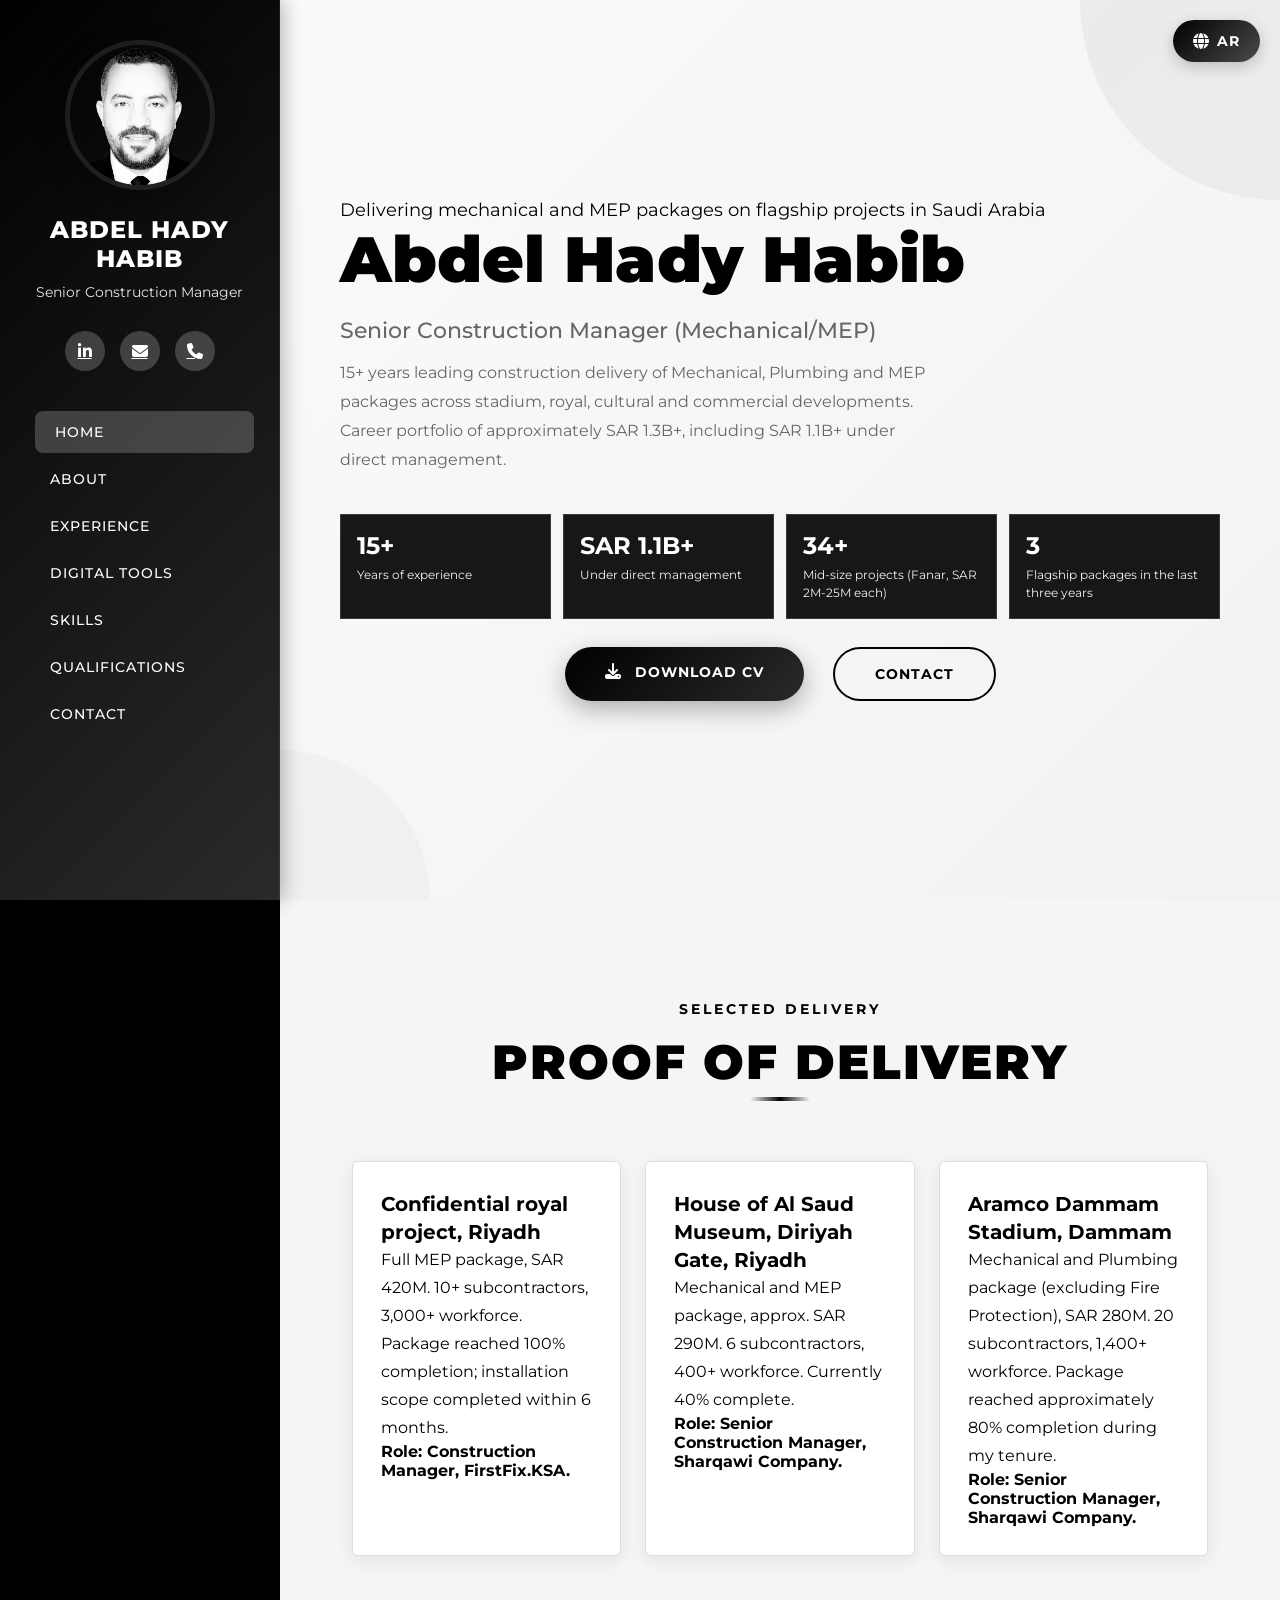
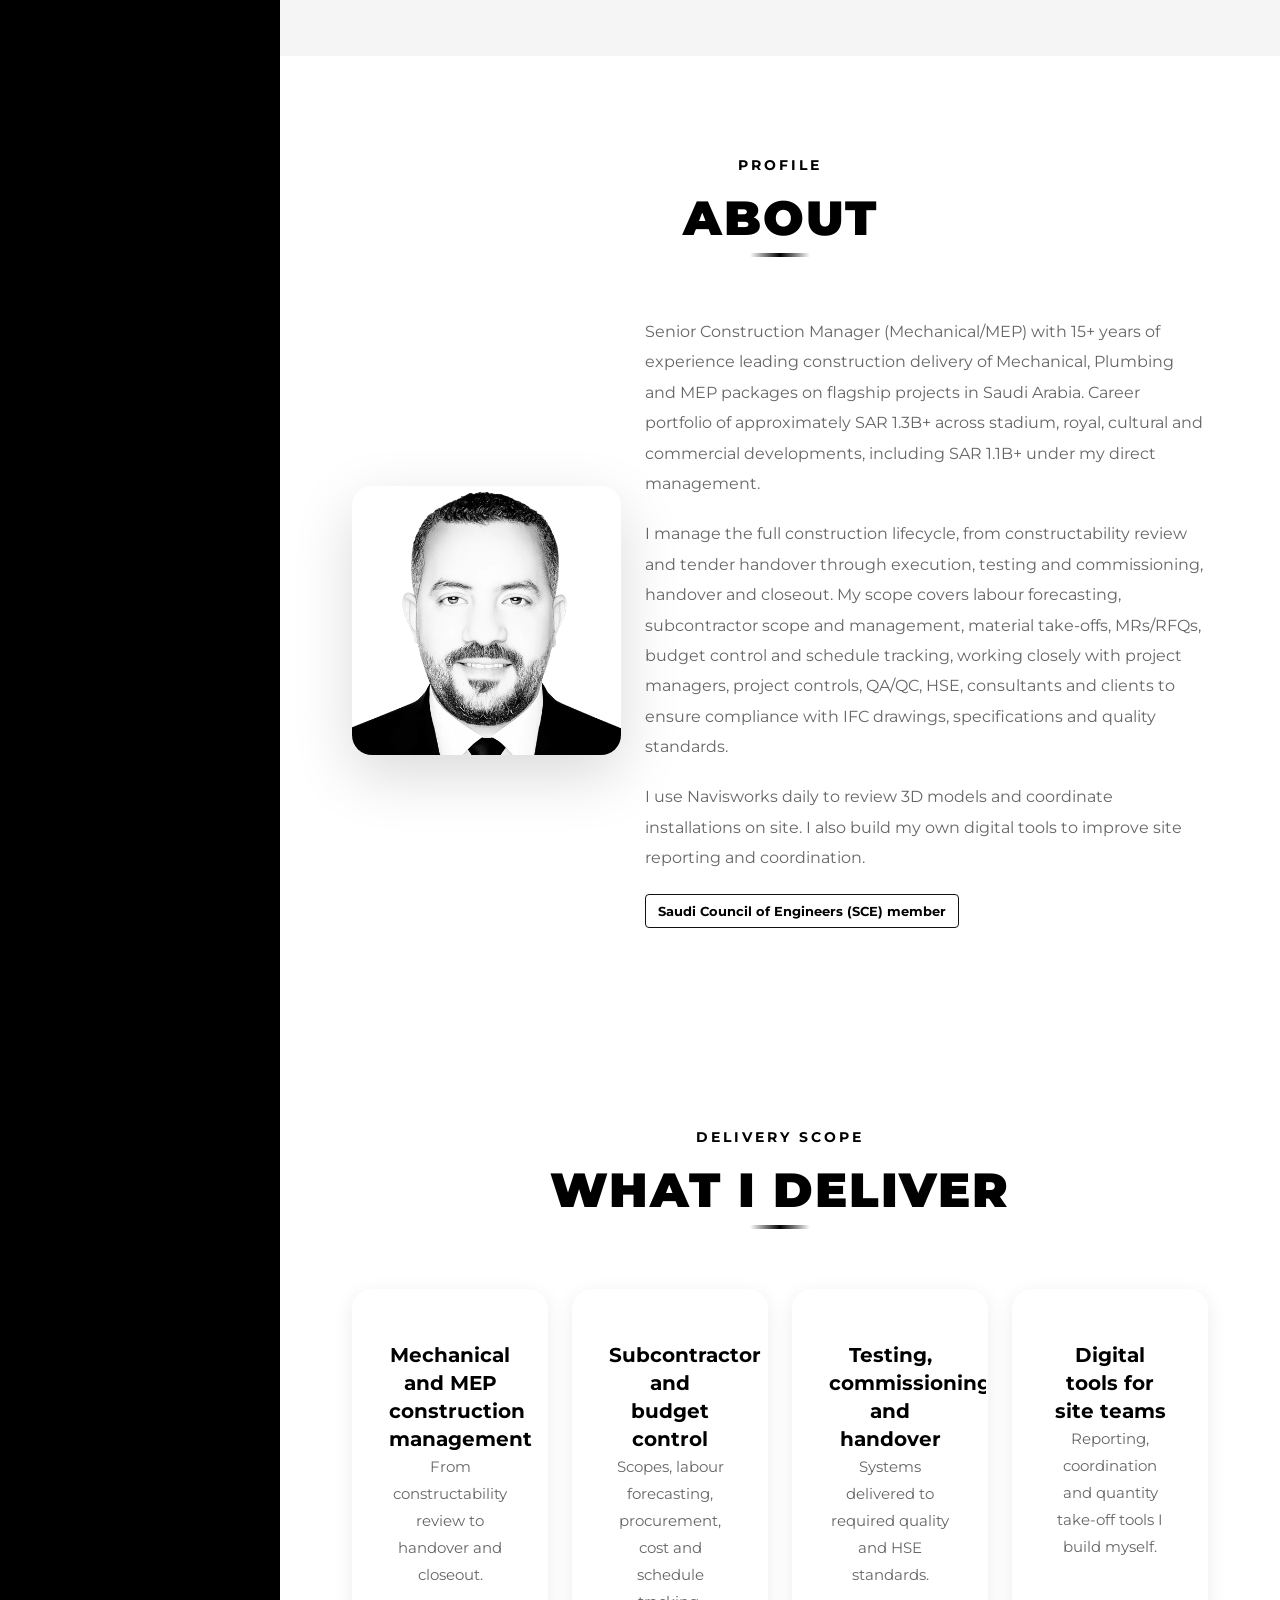
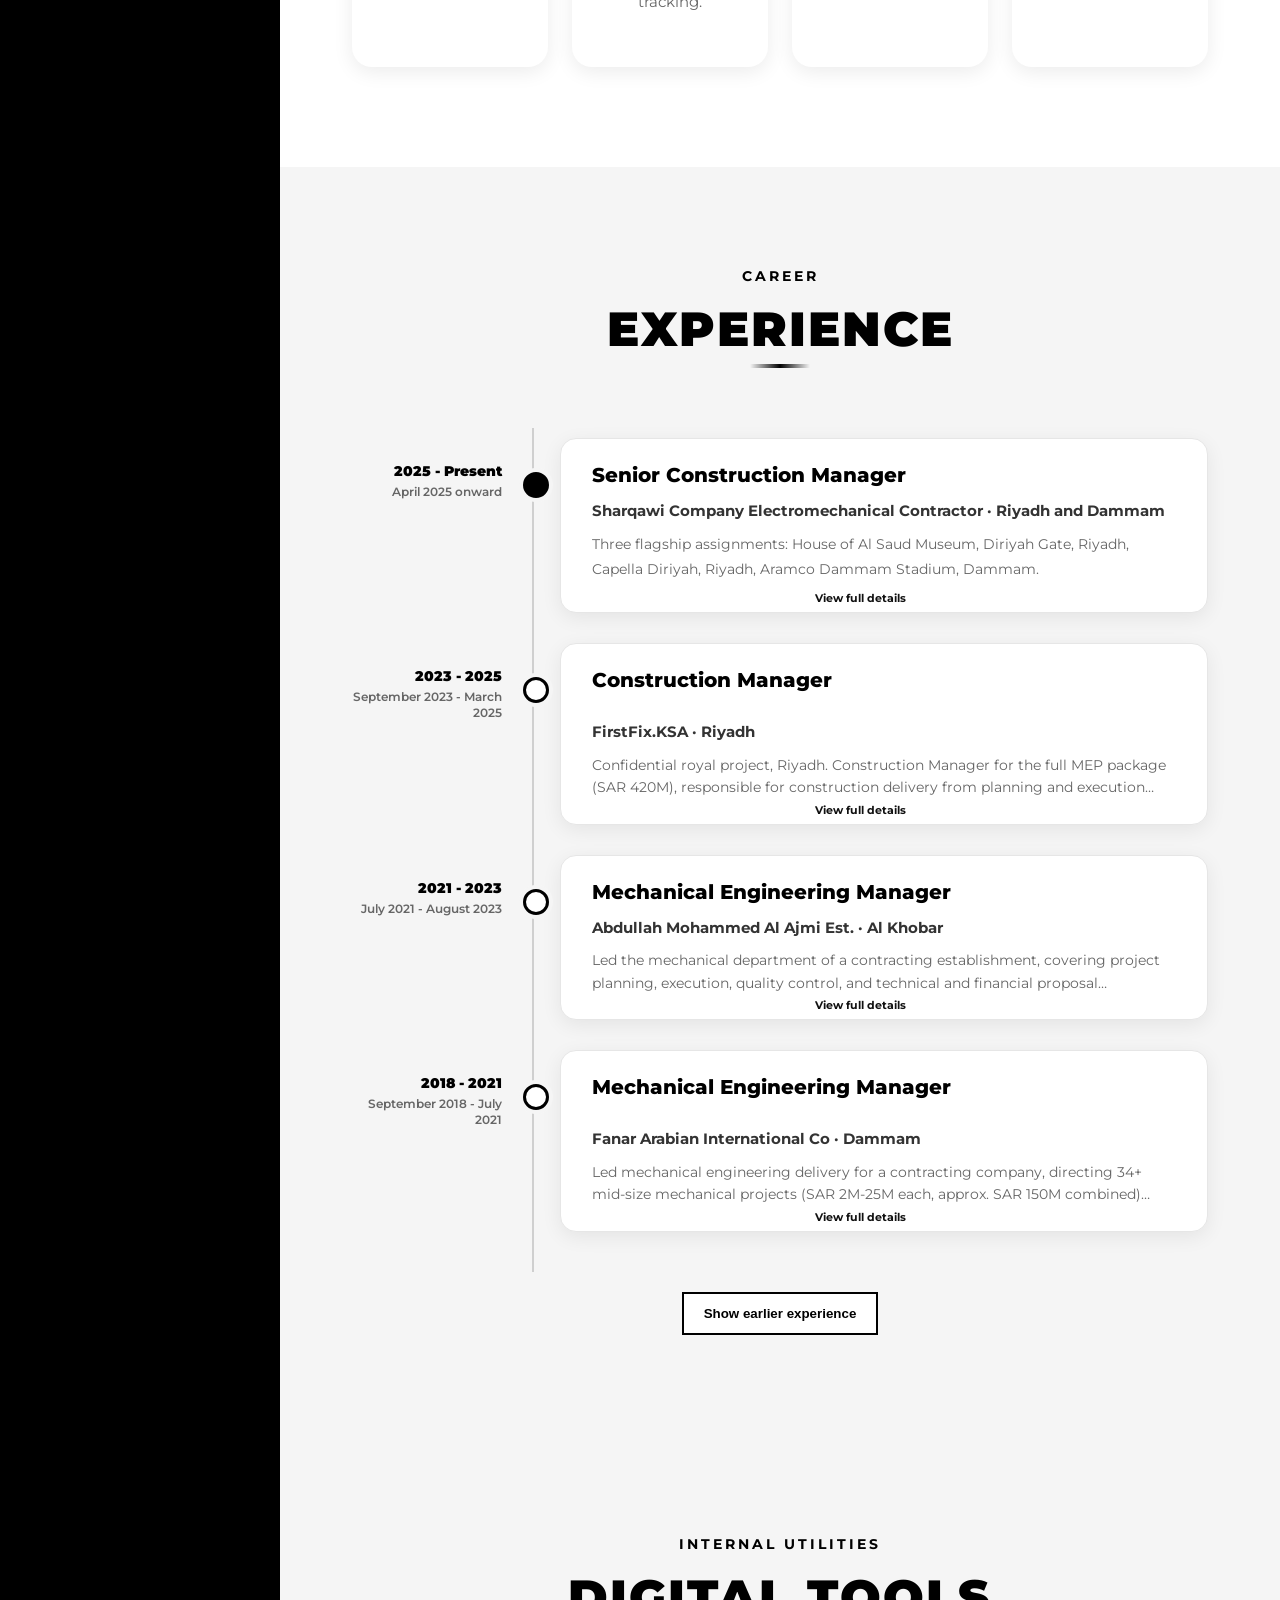
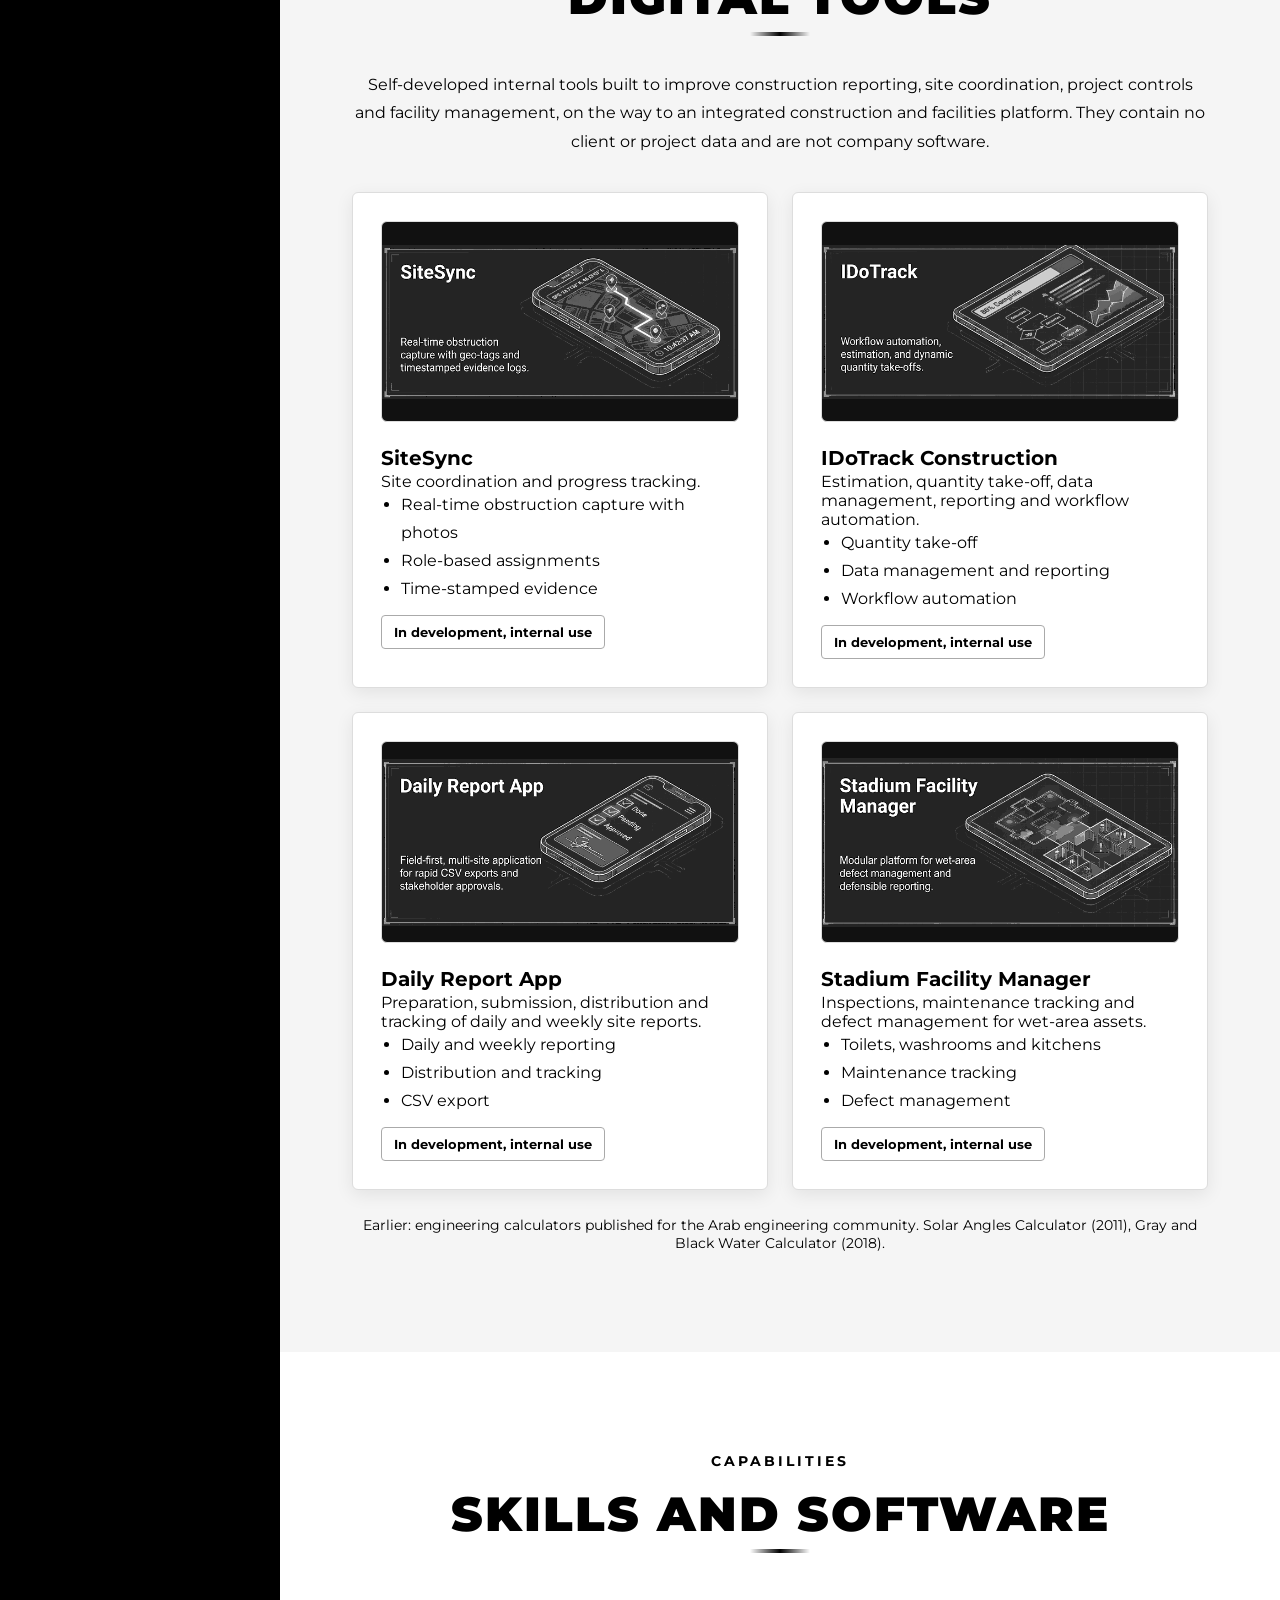
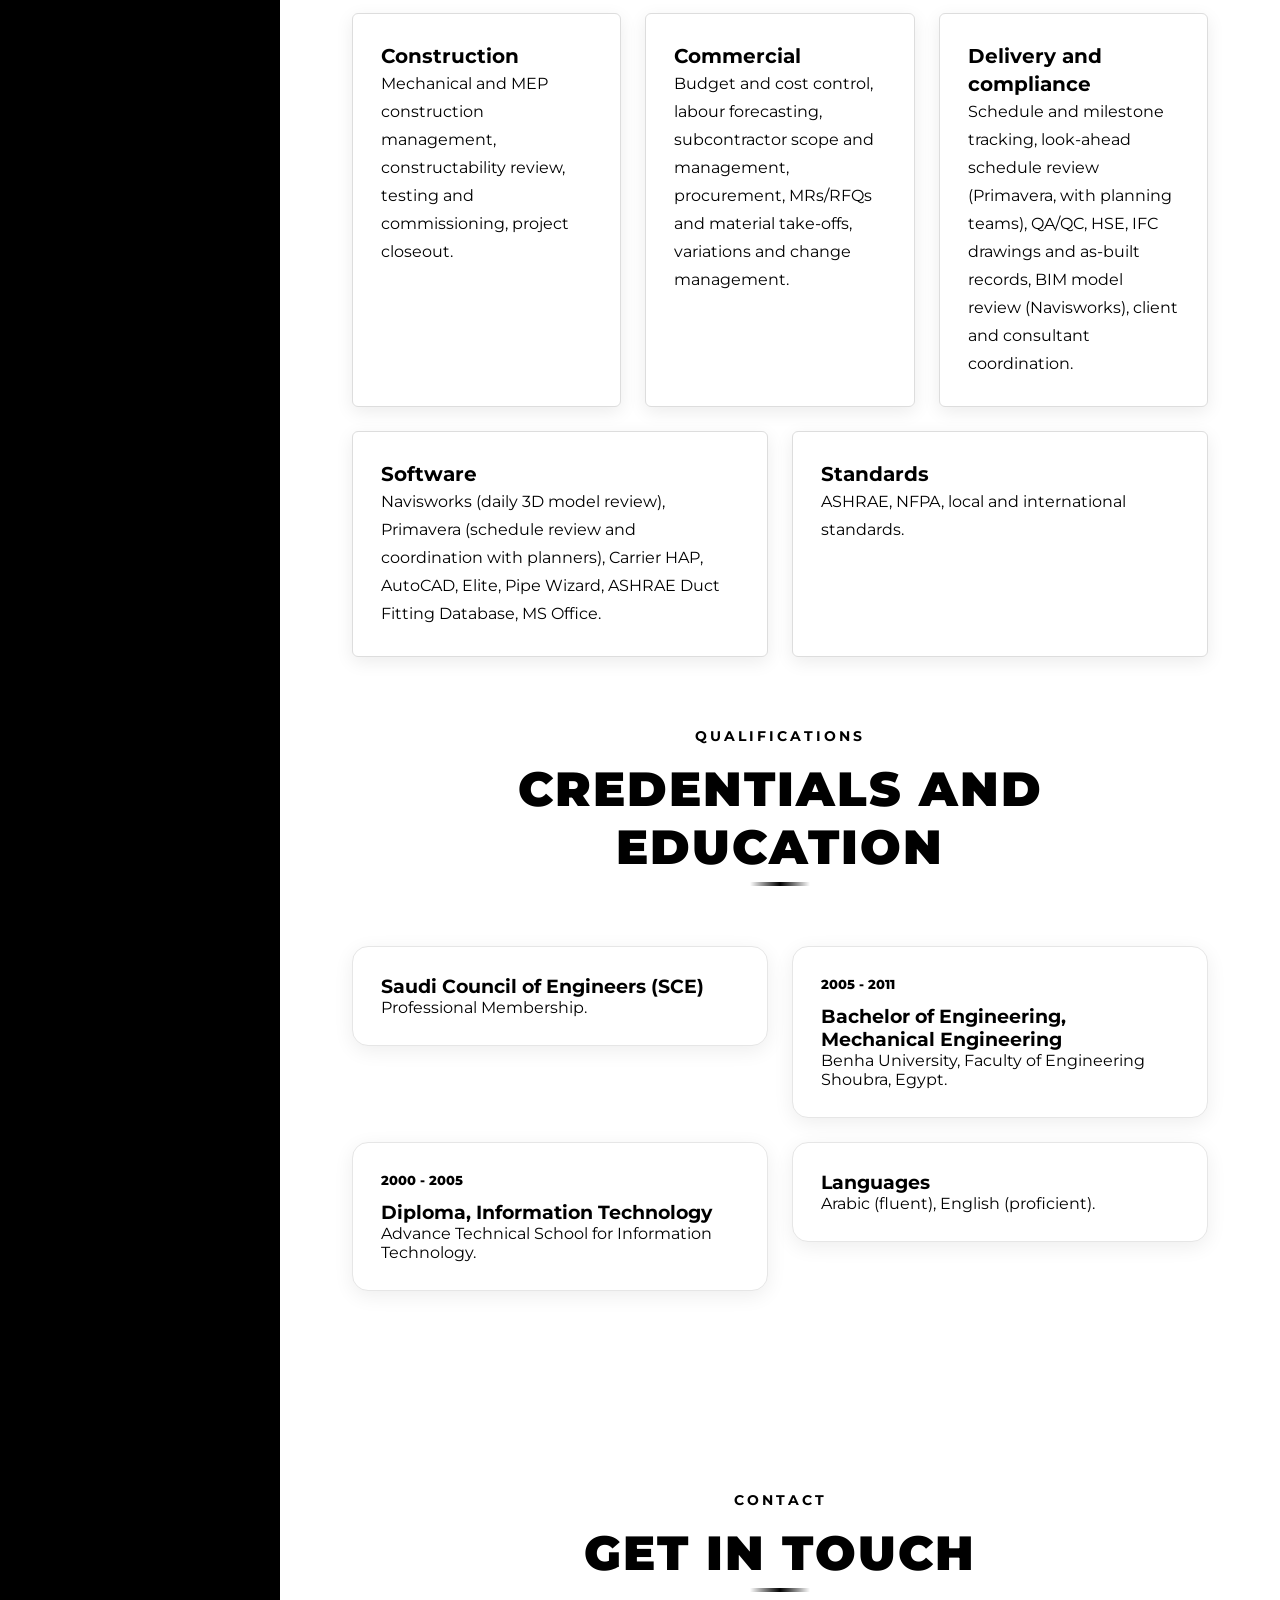
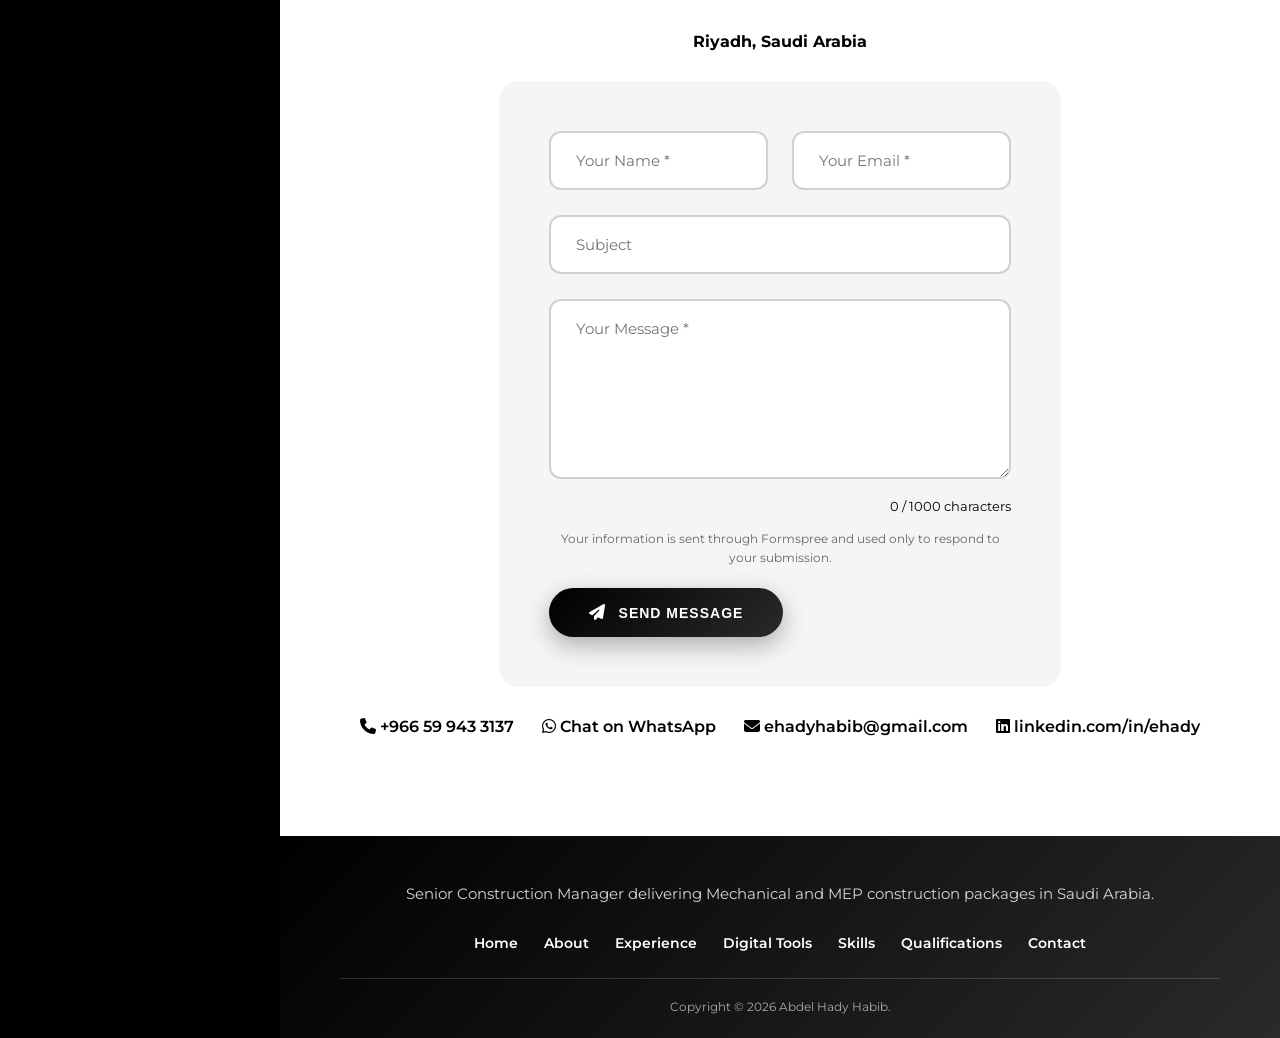
<file: index.html>
<!DOCTYPE html>
<html lang="en">

<head>
    <meta charset="UTF-8">
    <meta name="viewport" content="width=device-width, initial-scale=1.0">
    <title>Abdel Hady Habib | Senior Construction Manager - Mechanical &amp; MEP</title>
    <meta name="description"
        content="Senior Construction Manager in Riyadh, Saudi Arabia, with 15+ years delivering Mechanical and MEP packages and SAR 1.1B+ under direct management.">
    <meta name="author" content="Abdel Hady Habib">
    <meta name="google-site-verification" content="8cYqqci9CVz_u6QqDLPNBThMYgjhyH_rwl_AHP4Nfyo" />
    <meta name="robots" content="index, follow">

    <!-- DNS Prefetch for Faster CDN Loading -->
    <link rel="dns-prefetch" href="https://fonts.googleapis.com">
    <link rel="dns-prefetch" href="https://formspree.io">
    <link rel="dns-prefetch" href="https://formspree.io">

    <!-- Preload Critical Resources -->
    <link rel="preload" href="facephoto.png" as="image">
    <link rel="preconnect" href="https://fonts.googleapis.com">
    <link rel="preconnect" href="https://fonts.gstatic.com" crossorigin>

    <!-- Canonical and language URLs -->
    <link rel="canonical" href="https://ehady.co/">
    <link rel="alternate" hreflang="en" href="https://ehady.co/">
    <link rel="alternate" hreflang="ar" href="https://ehady.co/ar/">
    <link rel="alternate" hreflang="x-default" href="https://ehady.co/">

    <!-- Open Graph Meta Tags -->
    <meta property="og:title" content="Abdel Hady Habib | Senior Construction Manager - Mechanical &amp; MEP">
    <meta property="og:description"
        content="Senior Construction Manager in Riyadh, Saudi Arabia, with 15+ years delivering Mechanical and MEP packages and SAR 1.1B+ under direct management.">
    <meta property="og:type" content="website">
    <meta property="og:url" content="https://ehady.co/">
    <meta property="og:image" content="https://ehady.co/images/og-cover.png">
    <meta property="og:image:width" content="1200">
    <meta property="og:image:height" content="630">
    <meta property="og:image:alt" content="Abdel Hady Habib, Senior Construction Manager for Mechanical and MEP projects in Saudi Arabia">
    <meta property="og:site_name" content="Abdel Hady Habib Portfolio">
    <meta property="og:locale" content="en_US">
    <meta property="og:locale:alternate" content="ar_SA">

    <!-- Twitter Card Meta Tags -->
    <meta name="twitter:card" content="summary_large_image">
    <meta name="twitter:title" content="Abdel Hady Habib | Senior Construction Manager - Mechanical &amp; MEP">
    <meta name="twitter:description" content="15+ years delivering Mechanical and MEP packages in Saudi Arabia, with SAR 1.1B+ under direct management.">
    <meta name="twitter:image" content="https://ehady.co/images/og-cover.png">
    <meta name="twitter:image:alt" content="Abdel Hady Habib, Senior Construction Manager for Mechanical and MEP projects">

    <!-- Favicons -->
    <link rel="icon" type="image/svg+xml" href="images/icons/favicon.svg">
    <link rel="icon" type="image/png" sizes="32x32" href="images/icons/favicon-32.png">
    <link rel="apple-touch-icon" sizes="180x180" href="images/icons/apple-touch-icon.png">
    <meta name="theme-color" content="#000000">

    <link rel="preload" href="assets/fonts/fa-solid-900.woff2" as="font" type="font/woff2" crossorigin>
    <link rel="preload" href="assets/fonts/fa-brands-400.woff2" as="font" type="font/woff2" crossorigin>
    <link href="assets/fontawesome.css" rel="stylesheet">
    <!-- English font only; Arabic font is loaded by /ar/. -->
    <link href="https://fonts.googleapis.com/css2?family=Montserrat:wght@400;700;900&display=swap"
        rel="stylesheet">

    <!-- Schema.org Structured Data -->
    <script type="application/ld+json">
    {
        "@context": "https://schema.org",
        "@graph": [
            {
                "@type": "Person",
                "@id": "https://ehady.co/#person",
                "name": "Abdel Hady Habib",
                "jobTitle": "Senior Construction Manager (Mechanical/MEP)",
                "description": "Senior Construction Manager in Riyadh, Saudi Arabia, with 15+ years delivering Mechanical, Plumbing and MEP construction packages.",
                "url": "https://ehady.co/",
                "image": "https://ehady.co/facephoto.png",
                "email": "ehadyhabib@gmail.com",
                "telephone": "+966599433137",
                "address": {
                    "@type": "PostalAddress",
                    "addressLocality": "Riyadh",
                    "addressCountry": "SA"
                },
                "sameAs": [
                    "https://www.linkedin.com/in/ehady/"
                ],
                "alumniOf": {
                    "@type": "EducationalOrganization",
                    "name": "Benha University, Faculty of Engineering Shoubra"
                },
                "knowsAbout": [
                    "Mechanical construction management",
                    "MEP construction management",
                    "Constructability review",
                    "Testing and commissioning",
                    "Subcontractor management",
                    "Budget and cost control",
                    "QA/QC",
                    "HSE",
                    "Navisworks",
                    "ASHRAE",
                    "NFPA"
                ],
                "hasOccupation": {
                    "@type": "Occupation",
                    "name": "Senior Construction Manager",
                    "occupationalCategory": "Engineering and Architecture"
                }
            },
            {
                "@type": "WebSite",
                "@id": "https://ehady.co/#website",
                "url": "https://ehady.co/",
                "name": "Abdel Hady Habib Portfolio",
                "inLanguage": ["en", "ar"],
                "about": { "@id": "https://ehady.co/#person" },
                "publisher": { "@id": "https://ehady.co/#person" }
            }
        ]
    }
    </script>

    <!-- Google Analytics 4 loads after interaction or an idle fallback. -->
    <script>
        window.dataLayer = window.dataLayer || [];
        function gtag(){dataLayer.push(arguments);}
        function loadAnalytics() {
            if (document.getElementById('ga4-script')) return;
            const script = document.createElement('script');
            script.id = 'ga4-script';
            script.async = true;
            script.src = 'https://www.googletagmanager.com/gtag/js?id=G-8WTLEH9H13';
            document.head.appendChild(script);
            gtag('js', new Date());
            gtag('config', 'G-8WTLEH9H13', {
                'send_page_view': true,
                'cookie_flags': 'SameSite=None;Secure'
            });
        }
        ['pointerdown', 'keydown', 'touchstart'].forEach(eventName => {
            window.addEventListener(eventName, loadAnalytics, { once: true, passive: true });
        });
        window.setTimeout(loadAnalytics, 10000);
    </script>

    <!-- Manual Translation System (No external dependencies) -->

    <style>
        :root {
            --primary-color: #000000;
            --secondary-color: #1a1a1a;
            --accent-color: #4a4a4a;
            --text-dark: #000000;
            --text-light: #666666;
            --bg-light: #f5f5f5;
        }

        * {
            margin: 0;
            padding: 0;
            box-sizing: border-box;
        }

        /* Lightweight Grid & Layout Helpers (replaces Bootstrap CSS) */
        .container, .container-fluid { width: 100%; margin-inline: auto; padding-inline: 12px; }
        .container { max-width: 1140px; }
        .row { --gx: 1.5rem; --gy: 0; display: flex; flex-wrap: wrap; margin-top: calc(-1 * var(--gy)); margin-inline: calc(-.5 * var(--gx)); }
        .row > * { flex: 0 0 auto; width: 100%; max-width: 100%; padding-inline: calc(.5 * var(--gx)); margin-top: var(--gy); }
        .g-4 { --gx: 1.5rem; --gy: 1.5rem; }
        .align-items-center { align-items: center; }
        .justify-content-center { justify-content: center; }
        .text-center { text-align: center; }
        .mb-4 { margin-bottom: 1.5rem; }
        .visually-hidden { position: absolute !important; width: 1px !important; height: 1px !important; padding: 0 !important; margin: -1px !important; overflow: hidden !important; clip: rect(0, 0, 0, 0) !important; white-space: nowrap !important; border: 0 !important; }
        .me-2 { margin-inline-end: .5rem; }
        @media (min-width: 768px) { .col-md-6 { width: 50%; } }
        @media (min-width: 992px) { .col-lg-3 { width: 25%; } .col-lg-4 { width: 33.3333%; } .col-lg-6 { width: 50%; } .col-lg-8 { width: 66.6667%; } .mb-lg-0 { margin-bottom: 0; } }
        .services-section { background: #fff; }
        .projects-section { background: var(--bg-light); }

        html {
            scroll-behavior: smooth;
            height: 100%;
        }

        /* Reduced Motion Support for Accessibility */
        @media (prefers-reduced-motion: reduce) {
            *,
            *::before,
            *::after {
                animation-duration: 0.01ms !important;
                animation-iteration-count: 1 !important;
                transition-duration: 0.01ms !important;
            }
            
            html {
                scroll-behavior: auto;
            }
        }

        body {
            font-family: 'Montserrat', sans-serif;
            color: var(--text-dark);
            overflow-x: hidden;
            background: #000000;
            margin: 0;
            padding: 0;
            min-height: 100vh;
            height: 100%;
            transition: direction 0.3s ease;
            width: 100%;
            max-width: 100vw;
        }

        /* Arabic Font */
        html[lang="ar"] body {
            font-family: 'Noto Sans Arabic', 'Montserrat', sans-serif;
        }

        html[lang="ar"] body *:not(i):not(.fa):not(.fas):not(.fab):not(.far):not(.fal) {
            font-family: 'Noto Sans Arabic', 'Montserrat', sans-serif;
        }

        html[lang="ar"] .hero-content h1 {
            font-weight: 700;
            letter-spacing: 0;
        }

        html[lang="ar"] .profile-name,
        html[lang="ar"] .nav-menu a {
            letter-spacing: 0;
        }

        /* Keep Font Awesome icons working in both languages */
        i.fa,
        i.fas,
        i.fab,
        i.far,
        i.fal,
        .fa,
        .fas,
        .fab,
        .far,
        .fal {
            font-family: 'Font Awesome 6 Free', 'Font Awesome 6 Brands' !important;
            font-weight: 900 !important;
        }
        
        i.fab {
            font-family: 'Font Awesome 6 Brands' !important;
            font-weight: 400 !important;
        }

        /* RTL Support for Arabic */
        body.rtl {
            direction: rtl;
            text-align: right;
            overflow-x: hidden;
            max-width: 100vw;
        }

        body.rtl .sidebar {
            left: auto;
            right: 0;
            border-right: none;
            border-left: 1px solid rgba(255, 255, 255, 0.1);
            box-shadow: -2px 0 20px rgba(0, 0, 0, 0.3);
        }

        body.rtl .main-content {
            margin-left: 0;
            margin-right: 280px;
            max-width: calc(100vw - 280px);
        }

        body.rtl .footer {
            margin-left: 0;
            margin-right: 280px;
        }

        body.rtl .menu-toggle {
            left: auto;
            right: 20px;
        }

        body.rtl .language-toggle {
            right: auto;
            left: 20px;
        }

        body.rtl .nav-menu a:hover,
        body.rtl .nav-menu a.active {
            transform: translateX(-5px);
        }

        body.rtl .section-title h2::after {
            left: auto;
            right: 0;
        }

        body.rtl .hero-content {
            text-align: right;
        }

        body.rtl .btn-primary-custom,
        body.rtl .btn-outline-custom {
            margin-right: 0;
            margin-left: 15px;
        }

        body.rtl .btn-primary-custom i,
        body.rtl .btn-outline-custom i {
            margin-right: 0;
            margin-left: 8px;
        }

        body.rtl .timeline-item {
            text-align: right;
        }

        body.rtl .service-card {
            text-align: right;
        }

        /* RTL Support for Services Section - Center alignment */
        body.rtl .services-section .service-card {
            text-align: center !important;
        }

        body.rtl .services-section .service-card i {
            margin: 0 auto !important;
        }

        body.rtl .services-section .service-card h4,
        body.rtl .services-section .service-card p {
            text-align: center !important;
        }

        /* Visually Hidden Class for Screen Readers */
        .visually-hidden {
            position: absolute !important;
            width: 1px !important;
            height: 1px !important;
            padding: 0 !important;
            margin: -1px !important;
            overflow: hidden !important;
            clip: rect(0, 0, 0, 0) !important;
            white-space: nowrap !important;
            border: 0 !important;
        }

        /* Sidebar Profile */
        .sidebar {
            position: fixed;
            left: 0;
            top: 0;
            width: 280px;
            height: 100vh;
            background: linear-gradient(135deg, #000000 0%, #2a2a2a 100%);
            padding: 40px 30px;
            color: #fff;
            z-index: 1000;
            overflow-y: auto;
            transition: transform 0.3s ease;
            border-right: 1px solid rgba(255, 255, 255, 0.1);
            box-shadow: 2px 0 20px rgba(0, 0, 0, 0.3);
            /* Hide scrollbar */
            scrollbar-width: none; /* Firefox */
            -ms-overflow-style: none; /* IE and Edge */
        }

        /* Hide scrollbar for Chrome, Safari and Opera */
        .sidebar::-webkit-scrollbar {
            display: none;
        }

        .profile-img {
            width: 150px;
            height: 150px;
            border-radius: 50%;
            border: 5px solid rgba(83, 83, 83, 0.3);
            margin: 0 auto 25px;
            display: block;
            object-fit: cover;
            box-shadow: 0 10px 30px rgba(0, 0, 0, 0.3);
        }

        .profile-name {
            font-size: 24px;
            font-weight: 800;
            text-align: center;
            margin-bottom: 10px;
            text-transform: uppercase;
            letter-spacing: 1px;
        }

        .profile-title {
            font-size: 14px;
            text-align: center;
            opacity: 0.9;
            margin-bottom: 30px;
            font-weight: 400;
        }

        .social-links {
            display: flex;
            justify-content: center;
            gap: 15px;
            margin-bottom: 40px;
        }

        .social-links a {
            width: 40px;
            height: 40px;
            background: rgba(255, 255, 255, 0.2);
            border-radius: 50%;
            display: flex;
            align-items: center;
            justify-content: center;
            color: #fff;
            font-size: 16px;
            transition: all 0.3s ease;
        }

        .social-links a:hover {
            background: #ffffff;
            color: #000000;
            transform: translateY(-3px);
        }

        .nav-menu {
            list-style: none;
        }

        .nav-menu li {
            margin-bottom: 5px;
        }

        .nav-menu a {
            color: #fff;
            text-decoration: none;
            padding: 12px 20px;
            display: block;
            border-radius: 8px;
            transition: all 0.3s ease;
            font-weight: 500;
            font-size: 14px;
            text-transform: uppercase;
            letter-spacing: 1px;
        }

        .nav-menu a:hover,
        .nav-menu a.active {
            background: rgba(255, 255, 255, 0.2);
            transform: translateX(5px);
        }

        .nav-menu a:focus,
        .social-links a:focus,
        button:focus,
        input:focus,
        textarea:focus {
            outline: 2px solid #ffffff;
            outline-offset: 2px;
        }

        /* Main Content */
        .main-content {
            margin-left: 280px;
            padding: 0;
            background: #ffffff;
            overflow-x: hidden;
            max-width: calc(100vw - 280px);
        }

        /* Hero Section */
        .hero-section {
            min-height: 100vh;
            background: linear-gradient(135deg, rgba(0, 0, 0, 0.02) 0%, rgba(0, 0, 0, 0.05) 100%);
            display: flex;
            align-items: center;
            padding: 80px 60px;
            position: relative;
            overflow: hidden;
        }

        .hero-section::before {
            content: '';
            position: absolute;
            width: 400px;
            height: 400px;
            background: linear-gradient(135deg, #000000 0%, #4a4a4a 100%);
            border-radius: 50%;
            top: -200px;
            right: -200px;
            opacity: 0.05;
            animation: float 8s ease-in-out infinite;
        }

        .hero-section::after {
            content: '';
            position: absolute;
            width: 300px;
            height: 300px;
            background: linear-gradient(135deg, #1a1a1a 0%, #3a3a3a 100%);
            border-radius: 50%;
            bottom: -150px;
            left: -150px;
            opacity: 0.03;
            animation: float 10s ease-in-out infinite reverse;
        }

        @keyframes float {

            0%,
            100% {
                transform: translate(0, 0) rotate(0deg);
            }

            50% {
                transform: translate(-30px, 30px) rotate(180deg);
            }
        }

        .hero-content {
            position: relative;
            z-index: 1;
        }

        .hero-content h4 {
            color: var(--primary-color);
            font-size: 16px;
            font-weight: 700;
            text-transform: uppercase;
            letter-spacing: 3px;
            margin-bottom: 20px;
            opacity: 0;
            animation: fadeInUp 0.8s ease 0.2s forwards;
        }

        @keyframes fadeInUp {
            from {
                opacity: 0;
                transform: translateY(30px);
            }

            to {
                opacity: 1;
                transform: translateY(0);
            }
        }

        .hero-content h1 {
            font-size: 64px;
            font-weight: 900;
            color: var(--text-dark);
            line-height: 1.2;
            margin-bottom: 20px;
            opacity: 0;
            animation: fadeInUp 0.8s ease 0.4s forwards;
        }

        .hero-content h1 span {
            background: linear-gradient(135deg, #000000 0%, #4a4a4a 100%);
            -webkit-background-clip: text;
            -webkit-text-fill-color: transparent;
            background-clip: text;
            display: inline-block;
            position: relative;
        }

        .hero-content h1 span::after {
            content: '|';
            position: absolute;
            right: -10px;
            color: #000000;
            animation: blink 0.7s step-end infinite;
        }

        @keyframes blink {
            50% {
                opacity: 0;
            }
        }

        .hero-subtitle {
            font-size: 22px;
            color: var(--text-light);
            margin-bottom: 15px;
            font-weight: 500;
            opacity: 0;
            animation: fadeInUp 0.8s ease 0.6s forwards;
        }

        .hero-desc {
            font-size: 16px;
            color: var(--text-light);
            line-height: 1.8;
            margin-bottom: 40px;
            max-width: 600px;
            opacity: 0;
            animation: fadeInUp 0.8s ease 0.8s forwards;
        }

        .hero-content>div {
            opacity: 0;
            animation: fadeInUp 0.8s ease 1s forwards;
        }

        .btn-primary-custom {
            background: linear-gradient(135deg, #000000 0%, #2a2a2a 100%);
            color: #fff;
            padding: 16px 40px;
            border: none;
            border-radius: 50px;
            font-weight: 700;
            text-transform: uppercase;
            letter-spacing: 1px;
            font-size: 14px;
            display: inline-block;
            text-decoration: none;
            transition: all 0.3s ease;
            box-shadow: 0 8px 25px rgba(0, 0, 0, 0.3);
            margin-right: 15px;
        }

        .btn-primary-custom:hover {
            transform: translateY(-3px);
            box-shadow: 0 12px 35px rgba(0, 0, 0, 0.4);
            background: linear-gradient(135deg, #1a1a1a 0%, #3a3a3a 100%);
            color: #fff;
        }

        .btn-outline-custom {
            background: transparent;
            color: #000000;
            padding: 16px 40px;
            border: 2px solid #000000;
            border-radius: 50px;
            font-weight: 700;
            text-transform: uppercase;
            letter-spacing: 1px;
            font-size: 14px;
            display: inline-block;
            text-decoration: none;
            transition: all 0.3s ease;
        }

        .btn-outline-custom:hover {
            background: #000000;
            color: #fff;
            transform: translateY(-3px);
        }

        /* Button Icon Spacing */
        .btn-primary-custom i,
        .btn-outline-custom i {
            margin-right: 8px;
            font-size: 16px;
        }

        /* Section Styles */
        .section {
            padding: 100px 60px;
        }

        .section-title {
            text-align: center;
            margin-bottom: 70px;
        }

        .section-title span {
            color: var(--primary-color);
            font-size: 14px;
            font-weight: 700;
            text-transform: uppercase;
            letter-spacing: 3px;
            display: block;
            margin-bottom: 15px;
        }

        .section-title h2 {
            font-size: 48px;
            font-weight: 900;
            color: var(--text-dark);
            text-transform: uppercase;
            letter-spacing: 2px;
            position: relative;
            display: inline-block;
        }

        .section-title h2::after {
            content: '';
            position: absolute;
            bottom: -10px;
            left: 50%;
            transform: translateX(-50%);
            width: 60px;
            height: 4px;
            background: linear-gradient(90deg, transparent, #000000, transparent);
        }

        /* About Section */
        .about-section {
            background: #fff;
        }

        .about-img-wrapper {
            position: relative;
            animation: fadeInLeft 1s ease;
        }

        @keyframes fadeInLeft {
            from {
                opacity: 0;
                transform: translateX(-50px);
            }

            to {
                opacity: 1;
                transform: translateX(0);
            }
        }

        .about-img-wrapper img {
            width: 100%;
            border-radius: 20px;
            box-shadow: 0 20px 60px rgba(0, 0, 0, 0.15);
            transition: transform 0.5s ease;
        }

        .about-img-wrapper:hover img {
            transform: scale(1.05) rotate(2deg);
        }

        .about-img-wrapper::before {
            content: '';
            position: absolute;
            width: 100%;
            height: 100%;
            background: linear-gradient(135deg, #000000 0%, #4a4a4a 100%);
            border-radius: 20px;
            top: 20px;
            left: 20px;
            z-index: -1;
            opacity: 0.15;
            transition: all 0.5s ease;
        }

        .about-img-wrapper:hover::before {
            top: 25px;
            left: 25px;
            opacity: 0.25;
        }

        .about-content {
            animation: fadeInRight 1s ease 0.3s backwards;
        }

        @keyframes fadeInRight {
            from {
                opacity: 0;
                transform: translateX(50px);
            }

            to {
                opacity: 1;
                transform: translateX(0);
            }
        }

        .about-content h3 {
            font-size: 36px;
            font-weight: 800;
            color: var(--text-dark);
            margin-bottom: 25px;
            position: relative;
            display: inline-block;
        }

        .about-content h3::after {
            content: '';
            position: absolute;
            bottom: -10px;
            left: 0;
            width: 60px;
            height: 4px;
            background: linear-gradient(135deg, #000000 0%, #4a4a4a 100%);
            border-radius: 2px;
        }

        .about-content p {
            font-size: 16px;
            color: var(--text-light);
            line-height: 1.9;
            margin-bottom: 20px;
        }

        .info-box {
            background: var(--bg-light);
            padding: 30px;
            border-radius: 15px;
            margin: 30px 0;
            transition: all 0.3s ease;
            border: 2px solid transparent;
        }

        .info-box:hover {
            border-color: #e0e0e0;
            box-shadow: 0 5px 20px rgba(0, 0, 0, 0.05);
        }

        .info-box .row>div {
            margin-bottom: 15px;
        }

        .info-box strong {
            color: var(--text-dark);
            font-weight: 700;
            margin-right: 10px;
        }

        /* Stats */
        .stats-row {
            margin-top: 40px;
        }

        .stat-item {
            text-align: center;
            padding: 30px;
            background: linear-gradient(135deg, rgba(0, 0, 0, 0.05) 0%, rgba(0, 0, 0, 0.08) 100%);
            border-radius: 15px;
            transition: all 0.3s ease;
            position: relative;
            overflow: hidden;
        }

        .stat-item::before {
            content: '';
            position: absolute;
            top: 0;
            left: -100%;
            width: 100%;
            height: 100%;
            background: linear-gradient(90deg, transparent, rgba(255, 255, 255, 0.3), transparent);
            transition: left 0.5s ease;
        }

        .stat-item:hover::before {
            left: 100%;
        }

        .stat-item:hover {
            transform: translateY(-5px) scale(1.05);
            box-shadow: 0 10px 30px rgba(0, 0, 0, 0.1);
        }

        .stat-item h3 {
            font-size: 48px;
            font-weight: 900;
            color: #000000;
            margin-bottom: 10px;
            animation: countUp 2s ease;
        }

        @keyframes countUp {
            from {
                opacity: 0;
                transform: translateY(20px);
            }

            to {
                opacity: 1;
                transform: translateY(0);
            }
        }

        .stat-item p {
            font-size: 14px;
            color: var(--text-light);
            font-weight: 600;
            text-transform: uppercase;
            letter-spacing: 1px;
            margin: 0;
        }

        /* Education & Experience - Preview Option D */
        .timeline-section {
            background: var(--bg-light);
        }

        .experience-list {
            --date-width: 150px;
            --timeline-gap: 58px;
            position: relative;
            padding: 10px 0;
        }

        .experience-list::before {
            content: '';
            position: absolute;
            inset-inline-start: calc(var(--date-width) + 30px);
            top: 0;
            bottom: 0;
            width: 2px;
            background: #cfcfcf;
        }

        .experience-list .timeline-item {
            display: grid;
            grid-template-columns: var(--date-width) minmax(0, 1fr);
            column-gap: var(--timeline-gap);
            row-gap: 0;
            position: relative;
            align-items: start;
            margin-bottom: 30px;
            padding: 0;
            background: transparent;
            border: 0;
            border-radius: 0;
            box-shadow: none;
            opacity: 1;
            animation: none;
        }

        .experience-list .timeline-item::before {
            content: '';
            position: absolute;
            inset-inline-start: calc(var(--date-width) + 21px);
            top: 34px;
            width: 20px;
            height: 20px;
            border: 3px solid #000;
            border-radius: 50%;
            background: #fff;
            box-shadow: 0 0 0 4px var(--bg-light);
            z-index: 3;
        }

        .experience-list .timeline-item::after {
            content: '';
            position: absolute;
            inset-inline-start: calc(var(--date-width) + var(--timeline-gap));
            inset-inline-end: 0;
            top: 0;
            bottom: 0;
            background: #fff;
            border: 1px solid #e6e6e6;
            border-radius: 16px;
            box-shadow: 0 5px 20px rgba(0, 0, 0, .07);
            z-index: 0;
            transition: transform .25s ease, box-shadow .25s ease, border-color .25s ease;
        }

        .experience-list > .timeline-item:first-child::before,
        .experience-list .timeline-item.is-current::before {
            background: #000;
        }

        .experience-list .timeline-item:hover::after {
            transform: translateY(-3px);
            box-shadow: 0 14px 32px rgba(0, 0, 0, .12);
            border-color: #d0d0d0;
        }

        .experience-list .timeline-item > * {
            grid-column: 2;
            position: relative;
            z-index: 2;
        }

        .experience-list .timeline-item > .badge-custom {
            grid-column: 1;
            grid-row: 1;
            align-self: start;
            padding: 24px 0 0;
            margin: 0;
            background: transparent;
            color: #000;
            border-radius: 0;
            font-size: 13px;
            font-weight: 900;
            line-height: 1.35;
            text-align: end;
            text-transform: none;
            letter-spacing: 0;
            box-shadow: none;
        }

        .experience-list .timeline-item > .badge-custom strong {
            display: block;
            font-size: 14px;
            font-weight: 900;
        }

        .experience-list .timeline-item > .badge-custom span {
            display: block;
            margin-top: 3px;
            color: var(--text-light);
            font-size: 12px;
            font-weight: 600;
        }

        .experience-list .timeline-item > h3 {
            margin: 24px 32px 4px;
            font-size: 20px;
            line-height: 1.35;
            font-weight: 800;
        }

        .experience-list .timeline-item > h4 {
            margin: 0 32px 10px;
            color: #333;
            font-size: 15px;
            font-weight: 700;
            line-height: 1.5;
        }

        .experience-list .timeline-item > p {
            margin: 0 32px 12px;
            color: var(--text-light);
            font-size: 14px;
            line-height: 1.6;
        }

        .experience-list .timeline-item > .sub-role {
            margin-inline: 32px;
            padding-block: 0 18px;
        }

        .experience-list .timeline-item > .sub-role:last-of-type {
            padding-bottom: 28px;
        }

        .experience-list .timeline-item.is-compact > p {
            display: -webkit-box;
            -webkit-box-orient: vertical;
            -webkit-line-clamp: 2;
            overflow: hidden;
        }

        .experience-list .timeline-item.has-role-details.is-compact > .sub-role {
            display: none;
        }

        .experience-list .timeline-item .role-summary {
            margin: 0 32px 18px;
            color: var(--text-light);
            font-size: 14px;
            line-height: 1.75;
        }

        .role-details-toggle {
            position: absolute;
            inset-inline-end: 24px;
            bottom: 8px;
            z-index: 4;
            margin: 0;
            padding: 0;
            border: 0;
            background: transparent;
            color: #111;
            font: inherit;
            font-size: 11px;
            font-weight: 700;
            cursor: pointer;
        }

        .experience-list .timeline-item:not(.is-compact) .role-details-toggle {
            position: relative;
            inset: auto;
            grid-column: 2;
            margin: 0 32px 24px;
            justify-self: start;
        }

        #earlier-experience .timeline-item:first-child { margin-top: 0; }

        .credentials-block .timeline-item {
            display: block;
            padding: 28px;
            background: #fff;
            border: 1px solid #e6e6e6;
            border-radius: 16px;
            box-shadow: 0 5px 20px rgba(0, 0, 0, .07);
        }

        .credentials-block .timeline-item > .badge-custom {
            display: block;
            width: fit-content;
            margin: 0 0 12px;
            padding: 0;
            background: transparent;
            color: #000;
            border-radius: 0;
            box-shadow: none;
            font-size: 13px;
            font-weight: 800;
            line-height: 1.4;
            text-align: start;
            text-transform: none;
            letter-spacing: 0;
        }

        .credentials-block .timeline-item::before,
        .credentials-block .timeline-item::after {
            content: none;
        }

        @media (max-width: 991px) {
            .experience-list { --date-width: 82px; --timeline-gap: 54px; }
            .experience-list::before { inset-inline-start: calc(var(--date-width) + 28px); }
            .experience-list .timeline-item::before { inset-inline-start: calc(var(--date-width) + 19px); }
            .experience-list .timeline-item > .badge-custom { font-size: 12px; }
            .experience-list .timeline-item > h3 { margin-inline: 24px; }
            .experience-list .timeline-item > h4,
            .experience-list .timeline-item > p,
            .experience-list .timeline-item > .sub-role { margin-inline: 24px; }
        }

        @media (max-width: 576px) {
            .experience-list { padding-inline-start: 34px; }
            .experience-list::before { inset-inline-start: 10px; }
            .experience-list .timeline-item { display: block; padding: 0 0 22px; }
            .experience-list .timeline-item::before { inset-inline-start: -33px; top: 28px; }
            .experience-list .timeline-item::after { inset-inline: 0; top: 48px; }
            .experience-list .timeline-item > .badge-custom { display: block; padding: 0 0 12px; text-align: start; }
            .experience-list .timeline-item > h3 { margin-top: 0; padding-top: 24px; }
            .experience-list .timeline-item > h4,
            .experience-list .timeline-item > p,
            .experience-list .timeline-item > .sub-role { margin-inline: 22px; }
            .experience-list .timeline-item > h3 { margin-inline: 22px; }
        }

        /* Services */
        .services-section {
            background: #fff;
        }

        .service-card {
            background: #fff;
            padding: 50px 35px;
            border-radius: 20px;
            text-align: center;
            transition: all 0.4s ease;
            border: 2px solid transparent;
            height: 100%;
            box-shadow: 0 5px 20px rgba(0, 0, 0, 0.08);
            position: relative;
            overflow: hidden;
        }

        .service-card::before {
            content: '';
            position: absolute;
            top: 0;
            left: 0;
            width: 100%;
            height: 100%;
            background: linear-gradient(135deg, rgba(0, 0, 0, 0.03) 0%, rgba(0, 0, 0, 0.05) 100%);
            opacity: 0;
            transition: opacity 0.4s ease;
        }

        .service-card:hover::before {
            opacity: 1;
        }

        .service-card:hover {
            transform: translateY(-10px) scale(1.02);
            border-color: #000000;
            box-shadow: 0 20px 50px rgba(0, 0, 0, 0.15);
        }

        .service-card i {
            font-size: 64px;
            background: linear-gradient(135deg, #000000 0%, #4a4a4a 100%);
            -webkit-background-clip: text;
            -webkit-text-fill-color: transparent;
            background-clip: text;
            margin-bottom: 25px;
            transition: transform 0.4s ease;
            position: relative;
            z-index: 1;
        }

        .service-card:hover i {
            transform: scale(1.2) rotate(10deg);
        }

        .service-card h4 {
            font-size: 22px;
            font-weight: 800;
            color: var(--text-dark);
            margin-bottom: 15px;
            text-transform: uppercase;
            letter-spacing: 1px;
        }

        .service-card p {
            font-size: 15px;
            color: var(--text-light);
            line-height: 1.8;
            margin: 0;
        }

        /* Contact */
        .contact-section {
            background: #fff;
        }

        .form-privacy-note {
            color: #666666;
            font-size: 12px;
            line-height: 1.6;
            margin: 0 0 20px;
            text-align: center;
        }

        .contact-form {
            background: var(--bg-light);
            padding: 50px;
            border-radius: 20px;
        }

        .contact-form input,
        .contact-form textarea {
            width: 100%;
            padding: 18px 25px;
            margin-bottom: 25px;
            border: 2px solid #d0d0d0;
            border-radius: 12px;
            font-family: 'Montserrat', sans-serif;
            font-size: 15px;
            transition: all 0.3s ease;
        }

        .contact-form input:focus,
        .contact-form textarea:focus {
            outline: none;
            border-color: #000000;
            box-shadow: 0 0 0 4px rgba(0, 0, 0, 0.1);
        }

        .contact-form textarea {
            min-height: 180px;
            resize: vertical;
        }

        .hero-kicker { font-size: 18px; text-transform: none; }
        .hero-stats { display: grid; grid-template-columns: repeat(4, minmax(0, 1fr)); gap: 12px; margin: 28px auto; max-width: 1080px; }
        .hero-stats div { padding: 16px; border: 1px solid #3a3a3a; background: #171717; }
        .hero-stats strong, .hero-stats span { display: block; }
        .hero-stats strong { font-size: 24px; color: #fff; }
        .hero-stats span { margin-top: 6px; font-size: 12px; line-height: 1.5; color: #f2f2f2; }
        .hero-actions { display: flex; justify-content: center; flex-wrap: wrap; gap: 14px; }
        .proof-section { background: #f5f5f5; }
        .proof-card, .tool-card, .skill-card { height: 100%; padding: 28px; background: #fff; border: 1px solid #ddd; border-radius: 6px; box-shadow: 0 5px 18px rgba(0,0,0,.08); }
        .proof-card h3, .tool-card h3, .skill-card h3, .service-card h3 { font-size: 20px; line-height: 1.4; }
        .proof-card p, .tool-card li, .skill-card p { line-height: 1.75; }
        .credential-badge, .status-badge { display: inline-block; padding: 8px 12px; border: 1px solid #111; border-radius: 4px; font-weight: 700; font-size: 13px; }
        .section-intro { max-width: 900px; margin: -25px auto 35px; text-align: center; line-height: 1.8; }
        .sub-role { margin-top: 24px; padding-top: 20px; border-top: 1px solid #ddd; }
        .sub-role h4 small { display: block; margin-top: 6px; color: #666; font-size: 14px; }
        .experience-toggle { display: block; margin: 20px auto 0; padding: 12px 20px; border: 2px solid #000; background: #fff; color: #000; font-weight: 700; }
        .experience-toggle:hover, .experience-toggle:focus-visible { background: #000; color: #fff; }
        .tool-shot { aspect-ratio: 16 / 9; display: flex; align-items: center; justify-content: center; margin-bottom: 22px; background: #111; color: #fff; border: 1px solid #ddd; border-radius: 6px; overflow: hidden; }
        .tool-shot img { width: 100%; height: 100%; object-fit: contain; display: block; filter: grayscale(100%) contrast(1.05); }
        .tool-card ul { padding-inline-start: 20px; }
        .status-badge { margin-top: 12px; border-color: #aaa; }
        .earlier-tools { margin-top: 26px; text-align: center; font-size: 14px; }
        .credentials-block { margin-top: 70px; }
        .contact-location { margin: -20px 0 30px; text-align: center; font-weight: 700; }
        .contact-methods { display: flex; flex-wrap: wrap; justify-content: center; gap: 18px 28px; margin-top: 30px; }
        .contact-methods a { color: #000; font-weight: 600; text-decoration: none; }
        .character-count { margin-top: -12px; margin-bottom: 14px; text-align: end; }
        .honeypot { position: absolute !important; inset-inline-start: 0 !important; width: 1px !important; height: 1px !important; opacity: 0 !important; pointer-events: none !important; }
        .field-error { display: none; min-height: 18px; color: #b00020; font-size: 12px; }
        #form-msg { display: none; margin-top: 22px; padding: 16px; border: 1px solid currentColor; font-weight: 700; }
        #form-msg.success { display: block; color: #126b2c; }
        #form-msg.error { display: block; color: #9c1c1c; }
        .footer { margin-left: 280px; padding: 44px 48px 24px; background: linear-gradient(135deg, #000 0%, #2a2a2a 100%); color: #d6d6d6; text-align: center; }
        .footer > .container-fluid { max-width: 1100px; }
        .footer > .container-fluid > p { max-width: 760px; margin: 0 auto; font-size: 15px; line-height: 1.8; }
        .footer-links { display: flex; flex-wrap: wrap; justify-content: center; gap: 12px 26px; padding: 0; margin: 26px 0; list-style: none; }
        .footer-links a { color: #fff; font-size: 14px; font-weight: 600; text-decoration: none; border-bottom: 1px solid transparent; transition: border-color .2s ease, color .2s ease; }
        .footer-links a:hover { color: #fff; border-bottom-color: #fff; }
        .footer-bottom { padding-top: 20px; border-top: 1px solid rgba(255,255,255,.16); }
        .footer-bottom p { margin: 0; color: #aaa; font-size: 12px; }
        a:focus-visible, button:focus-visible, input:focus-visible, textarea:focus-visible, [tabindex]:focus-visible { outline: 3px solid #e0a800 !important; outline-offset: 3px; }
        html[dir="rtl"] body { direction: rtl; }
        html[dir="rtl"] .sidebar { left: auto; right: 0; }
        html[dir="rtl"] .main-content { margin-left: 0; margin-right: 280px; }
        html[dir="rtl"] .footer { margin-left: 0; margin-right: 280px; }
        html[dir="rtl"] .section-title, html[dir="rtl"] .about-content, html[dir="rtl"] .timeline-item, html[dir="rtl"] .service-card, html[dir="rtl"] .tool-card, html[dir="rtl"] .skill-card, html[dir="rtl"] .proof-card { text-align: right; }
        @media (max-width: 991px) { html[dir="rtl"] .main-content, html[dir="rtl"] .footer { margin-right: 0; } .hero-stats { grid-template-columns: repeat(2, minmax(0,1fr)); } }
        @media (max-width: 576px) { .footer { padding: 36px 20px 22px; } .footer-links { gap: 12px 18px; } .hero-stats { grid-template-columns: 1fr; } .hero-actions { flex-direction: column; } .hero-actions a { width: 100%; } .contact-methods { flex-direction: column; align-items: center; } }

        .menu-toggle {
            position: fixed;
            top: 20px;
            left: 20px;
            z-index: 1100;
            display: none;
            width: 50px;
            height: 50px;
            padding: 0;
            border: 1px solid rgba(255, 255, 255, .2);
            border-radius: 6px;
            background: #111;
            color: #fff;
            font-size: 20px;
            cursor: pointer;
            box-shadow: 0 5px 15px rgba(0, 0, 0, .25);
        }

        /* Language Toggle Button */
        .language-toggle {
            position: fixed;
            top: 20px;
            right: 20px;
            z-index: 1001;
            display: flex;
            align-items: center;
            gap: 8px;
            padding: 12px 20px;
            background: linear-gradient(135deg, #000000 0%, #4a4a4a 100%);
            border: none;
            border-radius: 25px;
            color: #fff;
            font-size: 14px;
            font-weight: 700;
            cursor: pointer;
            box-shadow: 0 5px 15px rgba(0, 0, 0, 0.2);
            transition: all 0.3s ease;
        }

        .language-toggle:hover {
            transform: translateY(-2px);
            box-shadow: 0 8px 20px rgba(0, 0, 0, 0.3);
            background: linear-gradient(135deg, #1a1a1a 0%, #5a5a5a 100%);
        }

        .language-toggle i {
            font-size: 16px;
        }

        .language-toggle span {
            font-family: 'Montserrat', sans-serif;
            letter-spacing: 1px;
        }

        /* Manual Translation System - No external dependencies */

        /* Print Styles */
        @media print {

            .sidebar,
            .menu-toggle,
            .language-toggle,
            .scroll-to-top {
                display: none !important;
            }

            .main-content,
            .footer {
                margin-left: 0 !important;
            }

            .section,
            .hero-section {
                page-break-inside: avoid;
                padding: 30px 20px !important;
            }

            body {
                background: #fff !important;
            }
        }

        /* Responsive */
        @media (max-width: 991px) {
            .sidebar {
                transform: translateX(-100%);
            }

            .sidebar.active {
                transform: translateX(0);
            }

            .main-content {
                margin-left: 0;
                max-width: 100vw;
            }

            .footer {
                margin-left: 0;
            }

            .menu-toggle {
                display: block;
            }

            .hero-section {
                padding: 110px 30px 60px;
            }

            .section {
                padding: 60px 30px;
            }

            .hero-content h1 {
                font-size: 42px;
            }

            .section-title h2 {
                font-size: 36px;
            }
            
            /* RTL Mobile Fixes */
            body.rtl .sidebar {
                transform: translateX(100%);
                left: auto;
                right: 0;
            }
            
            body.rtl .sidebar.active {
                transform: translateX(0);
            }
            
            body.rtl .main-content {
                margin-right: 0;
                max-width: 100vw;
            }
            
            body.rtl .footer {
                margin-right: 0;
            }
            
            body.rtl .menu-toggle {
                left: auto;
                right: 20px;
            }
            
            body.rtl .language-toggle {
                right: auto;
                left: 20px;
            }
            
            /* Mobile Text Alignment for RTL */
            body.rtl .hero-content,
            body.rtl .about-content,
            body.rtl .timeline-item,
            body.rtl .service-card {
                text-align: right;
            }
            
            body.rtl .btn-primary-custom,
            body.rtl .btn-outline-custom {
                margin-left: 15px;
                margin-right: 0;
            }
            
            /* Ensure grid columns stack properly on mobile */
            .row > [class*='col-'] {
                margin-bottom: 20px;
            }
            
}
        
        /* Tablet Devices */
        @media (min-width: 577px) and (max-width: 991px) {
            .hero-content h1 {
                font-size: 38px;
            }
            
            .section-title h2 {
                font-size: 32px;
            }
            
            .btn-primary-custom,
            .btn-outline-custom {
                padding: 14px 30px;
            }
            
            body.rtl .hero-content h1 {
                font-size: 36px;
            }
            
            body.rtl .section-title h2 {
                font-size: 30px;
            }
        }
        
        /* Extra Small Mobile Devices */
        @media (max-width: 576px) {
            .hero-content h1 {
                font-size: 32px;
            }
            
            .section-title h2 {
                font-size: 28px;
            }
            
            .hero-section {
                padding: 100px 20px 40px;
            }

            .section {
                padding: 40px 20px;
            }
            
            .stat-item h3 {
                font-size: 36px;
            }
            
            .profile-img {
                width: 120px;
                height: 120px;
            }
            
            .language-toggle {
                padding: 10px 16px;
                font-size: 12px;
            }
            
            .menu-toggle {
                width: 45px;
                height: 45px;
                font-size: 20px;
            }
            
            /* RTL Mobile Small Screen Fixes */
            body.rtl .language-toggle {
                left: 15px;
                right: auto;
            }
            
            body.rtl .menu-toggle {
                right: 15px;
                left: auto;
            }
            
            /* Additional Mobile Optimizations */
            .btn-primary-custom,
            .btn-outline-custom {
                padding: 12px 25px;
                font-size: 14px;
                width: 100%;
                text-align: center;
                margin: 10px 0;
            }
            
            .timeline-item {
                padding: 20px;
            }
            
            .service-card {
                padding: 25px 20px;
            }
            
.contact-form input,
            .contact-form textarea {
                font-size: 16px; /* Prevents zoom on iOS */
            }
            
            /* Ensure images don't overflow */
            img {
                max-width: 100%;
                height: auto;
            }
            
            /* Fix table overflow in About section */
            .about-info table {
                font-size: 14px;
            }
            
            .about-info table td {
                padding: 8px 5px;
                word-break: break-word;
            }
            
            /* RTL Button fixes for small screens */
            body.rtl .btn-primary-custom,
            body.rtl .btn-outline-custom {
                margin: 10px 0;
                width: 100%;
            }
            
            body.rtl .hero-content h1 {
                font-size: 28px;
            }
            
            body.rtl .section-title h2 {
                font-size: 24px;
            }
        }

        /* Scroll to Top */
        .scroll-top {
            position: fixed;
            bottom: 30px;
            right: 30px;
            width: 50px;
            height: 50px;
            background: linear-gradient(135deg, #000000 0%, #3a3a3a 100%);
            color: #fff;
            border-radius: 50%;
            display: none;
            align-items: center;
            justify-content: center;
            font-size: 20px;
            cursor: pointer;
            border: none;
            z-index: 999;
            box-shadow: 0 5px 20px rgba(0, 0, 0, 0.4);
            transition: all 0.3s ease;
        }

        .scroll-top:hover {
            transform: translateY(-5px);
            box-shadow: 0 10px 30px rgba(0, 0, 0, 0.5);
            background: linear-gradient(135deg, #1a1a1a 0%, #4a4a4a 100%);
        }

        /* Scroll Progress Bar */
        .scroll-progress {
            position: fixed;
            top: 0;
            left: 0;
            width: 0%;
            height: 4px;
            background: linear-gradient(90deg, #000000 0%, #4a4a4a 100%);
            z-index: 10000;
            transition: width 0.1s ease;
        }

        /* Additional Animations */
        @keyframes bounce {

            0%,
            20%,
            50%,
            80%,
            100% {
                transform: translateY(0);
            }

            40% {
                transform: translateY(-10px);
            }

            60% {
                transform: translateY(-5px);
            }
        }

        .scroll-indicator {
            animation: bounce 2s infinite;
        }

        /* Skip to Content Link (Accessibility) */
        .skip-to-content {
            position: absolute;
            top: -40px;
            left: 0;
            background: #000;
            color: #fff;
            padding: 10px 20px;
            text-decoration: none;
            z-index: 10000;
            transition: top 0.3s;
        }

        .skip-to-content:focus {
            top: 0;
            outline: 2px solid #fff;
        }

        /* Tooltips */
        [data-tooltip] {
            position: relative;
            cursor: pointer;
        }

        [data-tooltip]::after {
            content: attr(data-tooltip);
            position: absolute;
            bottom: 100%;
            left: 50%;
            transform: translateX(-50%) translateY(-10px);
            background: #000000;
            color: #ffffff;
            padding: 8px 12px;
            border-radius: 6px;
            font-size: 12px;
            white-space: nowrap;
            opacity: 0;
            pointer-events: none;
            transition: all 0.3s ease;
            z-index: 1000;
        }

        [data-tooltip]::before {
            content: '';
            position: absolute;
            bottom: 100%;
            left: 50%;
            transform: translateX(-50%) translateY(5px);
            border: 6px solid transparent;
            border-top-color: #000000;
            opacity: 0;
            pointer-events: none;
            transition: all 0.3s ease;
            z-index: 1000;
        }

        [data-tooltip]:hover::after,
        [data-tooltip]:hover::before {
            opacity: 1;
            transform: translateX(-50%) translateY(0);
        }

        /* Selection Styling */
        ::selection {
            background: #000000;
            color: #ffffff;
        }

        ::-moz-selection {
            background: #000000;
            color: #ffffff;
        }
    </style>
</head>

<body>
    <!-- Skip to Content Link for Accessibility -->
    <a href="#main-content" class="skip-to-content">Skip to main content</a>

    <!-- Scroll Progress Bar -->
    <div class="scroll-progress" id="scrollProgress"></div>

    <!-- Mobile Menu Toggle -->
    <button class="menu-toggle" onclick="toggleSidebar()" aria-label="Open navigation menu" aria-controls="sidebar" aria-expanded="false">
        <i class="fas fa-bars" aria-hidden="true"></i>
    </button>

    <!-- Language Toggle -->
    <button class="language-toggle" onclick="toggleLanguage()" aria-label="Switch Language">
        <i class="fas fa-globe"></i>
        <span id="currentLang">EN</span>
    </button>

    <!-- Sidebar -->
    <aside class="sidebar" id="sidebar">
        <picture>
            <source srcset="facephoto.webp" type="image/webp">
            <img src="facephoto.png" alt="Abdel Hady Habib" class="profile-img" width="150" height="150" loading="eager" decoding="async"
                onerror="this.onerror=null; this.src='data:image/svg+xml,%3Csvg xmlns=%22http://www.w3.org/2000/svg%22 width=%22150%22 height=%22150%22 viewBox=%220 0 150 150%22%3E%3Ccircle fill=%22%23000000%22 cx=%2275%22 cy=%2275%22 r=%2275%22/%3E%3Ctext fill=%22%23ffffff%22 font-family=%22Arial,sans-serif%22 font-size=%2250%22 font-weight=%22bold%22 text-anchor=%22middle%22 x=%2275%22 y=%2290%22%3EAH%3C/text%3E%3C/svg%3E';">
        </picture>

        <p class="profile-name">Abdel Hady Habib</p>
        <p class="profile-title">Senior Construction Manager</p>

        <div class="social-links">
            <a href="https://www.linkedin.com/in/ehady/" target="_blank" rel="noopener noreferrer" aria-label="LinkedIn Profile" data-tooltip="LinkedIn Profile"><i
                    class="fab fa-linkedin-in" aria-hidden="true"></i></a>
            <a href="mailto:ehadyhabib@gmail.com" aria-label="Send Email" data-tooltip="Send Email"><i class="fas fa-envelope" aria-hidden="true"></i></a>
            <a href="tel:+966599433137" aria-label="Call Me" data-tooltip="Call Me"><i class="fas fa-phone" aria-hidden="true"></i></a>
        </div>

        <nav aria-label="Primary navigation">
            <ul class="nav-menu">
                <li><a href="#home" class="active" data-i18n="nav.home">Home</a></li>
                <li><a href="#about" data-i18n="nav.about">About</a></li>
                <li><a href="#experience" data-i18n="nav.experience">Experience</a></li>
                <li><a href="#tools" data-i18n="nav.tools">Digital Tools</a></li>
                <li><a href="#skills" data-i18n="nav.skills">Skills</a></li>
                <li><a href="#credentials" data-i18n="nav.qualifications">Qualifications</a></li>
                <li><a href="#contact" data-i18n="nav.contact">Contact</a></li>
            </ul>
        </nav>
    </aside>

    <!-- Main Content -->
    <main class="main-content" id="main-content">
        <!-- Hero Section -->
        <section class="hero-section" id="home">
            <div class="hero-content">
                <p class="hero-kicker" data-i18n="hero.tagline">Delivering mechanical and MEP packages on flagship projects in Saudi Arabia</p>
                <h1 data-i18n="hero.name">Abdel Hady Habib</h1>
                <h2 class="hero-subtitle" data-i18n="hero.title">Senior Construction Manager (Mechanical/MEP)</h2>
                <p class="hero-desc" data-i18n="hero.summary">15+ years leading construction delivery of Mechanical, Plumbing and MEP packages across stadium, royal, cultural and commercial developments. Career portfolio of approximately SAR 1.3B+, including SAR 1.1B+ under direct management.</p>
                <div class="hero-stats" aria-label="Career statistics">
                    <div><strong>15+</strong><span data-i18n="hero.statYears">Years of experience</span></div>
                    <div><strong>SAR 1.1B+</strong><span data-i18n="hero.statManagement">Under direct management</span></div>
                    <div><strong>34+</strong><span data-i18n="hero.statProjects">Mid-size projects (Fanar, SAR 2M-25M each)</span></div>
                    <div><strong>3</strong><span data-i18n="hero.statFlagship">Flagship packages in the last three years</span></div>
                </div>
                <div class="hero-actions">
                    <a href="Abdel-Hady-Habib-CV.pdf" download class="btn-primary-custom"><i class="fas fa-download" aria-hidden="true"></i> <span data-i18n="cta.download">Download CV</span></a>
                    <a href="#contact" class="btn-outline-custom"><span data-i18n="cta.contact">Contact</span></a>
                </div>
                <!-- Expected CV path: /Abdel-Hady-Habib-CV.pdf. Upload the file to the repository root. -->
            </div>
        </section>

        <section class="section proof-section" aria-labelledby="proof-title">
            <div class="container-fluid">
                <div class="section-title">
                    <span data-i18n="proof.label">Selected Delivery</span>
                    <h2 id="proof-title" data-i18n="proof.title">Proof of Delivery</h2>
                </div>
                <div class="row g-4">
                    <article class="col-lg-4"><div class="proof-card"><h3>Confidential royal project, Riyadh</h3><p data-i18n="proof.royal">Full MEP package, SAR 420M. 10+ subcontractors, 3,000+ workforce. Package reached 100% completion; installation scope completed within 6 months.</p><strong>Role: Construction Manager, FirstFix.KSA.</strong></div></article>
                    <article class="col-lg-4"><div class="proof-card"><h3>House of Al Saud Museum, Diriyah Gate, Riyadh</h3><p data-i18n="proof.museum">Mechanical and MEP package, approx. SAR 290M. 6 subcontractors, 400+ workforce. Currently 40% complete.</p><strong>Role: Senior Construction Manager, Sharqawi Company.</strong></div></article>
                    <article class="col-lg-4"><div class="proof-card"><h3>Aramco Dammam Stadium, Dammam</h3><p data-i18n="proof.stadium">Mechanical and Plumbing package (excluding Fire Protection), SAR 280M. 20 subcontractors, 1,400+ workforce. Package reached approximately 80% completion during my tenure.</p><strong>Role: Senior Construction Manager, Sharqawi Company.</strong></div></article>
                </div>
            </div>
        </section>

        <!-- About Section -->
        <section class="section about-section" id="about">
            <div class="container-fluid">
                <div class="section-title">
                    <span data-i18n="about.label">Profile</span>
                    <h2 data-i18n="about.title">About</h2>
                </div>
                <div class="row align-items-center">
                    <div class="col-lg-4 mb-4 mb-lg-0">
                        <div class="about-img-wrapper">
                            <picture>
                                <source srcset="facephoto.webp" type="image/webp">
                                <img src="facephoto.png" alt="Portrait of Abdel Hady Habib, Senior Construction Manager" loading="lazy" decoding="async">
                            </picture>
                        </div>
                    </div>
                    <div class="col-lg-8">
                        <div class="about-content">
                            <p data-i18n="about.p1">Senior Construction Manager (Mechanical/MEP) with 15+ years of experience leading construction delivery of Mechanical, Plumbing and MEP packages on flagship projects in Saudi Arabia. Career portfolio of approximately SAR 1.3B+ across stadium, royal, cultural and commercial developments, including SAR 1.1B+ under my direct management.</p>
                            <p data-i18n="about.p2">I manage the full construction lifecycle, from constructability review and tender handover through execution, testing and commissioning, handover and closeout. My scope covers labour forecasting, subcontractor scope and management, material take-offs, MRs/RFQs, budget control and schedule tracking, working closely with project managers, project controls, QA/QC, HSE, consultants and clients to ensure compliance with IFC drawings, specifications and quality standards.</p>
                            <p data-i18n="about.p3">I use Navisworks daily to review 3D models and coordinate installations on site. I also build my own digital tools to improve site reporting and coordination.</p>
                            <span class="credential-badge" data-i18n="about.badge">Saudi Council of Engineers (SCE) member</span>
                        </div>
                    </div>
                </div>
            </div>
        </section>

        <section class="section services-section" id="deliver">
            <div class="container-fluid">
                <div class="section-title"><span data-i18n="deliver.label">Delivery Scope</span><h2 data-i18n="deliver.title">What I Deliver</h2></div>
                <div class="row g-4">
                    <div class="col-lg-3 col-md-6"><article class="service-card"><h3 data-i18n="deliver.c1t">Mechanical and MEP construction management</h3><p data-i18n="deliver.c1">From constructability review to handover and closeout.</p></article></div>
                    <div class="col-lg-3 col-md-6"><article class="service-card"><h3 data-i18n="deliver.c2t">Subcontractor and budget control</h3><p data-i18n="deliver.c2">Scopes, labour forecasting, procurement, cost and schedule tracking.</p></article></div>
                    <div class="col-lg-3 col-md-6"><article class="service-card"><h3 data-i18n="deliver.c3t">Testing, commissioning and handover</h3><p data-i18n="deliver.c3">Systems delivered to required quality and HSE standards.</p></article></div>
                    <div class="col-lg-3 col-md-6"><article class="service-card"><h3 data-i18n="deliver.c4t">Digital tools for site teams</h3><p data-i18n="deliver.c4">Reporting, coordination and quantity take-off tools I build myself.</p></article></div>
                </div>
            </div>
        </section>

        <!-- Experience Section -->
        <section class="section timeline-section" id="experience">
            <div class="container-fluid">
                <div class="section-title"><span data-i18n="experience.label">Career</span><h2 data-i18n="experience.title">Experience</h2></div>
                <div class="experience-list">
                    <article class="timeline-item">
                        <span class="badge-custom">April 2025 - Present</span><h3>Senior Construction Manager</h3><h4>Sharqawi Company Electromechanical Contractor · Riyadh and Dammam</h4>
                        <div class="sub-role"><h4>House of Al Saud Museum, Diriyah Gate, Riyadh <small>(Jan 2026 - Present)</small></h4><p data-i18n="experience.museum">Overall construction management with primary responsibility for the Mechanical and MEP package (approx. SAR 290M); currently 40% complete. Manage 6 subcontractors directly and a workforce of 400+ across planning, execution, testing and commissioning, and handover. Coordinate multidisciplinary teams and project stakeholders to deliver in line with specifications and project objectives. Review technical submissions, monitor progress against schedule, and support budget control and procurement. Oversee quality and HSE compliance on site.</p></div>
                        <div class="sub-role"><h4>Capella Diriyah, Riyadh <small>(Dec 2025 - Jan 2026)</small></h4><p data-i18n="experience.capella">Short-term construction management assignment (development value approx. SAR 260M) supporting project transition and mobilization. Provided technical coordination, construction reviews and execution planning. Aligned 4 key stakeholders and supported project readiness during the transition phase.</p></div>
                        <div class="sub-role"><h4>Aramco Dammam Stadium, Dammam <small>(Apr 2025 - Dec 2025)</small></h4><p data-i18n="experience.stadium">Senior Construction Manager for the Mechanical and Plumbing package (SAR 280M, excluding Fire Protection); package reached approximately 80% completion during my tenure. Managed 20 subcontractors and a workforce of 1,400+ through construction planning, execution, testing and commissioning oversight, and procurement support. Controlled budget, monitored progress, and ensured quality and HSE compliance. Coordinated with SAPMT, SAPID, SAHSE and Lean Fit-Out; ran toolbox talks and site walkthroughs.</p></div>
                    </article>
                    <article class="timeline-item"><span class="badge-custom">September 2023 - March 2025</span><h3>Construction Manager</h3><h4>FirstFix.KSA · Riyadh</h4><p data-i18n="experience.royal">Confidential royal project, Riyadh. Construction Manager for the full MEP package (SAR 420M), responsible for construction delivery from planning and execution through testing, commissioning and handover. Package reached 100% completion. Managed 10+ subcontractors and a workforce of 3,000+ across all MEP disciplines. Completed the installation scope within 6 months. Controlled budget and supported procurement planning and resource allocation to keep the package on schedule. Coordinated multidisciplinary teams, the client, consultants and project stakeholders; monitored progress against the schedule and reported risks early. Ensured compliance with approved drawings, specifications, and quality and HSE requirements.</p></article>
                    <article class="timeline-item"><span class="badge-custom">July 2021 - August 2023</span><h3>Mechanical Engineering Manager</h3><h4>Abdullah Mohammed Al Ajmi Est. · Al Khobar</h4><p data-i18n="experience.ajmi">Led the mechanical department of a contracting establishment, covering project planning, execution, quality control, and technical and financial proposal development. Directed mechanical works on small-scale projects (combined value approx. SAR 1.5M), ensuring compliance with engineering standards and safety requirements. Prepared technical and financial proposals to support the department's project acquisition. Introduced improved mechanical solutions and workflows to raise department efficiency.</p></article>
                    <article class="timeline-item"><span class="badge-custom">September 2018 - July 2021</span><h3>Mechanical Engineering Manager</h3><h4>Fanar Arabian International Co · Dammam</h4><p data-i18n="experience.fanarManager">Led mechanical engineering delivery for a contracting company, directing 34+ mid-size mechanical projects (SAR 2M-25M each, approx. SAR 150M combined) covering plumbing, HVAC and fire-fighting systems. Managed planning, execution, budget control and quality across all projects, focusing on technical accuracy and on-time completion. Reviewed and approved material POs, submittals, shop drawings, quotations, proposals and tender documents; made make-or-rent decisions. Worked with clients and senior management to align deliverables with project objectives, attending weekly and daily stakeholder meetings. Trained and mentored the mechanical team to raise productivity. Applied Carrier HAP, ASHRAE Duct Fitting Database, Elite, Pipe Wizard and AutoCAD.</p></article>
                    <div id="earlier-experience" hidden>
                        <article class="timeline-item"><span class="badge-custom">August 2016 - September 2018</span><h3>Senior Mechanical Project Engineer</h3><h4>Fanar Arabian International Co · Dammam</h4><p data-i18n="experience.fanarEngineer">Led mechanical construction works end to end, from study and design review through execution and inspection, within approved budgets and in line with shop drawings, contract documents, specifications and applicable national and international standards. Planned and assigned workforce, materials and equipment; led site teams to complete work on time and reduced material wastage. Coordinated with electrical and civil teams and resolved site technical issues in advance. Reviewed daily reports, inspection requests and drawings; approved weekly and monthly progress reports. Negotiated material prices, ordered materials, prepared pricing and quotation proposals, negotiated client approval of modifications, and supported procurement and project closeout. Enforced quality standards and safety rules on site.</p></article>
                        <article class="timeline-item"><span class="badge-custom">July 2014 - August 2016</span><h3>Mechanical Engineer</h3><h4>OCC · Dammam</h4><p data-i18n="experience.occ">Mechanical site engineer on projects with a combined value of approx. SAR 230M, responsible for implementing and monitoring mechanical works per approved shop drawings, contract documents, specifications and applicable standards. Planned and assigned manpower, materials, equipment and tools; led site teams to complete work on time. Coordinated with electrical and civil teams and resolved site technical issues in advance. Prepared daily, weekly and monthly progress reports, inspection requests and drawings, tracked progress against schedule, negotiated approvals for modifications, updated as-built drawings, enforced quality and safety, and supported procurement and closeout.</p></article>
                        <article class="timeline-item"><span class="badge-custom">June 2013 - June 2014</span><h3>O&amp;M Engineer</h3><h4>Lashin for Plastic Manufacturing Company · Cairo, Egypt</h4><p data-i18n="experience.lashin">Designed, implemented and maintained HVAC and fire-fighting systems for production machinery and facilities; supervised machinery operation, maintenance and control systems. Ensured safe storage of products and materials and prepared troubleshooting reports that reduced maintenance time.</p></article>
                        <article class="timeline-item"><span class="badge-custom">October 2011 - April 2012</span><h3>Technical Support Engineer (Data Centers)</h3><h4>Raya Information Technology · Cairo, Egypt</h4><p data-i18n="experience.raya">Supported installation, commissioning, control and O&amp;M of data center systems, including HVAC, fire-fighting, rodent-repellent and access control. Supervised on-site work per Raya procedures and contract requirements; acted as project coordinator across all teams and prepared project time plans and schedules. Data center projects: Alex Bank and Sharm El-Sheikh International Hospital.</p></article>
                        <article class="timeline-item"><span class="badge-custom">July 2008 - September 2011</span><h3>O&amp;M Engineer</h3><h4>World Company · Cairo, Egypt</h4><p data-i18n="experience.world">Designed, implemented and maintained HVAC and fire-fighting systems for production machinery and facilities; supervised machinery operation, maintenance and control systems. Ensured safe storage of products and materials and prepared troubleshooting reports that reduced maintenance time.</p></article>
                    </div>
                </div>
                <button type="button" class="experience-toggle" id="experience-toggle" aria-expanded="false" aria-controls="earlier-experience" data-i18n="experience.show">Show earlier experience</button>
            </div>
        </section>

        <!-- Digital Tools Section -->
        <section class="section projects-section" id="tools">
            <div class="container-fluid">
                <div class="section-title"><span data-i18n="tools.label">Internal Utilities</span><h2 data-i18n="tools.title">Digital Tools</h2></div>
                <p class="section-intro" data-i18n="tools.intro">Self-developed internal tools built to improve construction reporting, site coordination, project controls and facility management, on the way to an integrated construction and facilities platform. They contain no client or project data and are not company software.</p>
                <div class="row g-4">
                    <article class="col-lg-6"><div class="tool-card"><div class="tool-shot"><img src="images/tools/sitesync.png" alt="SiteSync screenshot placeholder with dummy data" width="960" height="540" loading="lazy" decoding="async"></div><h3>SiteSync</h3><p data-i18n="tools.sitesync">Site coordination and progress tracking.</p><ul><li>Real-time obstruction capture with photos</li><li>Role-based assignments</li><li>Time-stamped evidence</li></ul><span class="status-badge">In development, internal use</span><!-- Screenshot path: images/tools/sitesync.png --></div></article>
                    <article class="col-lg-6"><div class="tool-card"><div class="tool-shot"><img src="images/tools/idotrack.png" alt="IDoTrack Construction screenshot placeholder with dummy data" width="960" height="540" loading="lazy" decoding="async"></div><h3>IDoTrack Construction</h3><p data-i18n="tools.idotrack">Estimation, quantity take-off, data management, reporting and workflow automation.</p><ul><li>Quantity take-off</li><li>Data management and reporting</li><li>Workflow automation</li></ul><span class="status-badge">In development, internal use</span><!-- Screenshot path: images/tools/idotrack.png --></div></article>
                    <article class="col-lg-6"><div class="tool-card"><div class="tool-shot"><img src="images/tools/daily-report.png" alt="Daily Report App screenshot placeholder with dummy data" width="960" height="540" loading="lazy" decoding="async"></div><h3>Daily Report App</h3><p data-i18n="tools.daily">Preparation, submission, distribution and tracking of daily and weekly site reports.</p><ul><li>Daily and weekly reporting</li><li>Distribution and tracking</li><li>CSV export</li></ul><span class="status-badge">In development, internal use</span><!-- Screenshot path: images/tools/daily-report.png --></div></article>
                    <article class="col-lg-6"><div class="tool-card"><div class="tool-shot"><img src="images/tools/facility-manager.png" alt="Stadium Facility Manager screenshot placeholder with dummy data" width="960" height="540" loading="lazy" decoding="async"></div><h3>Stadium Facility Manager</h3><p data-i18n="tools.facility">Inspections, maintenance tracking and defect management for wet-area assets.</p><ul><li>Toilets, washrooms and kitchens</li><li>Maintenance tracking</li><li>Defect management</li></ul><span class="status-badge">In development, internal use</span><!-- Screenshot path: images/tools/facility-manager.png --></div></article>
                </div>
                <p class="earlier-tools" data-i18n="tools.earlier">Earlier: engineering calculators published for the Arab engineering community. Solar Angles Calculator (2011), Gray and Black Water Calculator (2018).</p>
            </div>
        </section>

        <!-- Skills Section -->
        <section class="section skills-section" id="skills">
            <div class="container-fluid">
                <div class="section-title"><span data-i18n="skills.label">Capabilities</span><h2 data-i18n="skills.title">Skills and Software</h2></div>
                <div class="row g-4">
                    <div class="col-lg-4"><article class="skill-card"><h3 data-i18n="skills.construction">Construction</h3><p>Mechanical and MEP construction management, constructability review, testing and commissioning, project closeout.</p></article></div>
                    <div class="col-lg-4"><article class="skill-card"><h3 data-i18n="skills.commercial">Commercial</h3><p>Budget and cost control, labour forecasting, subcontractor scope and management, procurement, MRs/RFQs and material take-offs, variations and change management.</p></article></div>
                    <div class="col-lg-4"><article class="skill-card"><h3 data-i18n="skills.delivery">Delivery and compliance</h3><p>Schedule and milestone tracking, look-ahead schedule review (Primavera, with planning teams), QA/QC, HSE, IFC drawings and as-built records, BIM model review (Navisworks), client and consultant coordination.</p></article></div>
                    <div class="col-lg-6"><article class="skill-card"><h3 data-i18n="skills.software">Software</h3><p>Navisworks (daily 3D model review), Primavera (schedule review and coordination with planners), Carrier HAP, AutoCAD, Elite, Pipe Wizard, ASHRAE Duct Fitting Database, MS Office.</p></article></div>
                    <div class="col-lg-6"><article class="skill-card"><h3 data-i18n="skills.standards">Standards</h3><p>ASHRAE, NFPA, local and international standards.</p></article></div>
                </div>
                <div class="credentials-block" id="credentials">
                    <div class="section-title"><span data-i18n="credentials.label">Qualifications</span><h2 data-i18n="credentials.title">Credentials and Education</h2></div>
                    <div class="row g-4"><article class="col-lg-6"><div class="timeline-item"><h3>Saudi Council of Engineers (SCE)</h3><p data-i18n="credentials.sce">Professional Membership.</p></div></article><article class="col-lg-6"><div class="timeline-item"><span class="badge-custom">2005 - 2011</span><h3 data-i18n="credentials.degree">Bachelor of Engineering, Mechanical Engineering</h3><p>Benha University, Faculty of Engineering Shoubra, Egypt.</p></div></article><article class="col-lg-6"><div class="timeline-item"><span class="badge-custom">2000 - 2005</span><h3 data-i18n="credentials.diploma">Diploma, Information Technology</h3><p>Advance Technical School for Information Technology.</p></div></article><article class="col-lg-6"><div class="timeline-item"><h3 data-i18n="credentials.languages">Languages</h3><p data-i18n="credentials.languageValues">Arabic (fluent), English (proficient).</p></div></article></div>
                </div>
            </div>
        </section>

        <!-- What I Deliver, Digital Tools and Skills follow the approved page order. -->

        <!-- Contact Section -->
        <section class="section contact-section" id="contact">
            <div class="container">
                <div class="section-title text-center"><span data-i18n="contact.label">Contact</span><h2 data-i18n="contact.title">Get In Touch</h2></div>
                <p class="contact-location" data-i18n="contact.location">Riyadh, Saudi Arabia</p>
                <div class="row justify-content-center">
                    <div class="col-lg-8">
                        <div class="contact-form">
                            <form id="contact-form" action="https://formspree.io/f/myzbqaqp" method="POST">
                                <div class="row"><div class="col-md-6"><label for="name" class="visually-hidden">Your Name</label><input type="text" id="name" name="name" placeholder="Your Name *" required minlength="2" maxlength="100"><span class="field-error" id="name-error"></span></div><div class="col-md-6"><label for="email" class="visually-hidden">Your Email</label><input type="email" id="email" name="_replyto" placeholder="Your Email *" required><span class="field-error" id="email-error"></span></div></div>
                                <label for="subject" class="visually-hidden">Subject</label><input type="text" id="subject" name="subject" placeholder="Subject" maxlength="200">
                                <label for="message" class="visually-hidden">Your Message</label><textarea id="message" name="message" placeholder="Your Message *" required minlength="10" maxlength="1000"></textarea>
                                <div class="character-count"><small id="char-counter">0 / 1000 characters</small></div>
                                <input type="text" name="_gotcha" class="honeypot" tabindex="-1" autocomplete="off" aria-hidden="true">
                                <input type="hidden" name="_subject" value="New Contact Form Submission from ehady.co">
                                <p class="form-privacy-note" data-i18n="contact.privacy">Your information is sent through Formspree and used only to respond to your submission.</p>
                                <button type="submit" class="btn-primary-custom" id="submit-btn"><i class="fas fa-paper-plane" aria-hidden="true"></i> <span data-i18n="contact.send">Send Message</span></button>
                                <div id="form-msg" role="status" aria-live="polite" aria-atomic="true" tabindex="-1"></div>
                            </form>
                        </div>
                    </div>
                </div>
                <div class="contact-methods"><a href="tel:+966599433137"><i class="fas fa-phone" aria-hidden="true"></i> +966 59 943 3137</a><a href="https://wa.me/966599433137" target="_blank" rel="noopener noreferrer"><i class="fab fa-whatsapp" aria-hidden="true"></i> <span data-i18n="contact.whatsapp">Chat on WhatsApp</span></a><a href="mailto:ehadyhabib@gmail.com"><i class="fas fa-envelope" aria-hidden="true"></i> ehadyhabib@gmail.com</a><a href="https://www.linkedin.com/in/ehady/" target="_blank" rel="noopener noreferrer"><i class="fab fa-linkedin" aria-hidden="true"></i> linkedin.com/in/ehady</a></div>
            </div>
        </section>
    </main>

    <footer class="footer">
        <div class="container-fluid">
            <p data-i18n="footer.blurb">Senior Construction Manager delivering Mechanical and MEP construction packages in Saudi Arabia.</p>
            <nav aria-label="Footer navigation"><ul class="footer-links"><li><a href="#home" data-i18n="nav.home">Home</a></li><li><a href="#about" data-i18n="nav.about">About</a></li><li><a href="#experience" data-i18n="nav.experience">Experience</a></li><li><a href="#tools" data-i18n="nav.tools">Digital Tools</a></li><li><a href="#skills" data-i18n="nav.skills">Skills</a></li><li><a href="#credentials" data-i18n="nav.qualifications">Qualifications</a></li><li><a href="#contact" data-i18n="nav.contact">Contact</a></li></ul></nav>
            <div class="footer-bottom"><p>Copyright © 2026 Abdel Hady Habib.</p></div>
        </div>
    </footer>

    <button type="button" class="scroll-top" id="scrollTop" onclick="scrollToTop()" data-tooltip="Back to Top" aria-label="Back to top"><i class="fas fa-arrow-up" aria-hidden="true"></i></button>

    <script src="i18n.js"></script>

    <script>
        // Performance Monitoring (Web Vitals)
        window.addEventListener('load', function () {
            // Log page load performance
            if (window.performance && window.performance.timing) {
                const perfData = window.performance.timing;
                const pageLoadTime = perfData.loadEventEnd - perfData.navigationStart;
                const connectTime = perfData.responseEnd - perfData.requestStart;
                const renderTime = perfData.domComplete - perfData.domLoading;
                
                console.log('%c⚡ Performance Metrics', 'color: #4caf50; font-weight: bold; font-size: 14px;');
                console.log(`📊 Page Load Time: ${pageLoadTime}ms`);
                console.log(`🔌 Server Response: ${connectTime}ms`);
                console.log(`🎨 DOM Render Time: ${renderTime}ms`);
            }

        });

        function trackEvent(eventName, parameters = {}) {
            if (typeof gtag === 'function') gtag('event', eventName, parameters);
        }

        // Mobile Sidebar Toggle
        function toggleSidebar() {
            const sidebar = document.getElementById('sidebar');
            const menuToggle = document.querySelector('.menu-toggle');
            const isOpen = sidebar.classList.toggle('active');
            menuToggle.setAttribute('aria-expanded', String(isOpen));
            menuToggle.setAttribute('aria-label', isOpen ? 'Close navigation menu' : 'Open navigation menu');
            menuToggle.innerHTML = `<i class="fas ${isOpen ? 'fa-times' : 'fa-bars'}" aria-hidden="true"></i>`;
        }

        // Smooth Scroll
        document.querySelectorAll('a[href^="#"]').forEach(anchor => {
            anchor.addEventListener('click', function (e) {
                e.preventDefault();
                const target = document.querySelector(this.getAttribute('href'));
                if (target) {
                    target.scrollIntoView({ behavior: 'smooth', block: 'start' });
                    const sidebar = document.getElementById('sidebar');
                    const menuToggle = document.querySelector('.menu-toggle');
                    sidebar.classList.remove('active');
                    menuToggle.setAttribute('aria-expanded', 'false');
                    menuToggle.setAttribute('aria-label', 'Open navigation menu');
                    menuToggle.innerHTML = '<i class="fas fa-bars" aria-hidden="true"></i>';
                    // Update active menu
                    document.querySelectorAll('.nav-menu a').forEach(link => link.classList.remove('active'));
                    this.classList.add('active');
                }
            });
        });

        // Consolidated Scroll Handler (Optimized with passive flag)
        let scrollTicking = false;
        window.addEventListener('scroll', function () {
            if (!scrollTicking) {
                window.requestAnimationFrame(function () {
                    const scrolled = window.pageYOffset;
                    const scrollProgress = document.getElementById('scrollProgress');
                    const scrollTop = document.getElementById('scrollTop');
                    const heroContent = document.querySelector('.hero-content');
                    
                    // Scroll Progress Bar
                    const windowHeight = document.documentElement.scrollHeight - document.documentElement.clientHeight;
                    const scrolledPercent = (scrolled / windowHeight) * 100;
                    scrollProgress.style.width = scrolledPercent + '%';

                    // Scroll to Top Button
                    scrollTop.style.display = scrolled > 300 ? 'flex' : 'none';

                    // Parallax Effect on Hero Section
                    if (heroContent && scrolled < window.innerHeight) {
                        heroContent.style.transform = `translateY(${scrolled * 0.3}px)`;
                        heroContent.style.opacity = 1 - (scrolled / 600);
                    }

                    // Active Menu Highlighting
                    let currentSection = '';
                    const sections = document.querySelectorAll('section');

                    sections.forEach(section => {
                        const sectionTop = section.offsetTop;
                        if (scrolled >= (sectionTop - 200)) {
                            currentSection = section.getAttribute('id');
                        }
                    });

                    document.querySelectorAll('.nav-menu a').forEach(link => {
                        link.classList.remove('active');
                        if (link.getAttribute('href') === '#' + currentSection) {
                            link.classList.add('active');
                        }
                    });

                    scrollTicking = false;
                });
                scrollTicking = true;
            }
        }, { passive: true });

        function scrollToTop() {
            window.scrollTo({ top: 0, behavior: 'smooth' });
        }

        // Real-time Form Validation
        function validateField(field) {
            const errorSpan = document.getElementById(field.id + '-error');
            
            if (field.validity.valid) {
                field.style.borderColor = '#28a745';
                if (errorSpan) errorSpan.style.display = 'none';
            } else {
                field.style.borderColor = '#dc3545';
                if (errorSpan) {
                    errorSpan.textContent = field.validationMessage;
                    errorSpan.style.display = 'block';
                }
            }
        }

        // Character counter and validation setup
        document.addEventListener('DOMContentLoaded', function() {
            const messageField = document.getElementById('message');
            const charCounter = document.getElementById('char-counter');
            
            if (messageField && charCounter) {
                messageField.addEventListener('input', function() {
                    const length = this.value.length;
                    const isArabic = document.documentElement.lang === 'ar';
                    charCounter.textContent = isArabic ? `${length} / 1000 حرف` : `${length} / 1000 characters`;
                    charCounter.style.color = length > 900 ? '#dc3545' : '#666';
                });
            }

            const experienceToggle = document.getElementById('experience-toggle');
            const earlierExperience = document.getElementById('earlier-experience');
            experienceToggle?.addEventListener('click', () => {
                const expanded = experienceToggle.getAttribute('aria-expanded') === 'true';
                experienceToggle.setAttribute('aria-expanded', String(!expanded));
                earlierExperience.hidden = expanded;
                experienceToggle.textContent = window.portfolioLanguage === 'ar'
                    ? (expanded ? 'عرض الخبرات السابقة' : 'إخفاء الخبرات السابقة')
                    : (expanded ? 'Show earlier experience' : 'Hide earlier experience');
            });

            document.querySelectorAll('.experience-list .timeline-item').forEach((item) => {
                const subRoles = item.querySelectorAll(':scope > .sub-role');
                item.classList.add('is-compact');
                if (subRoles.length) {
                    item.classList.add('has-role-details');
                    const projectNames = [...subRoles].map(role => role.querySelector('h4')?.childNodes[0]?.textContent.trim()).filter(Boolean);
                    const summary = document.createElement('p');
                    summary.className = 'role-summary';
                    summary.textContent = `Three flagship assignments: ${projectNames.join(', ')}.`;
                    item.insertBefore(summary, subRoles[0]);
                }

                const toggle = document.createElement('button');
                toggle.type = 'button';
                toggle.className = 'role-details-toggle';
                toggle.setAttribute('aria-expanded', 'false');
                toggle.textContent = 'View full details';
                toggle.addEventListener('click', () => {
                    const expanded = !item.classList.contains('is-compact');
                    item.classList.toggle('is-compact', expanded);
                    toggle.setAttribute('aria-expanded', String(!expanded));
                    toggle.textContent = expanded ? 'View full details' : 'Hide full details';
                });
                item.appendChild(toggle);
            });

            // Add validation listeners to form fields
            document.querySelectorAll('#contact-form input[required], #contact-form textarea[required]').forEach(field => {
                field.addEventListener('blur', function() {
                    validateField(this);
                });
                
                field.addEventListener('input', function() {
                    if (this.style.borderColor === 'rgb(220, 53, 69)') {
                        validateField(this);
                    }
                });
            });
        });

        // Enhanced Form Submission with Error Handling and GA4 Tracking
        async function submitForm(e) {
            e.preventDefault();
            const form = e.target;
            const honeypot = new FormData(form).get('_gotcha');
            const formMsg = document.getElementById('form-msg');
            const submitBtn = form.querySelector('button[type="submit"]');

            // Honeypot spam check
            if (honeypot) return false;

            const isArabic = document.documentElement.lang === 'ar';
            formMsg.className = '';
            formMsg.removeAttribute('role');
            formMsg.removeAttribute('aria-live');
            formMsg.textContent = '';
            submitBtn.disabled = true;
            submitBtn.innerHTML = isArabic ? '<i class="fas fa-spinner fa-spin"></i> جارٍ الإرسال...' : '<i class="fas fa-spinner fa-spin"></i> Sending...';

            try {
                const response = await fetch(form.action, {
                    method: 'POST',
                    body: new FormData(form),
                    headers: {
                        'Accept': 'application/json'
                    }
                });

                if (response.ok) {
                    formMsg.className = 'success';
                    formMsg.setAttribute('role', 'status');
                    formMsg.setAttribute('aria-live', 'polite');
                    formMsg.textContent = isArabic ? 'شكرًا لرسالتك. سأعاود التواصل معك قريبًا.' : 'Thank you for your message! I will get back to you soon.';
                    form.reset();
                    const charCount = document.getElementById('char-counter');
                    if (charCount) charCount.textContent = isArabic ? '0 / 1000 حرف' : '0 / 1000 characters';

                    // Track conversion in Google Analytics
                    if (typeof gtag !== 'undefined') {
                        gtag('event', 'conversion', {
                            'event_category': 'Contact',
                            'event_label': 'Form Submission',
                            'value': 1
                        });
                    }
                } else {
                    throw new Error('Form submission failed');
                }
            } catch (error) {
                formMsg.className = 'error';
                formMsg.setAttribute('role', 'alert');
                formMsg.setAttribute('aria-live', 'assertive');
                formMsg.innerHTML = isArabic
                    ? 'تعذر إرسال الرسالة. حاول مرة أخرى أو راسلني على <a href="mailto:ehadyhabib@gmail.com">ehadyhabib@gmail.com</a>.'
                    : 'Something went wrong. Please try again or email <a href="mailto:ehadyhabib@gmail.com">ehadyhabib@gmail.com</a>.';

                // Track error in Google Analytics
                if (typeof gtag !== 'undefined') {
                    gtag('event', 'exception', {
                        'description': 'Contact form submission failed',
                        'fatal': false
                    });
                }
            } finally {
                submitBtn.disabled = false;
                submitBtn.innerHTML = isArabic ? '<i class="fas fa-paper-plane me-2"></i>إرسال الرسالة' : '<i class="fas fa-paper-plane me-2"></i>Send Message';
            }

            return false;
        }

        const contactForm = document.getElementById('contact-form');
        if (contactForm) {
            contactForm.addEventListener('submit', submitForm);
        }

        // Animated Counter for Stats
        function animateCounter(element, target, duration = 2000) {
            let start = 0;
            const increment = target / (duration / 16);
            const timer = setInterval(() => {
                start += increment;
                if (start >= target) {
                    element.textContent = target + '+';
                    clearInterval(timer);
                } else {
                    element.textContent = Math.floor(start) + '+';
                }
            }, 16);
        }

        // Intersection Observer for animations
        const observerOptions = {
            threshold: 0.1,
            rootMargin: '0px 0px -50px 0px'
        };

        const observer = new IntersectionObserver((entries) => {
            entries.forEach(entry => {
                if (entry.isIntersecting) {
                    entry.target.classList.add('animate-in');

                    // Animate stat numbers
                    if (entry.target.classList.contains('stat-number')) {
                        const target = parseInt(entry.target.dataset.target);
                        animateCounter(entry.target, target);
                        observer.unobserve(entry.target);
                    }
                }
            });
        }, observerOptions);

        // Observe elements
        document.addEventListener('DOMContentLoaded', () => {
            document.querySelectorAll('.stat-number').forEach(el => observer.observe(el));
            document.querySelectorAll('.service-card, .tool-card, .skill-card, .proof-card, .timeline-item').forEach(el => observer.observe(el));
        });

        // Page Visibility API - Pause animations when tab is not visible
        document.addEventListener('visibilitychange', function () {
            if (document.hidden) {
                console.log('Page hidden - conserving resources');
            } else {
                console.log('Page visible - resuming');
            }
        });

        // ==========================================
        // GA4 CONVERSION TRACKING EVENTS
        // ==========================================

        // Track CV Download Clicks (with source tracking)
        document.querySelectorAll('a[download*="CV"], a[href*="CV.pdf"]').forEach(button => {
            button.addEventListener('click', function(e) {
                const source = this.closest('section')?.id || 'unknown';
                const buttonText = this.textContent.trim();
                
                trackEvent('download_cv', {
                    event_category: 'engagement',
                    event_label: source,
                    button_text: buttonText,
                    value: 1
                });
                
                console.log('GA4 Event: CV Download from', source);
            });
        });

        // Track Contact Form View (IntersectionObserver)
        const contactFormObserver = new IntersectionObserver((entries) => {
            entries.forEach(entry => {
                if (entry.isIntersecting) {
                    trackEvent('view_contact_form', {
                        event_category: 'engagement',
                        event_label: 'contact_form_visible',
                        value: 1
                    });
                    
                    console.log('GA4 Event: Contact form viewed');
                    contactFormObserver.unobserve(entry.target); // Track only once
                }
            });
        }, { threshold: 0.5 });

        // Observe contact form
        document.addEventListener('DOMContentLoaded', () => {
            const contactForm = document.querySelector('#contact form');
            if (contactForm) {
                contactFormObserver.observe(contactForm);
            }
        });

        // Track Scroll Depth (25%, 50%, 75%, 100%)
        let scrollDepthTracked = { 25: false, 50: false, 75: false, 100: false };

        window.addEventListener('scroll', function() {
            const windowHeight = document.documentElement.scrollHeight - window.innerHeight;
            const scrolled = (window.pageYOffset / windowHeight) * 100;

            Object.keys(scrollDepthTracked).forEach(depth => {
                if (scrolled >= parseInt(depth) && !scrollDepthTracked[depth]) {
                    scrollDepthTracked[depth] = true;
                    
                    trackEvent('scroll_depth', {
                        event_category: 'engagement',
                        event_label: depth + '%',
                        value: parseInt(depth)
                    });
                    
                    console.log('GA4 Event: Scroll depth', depth + '%');
                }
            });
        });

        // Track Social Link Clicks
        document.querySelectorAll('a[href*="linkedin"], a[href*="wa.me"], a[href*="mailto"], a[href*="tel"]').forEach(link => {
            link.addEventListener('click', function(e) {
                let platform = 'unknown';
                const href = this.href.toLowerCase();
                
                if (href.includes('linkedin')) platform = 'linkedin';
                else if (href.includes('wa.me')) platform = 'whatsapp';
                else if (href.includes('mailto')) platform = 'email';
                else if (href.includes('tel')) platform = 'phone';
                
                trackEvent('social_click', {
                    event_category: 'social',
                    event_label: platform,
                    link_url: this.href,
                    value: 1
                });
                
                console.log('GA4 Event: Social click -', platform);
            });
        });

        // Track Sidebar Navigation Clicks
        document.querySelectorAll('#sidebar nav a').forEach(navLink => {
            navLink.addEventListener('click', function() {
                const sectionName = this.textContent.trim();
                const targetSection = this.getAttribute('href').replace('#', '');
                
                trackEvent('navigation_click', {
                    event_category: 'navigation',
                    event_label: sectionName,
                    target_section: targetSection,
                    value: 1
                });
                
                console.log('GA4 Event: Navigation to', sectionName);
            });
        });

        // Track CTA Button Clicks
        document.querySelectorAll('.btn-primary-custom, .btn-outline-custom').forEach(button => {
            button.addEventListener('click', function() {
                const buttonText = this.textContent.trim();
                const section = this.closest('section')?.id || 'unknown';
                const isExternal = this.hasAttribute('download') || this.getAttribute('href')?.startsWith('http');
                
                trackEvent('cta_click', {
                    event_category: 'conversion',
                    event_label: buttonText,
                    section: section,
                    is_external: isExternal,
                    value: 1
                });
                
                console.log('GA4 Event: CTA clicked -', buttonText, 'from', section);
            });
        });
    </script>
</body>

</html>
</file>
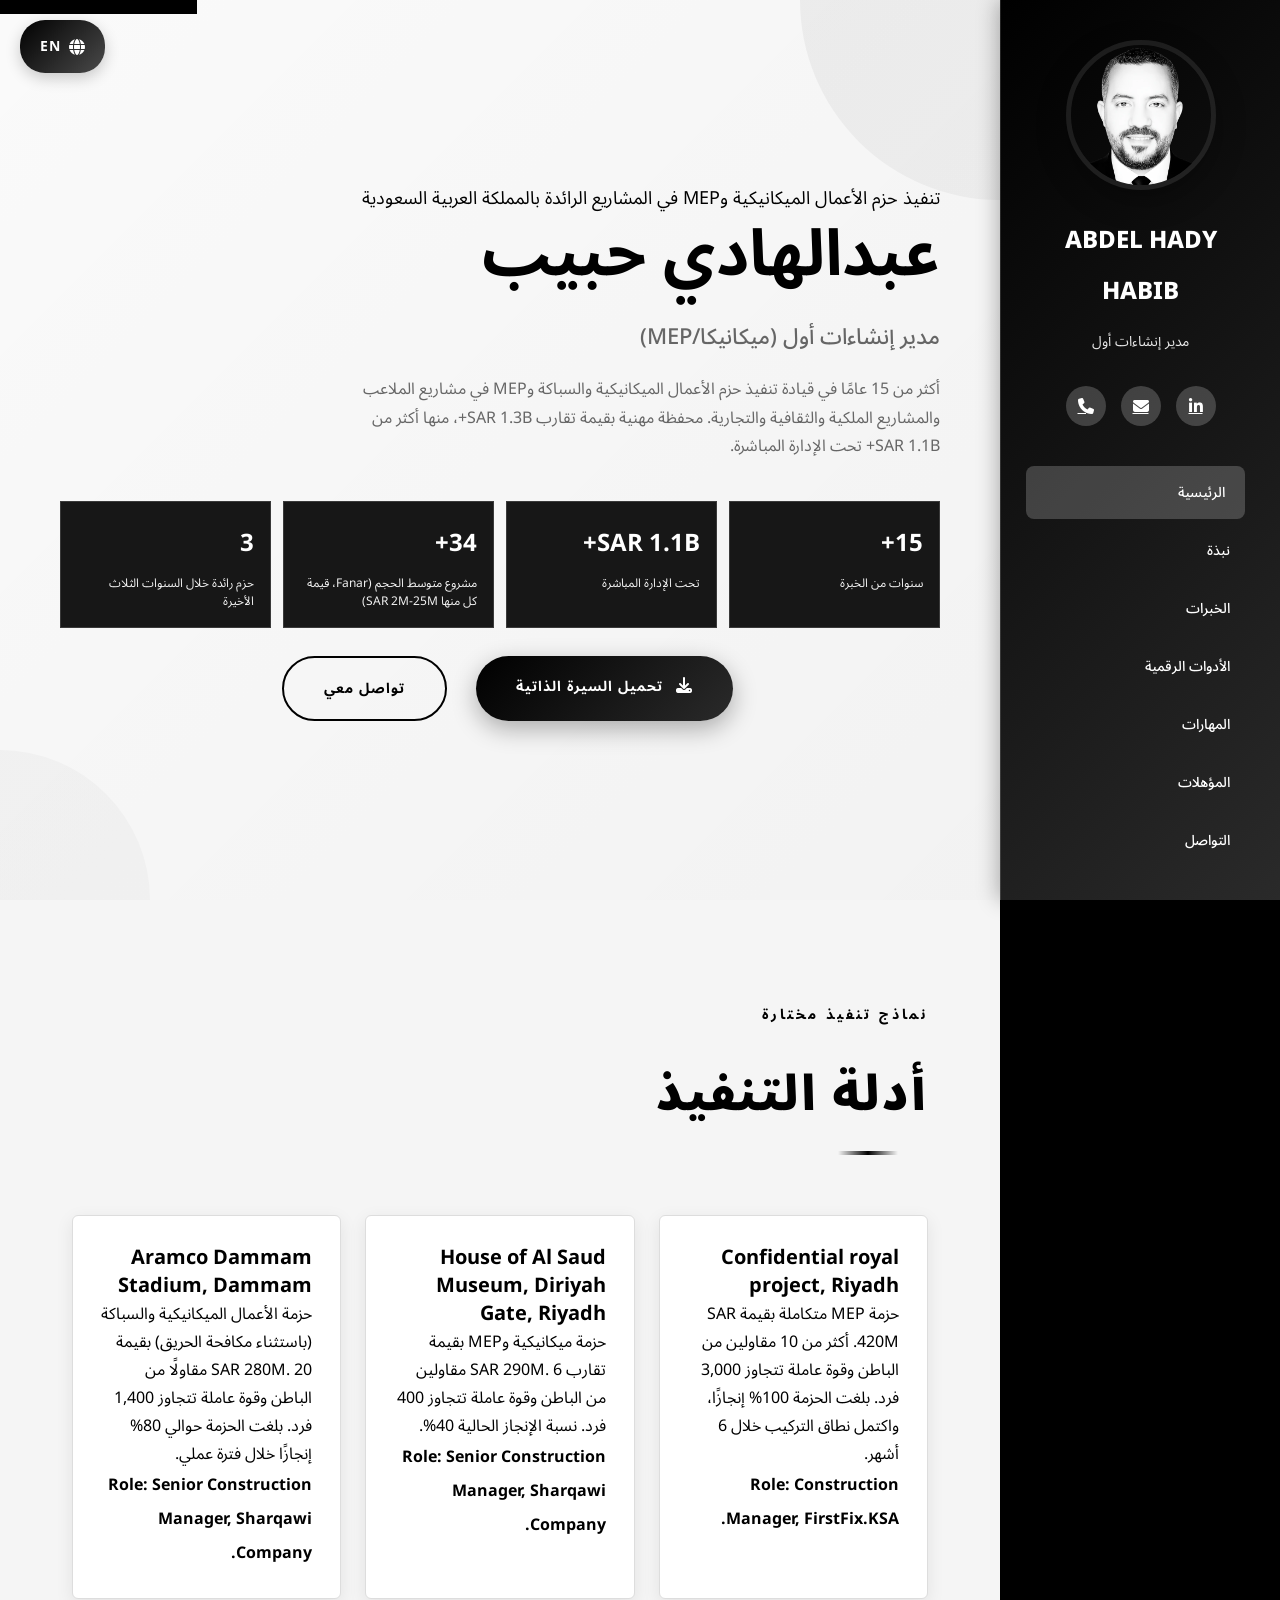
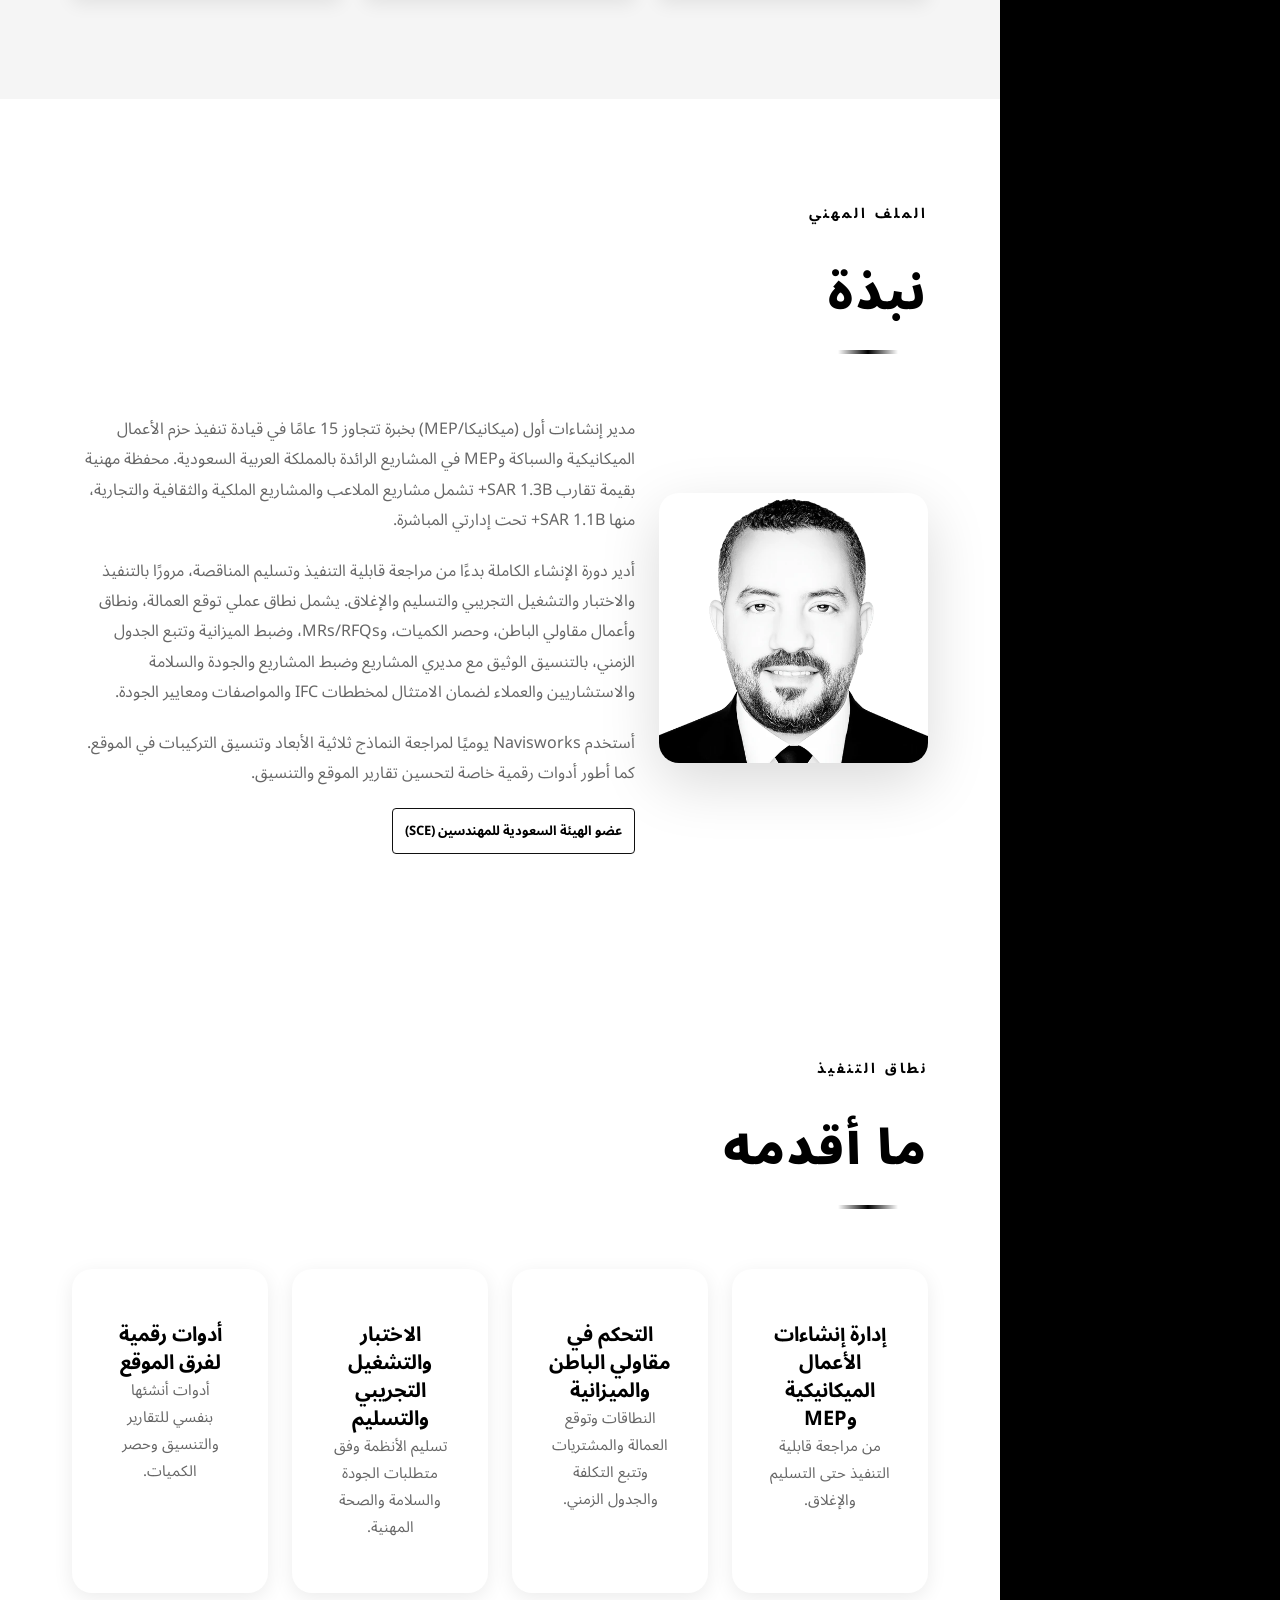
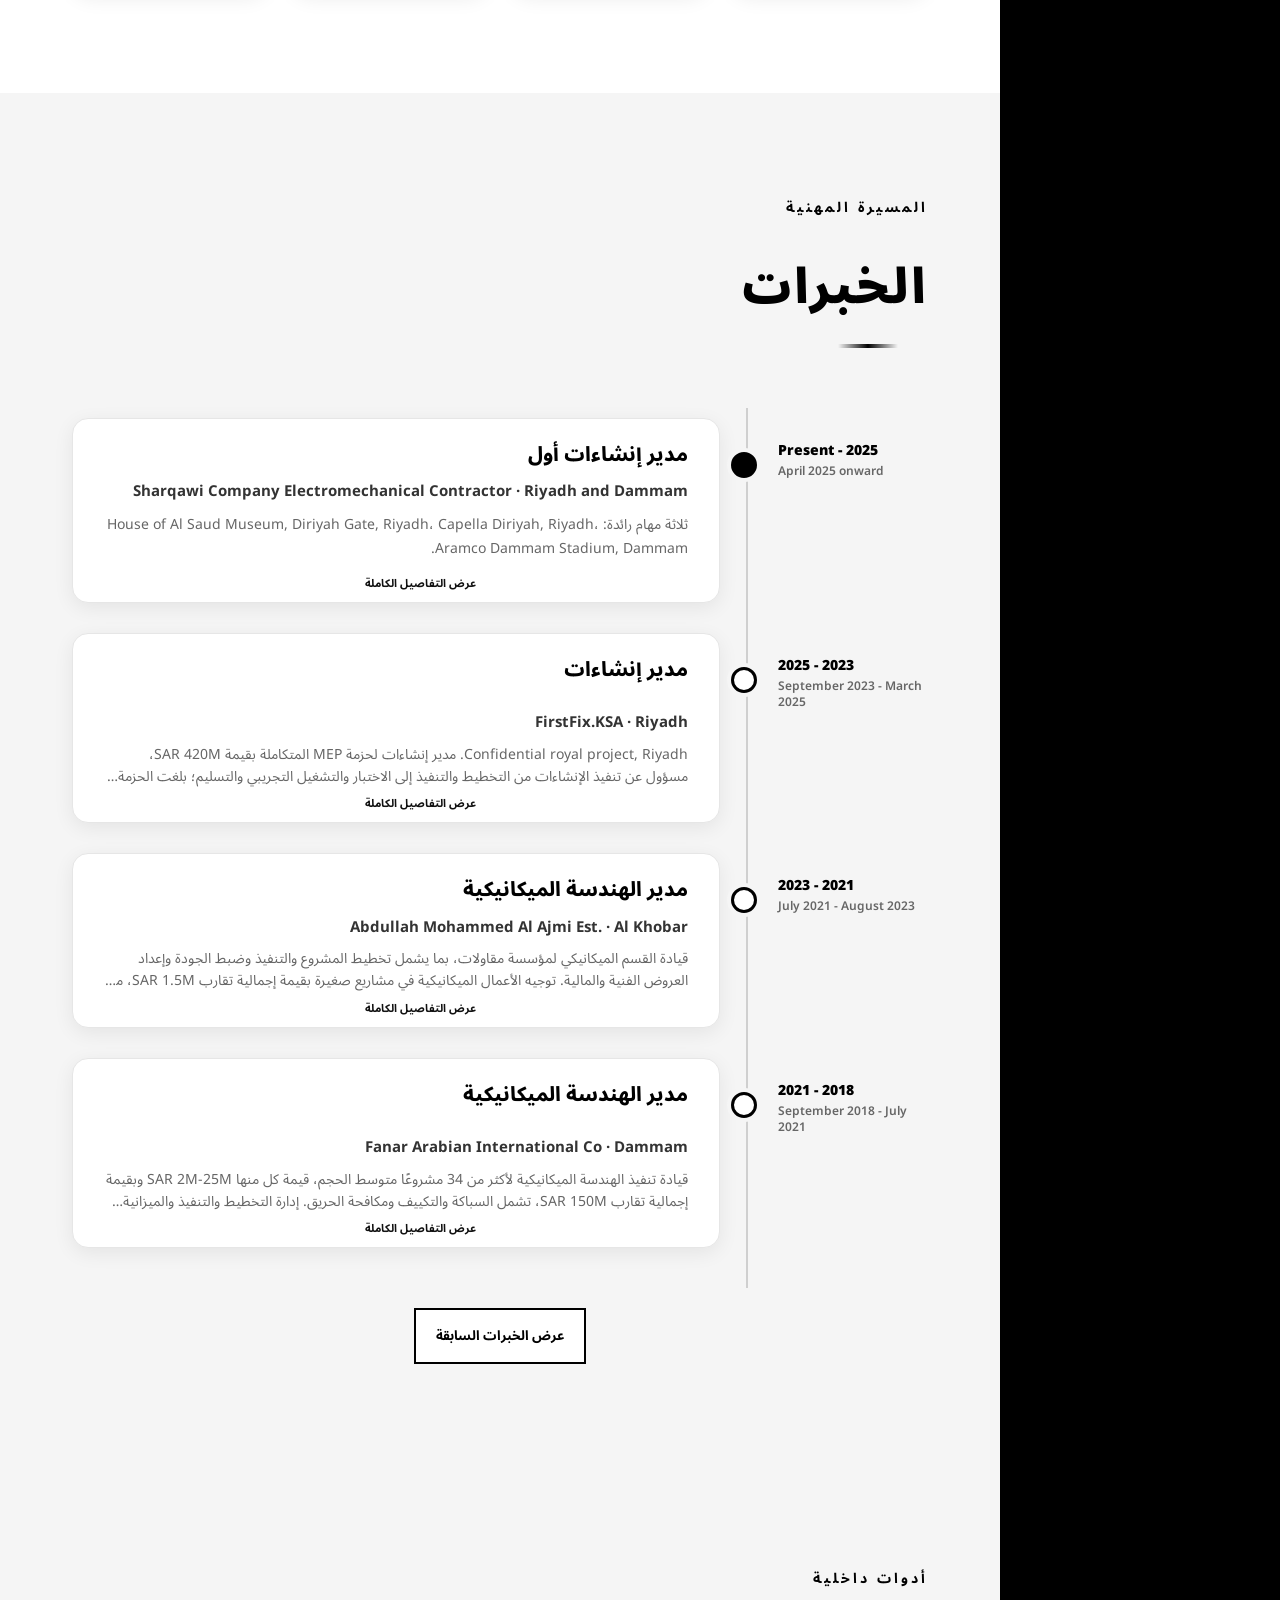
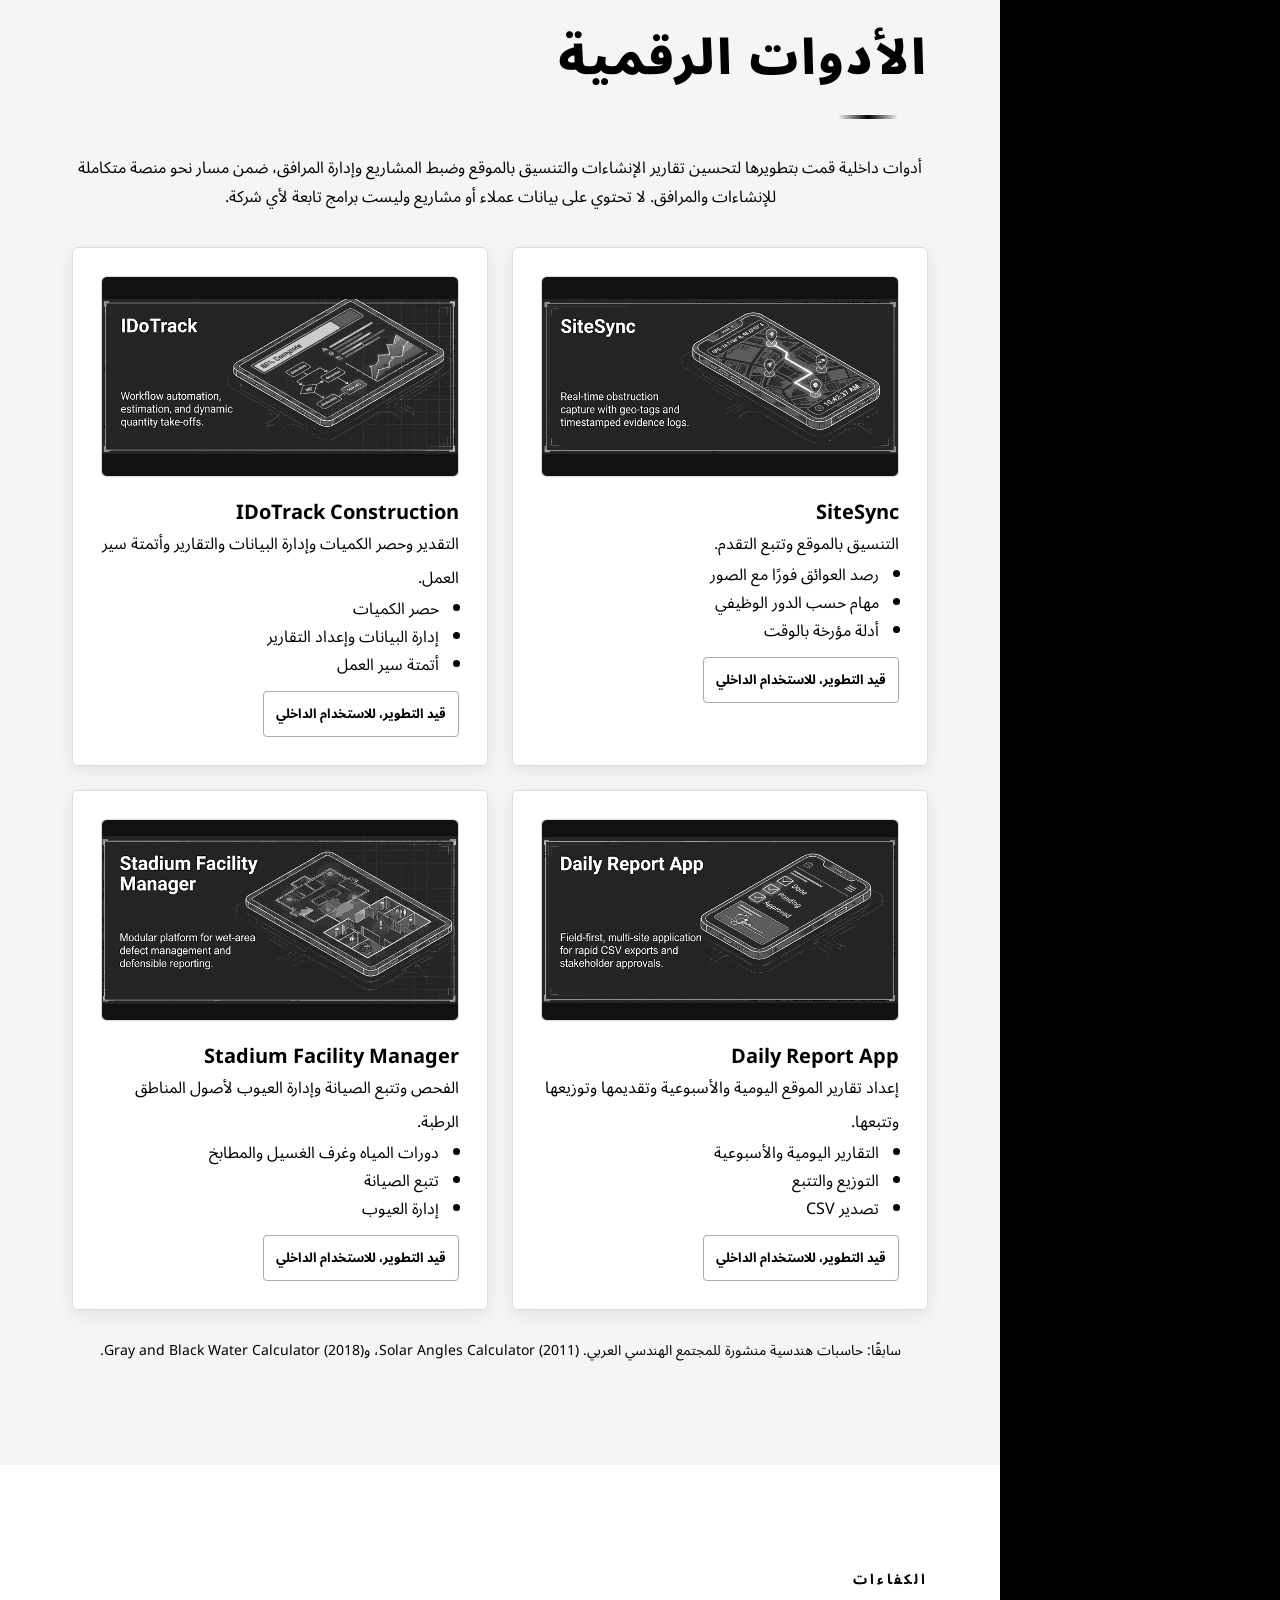
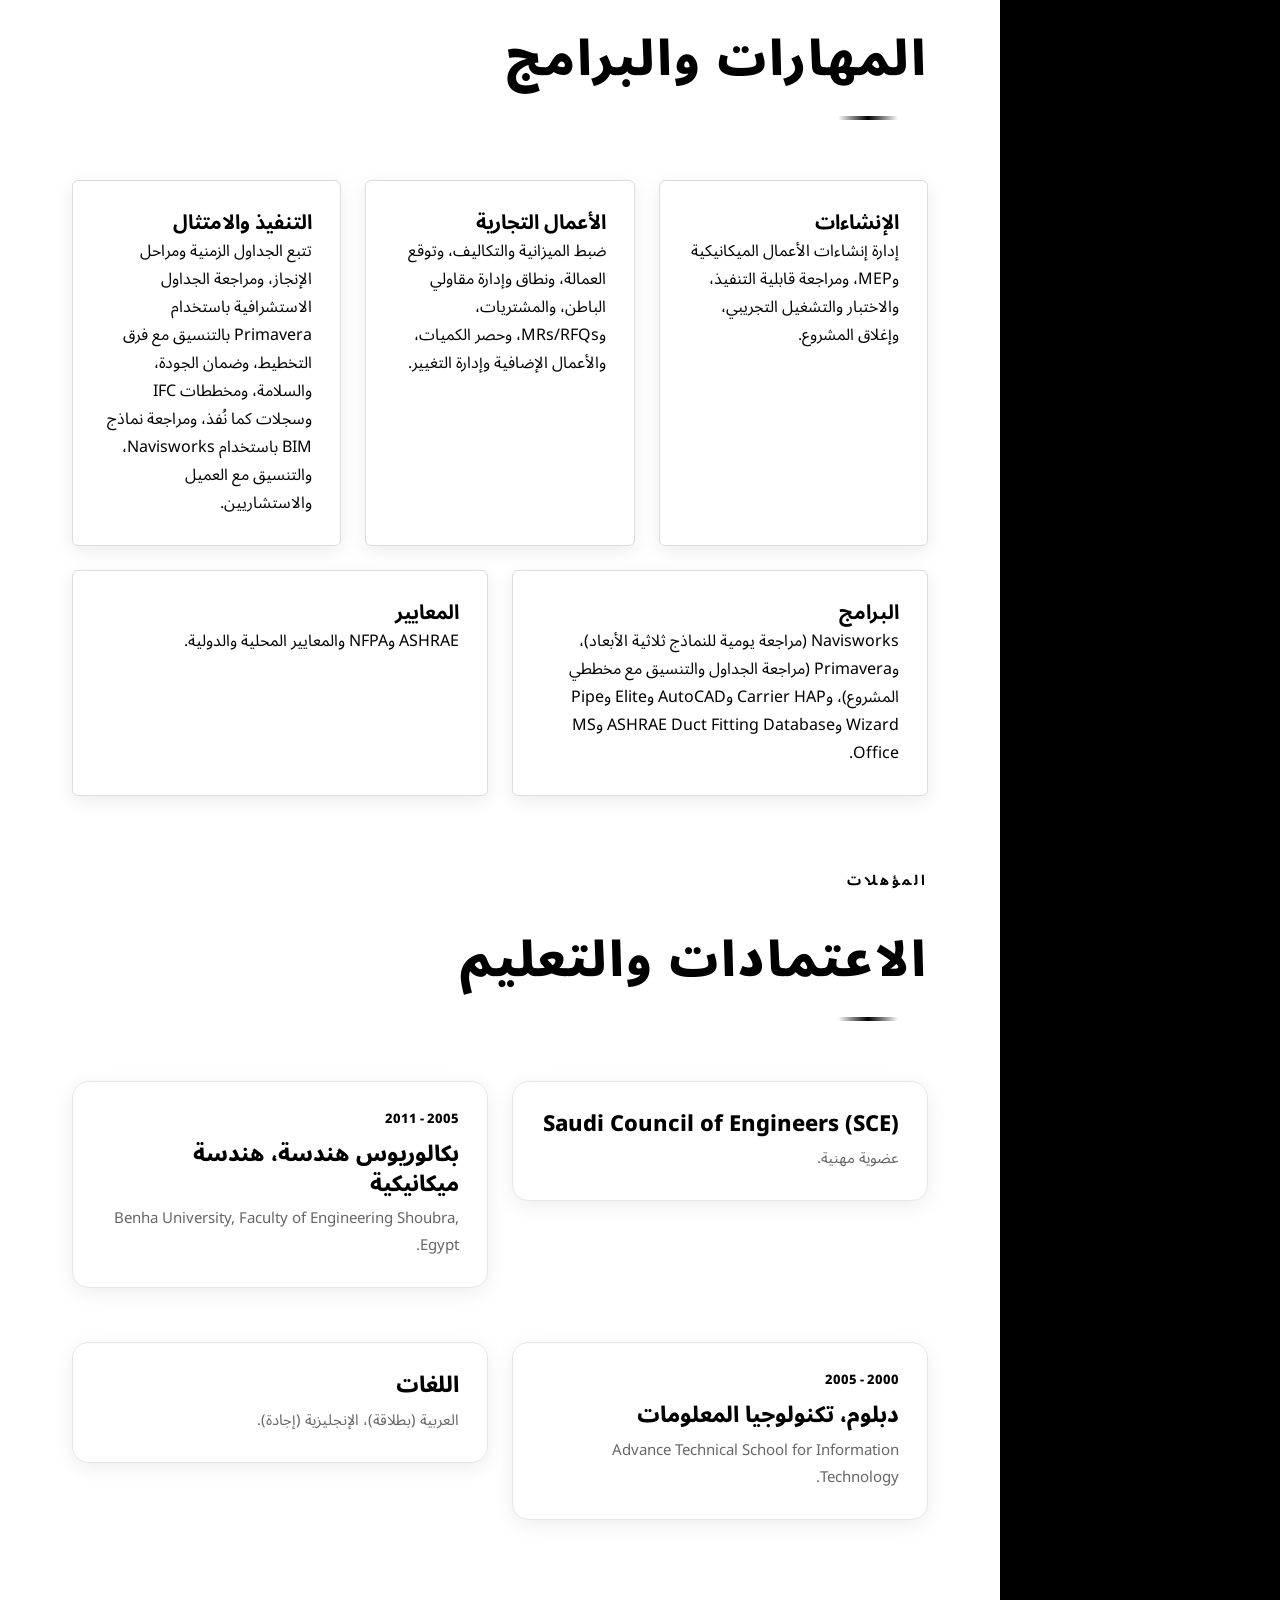
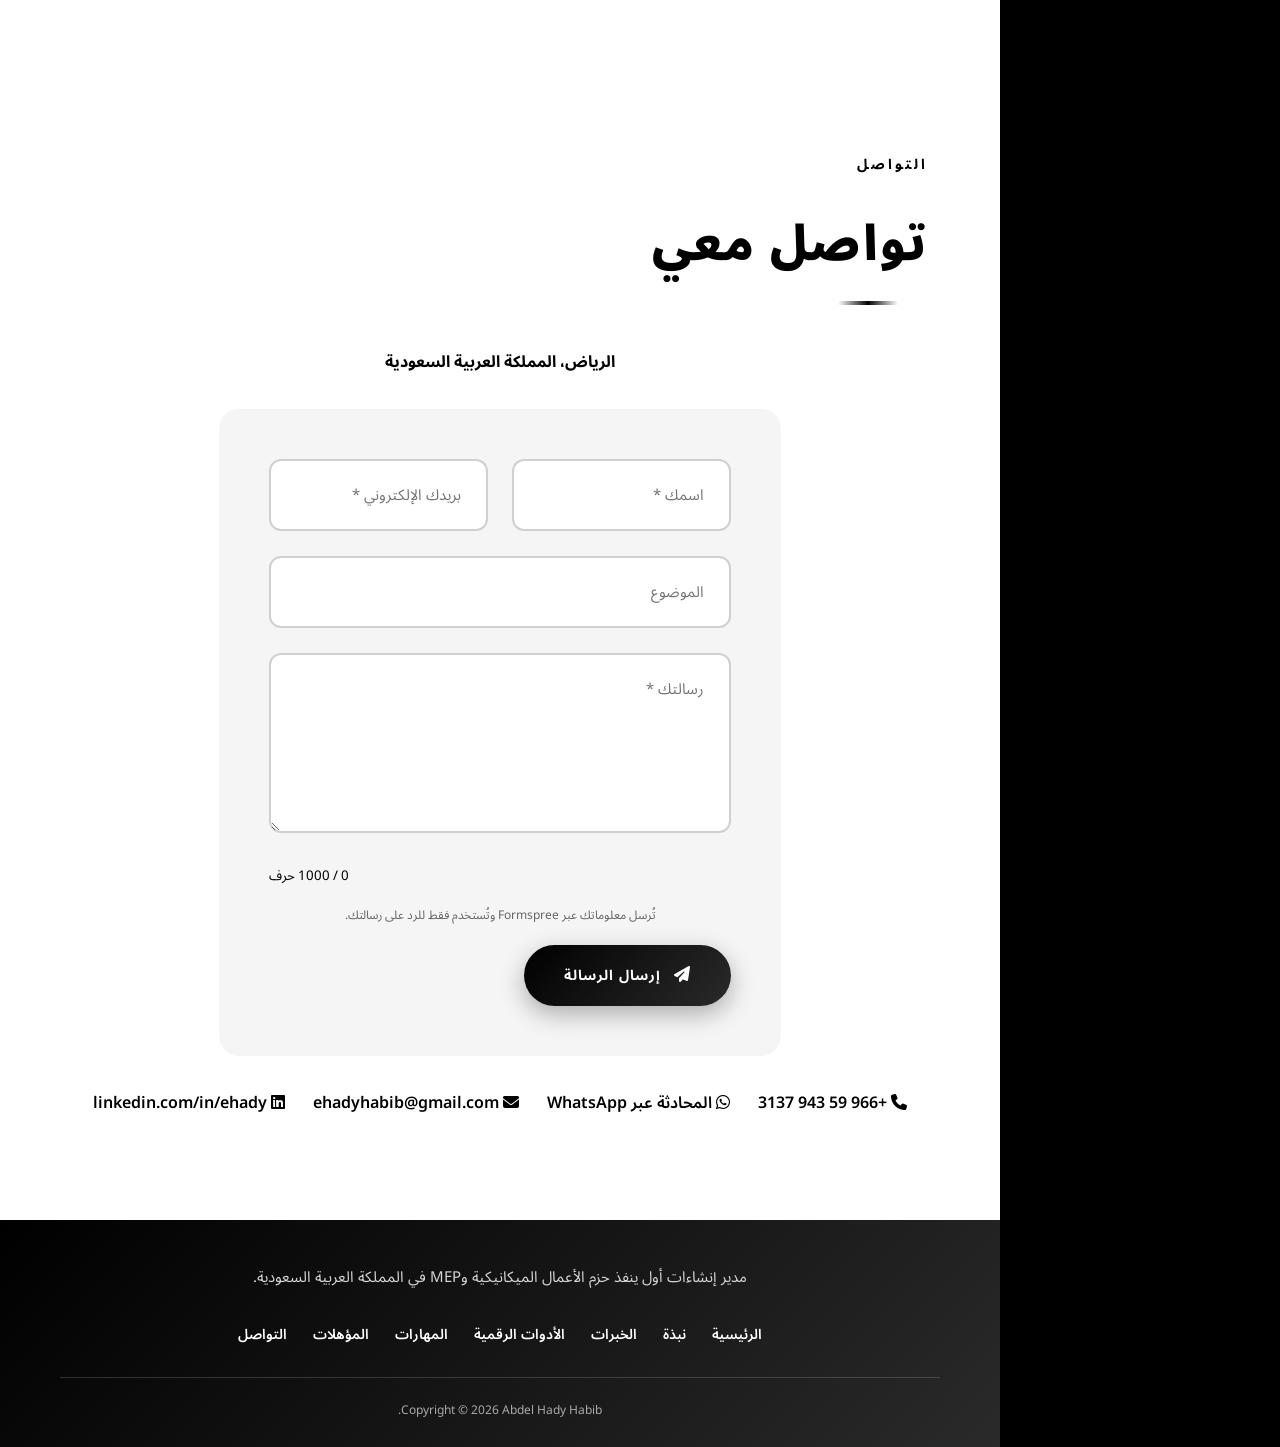
<file: ar/index.html>
<!DOCTYPE html>
<html lang="ar" dir="rtl">

<head>
    <meta charset="UTF-8">
    <meta name="viewport" content="width=device-width, initial-scale=1.0">
    <title>عبد الهادي حبيب | مدير إنشاءات أول - الميكانيكا وMEP</title>
    <meta name="description"
        content="مدير إنشاءات أول في الرياض بالمملكة العربية السعودية، بخبرة تتجاوز 15 عامًا في تنفيذ الحزم الميكانيكية وMEP، وأكثر من SAR 1.1B+ تحت الإدارة المباشرة.">
    <meta name="author" content="Abdel Hady Habib">
    <meta name="google-site-verification" content="8cYqqci9CVz_u6QqDLPNBThMYgjhyH_rwl_AHP4Nfyo" />
    <meta name="robots" content="index, follow">

    <!-- DNS Prefetch for Faster CDN Loading -->
    <link rel="dns-prefetch" href="https://fonts.googleapis.com">
    <link rel="dns-prefetch" href="https://formspree.io">
    <link rel="dns-prefetch" href="https://formspree.io">

    <!-- Preload Critical Resources -->
    <link rel="preload" href="../facephoto.png" as="image">
    <link rel="preload" href="https://fonts.googleapis.com/css2?family=Noto+Sans+Arabic:wght@400;600;700&family=Montserrat:wght@400;700;900&display=swap&text=%D8%A3%D8%A8%D8%AF%D9%84%20%D9%87%D8%A7%D8%AF%D9%8A%20%D8%AD%D8%A8%D9%8A%D8%A8%20%D9%85%D9%87%D9%86%D8%AF%D8%B3%20%D9%85%D9%8A%D9%83%D8%A7%D9%86%D9%8A%D9%83%D8%A7%20%D9%88%D9%85%D8%AF%D9%8A%D8%B1%20%D9%85%D8%B4%D8%B1%D9%88%D8%B9%D8%A7%D8%AA%20%D8%A7%D9%84%D8%A8%D9%86%D8%A7%D8%A1" as="style">

    <!-- Canonical and language URLs -->
    <link rel="canonical" href="https://ehady.co/ar/">
    <link rel="alternate" hreflang="en" href="https://ehady.co/">
    <link rel="alternate" hreflang="ar" href="https://ehady.co/ar/">
    <link rel="alternate" hreflang="x-default" href="https://ehady.co/">

    <!-- Open Graph Meta Tags -->
    <meta property="og:title" content="عبد الهادي حبيب | مدير إنشاءات أول - الميكانيكا وMEP">
    <meta property="og:description"
        content="مدير إنشاءات أول في الرياض بالمملكة العربية السعودية، بخبرة تتجاوز 15 عامًا في تنفيذ الحزم الميكانيكية وMEP، وأكثر من SAR 1.1B+ تحت الإدارة المباشرة.">
    <meta property="og:type" content="website">
    <meta property="og:url" content="https://ehady.co/ar/">
    <meta property="og:image" content="https://ehady.co/images/og-cover.png">
    <meta property="og:image:width" content="1200">
    <meta property="og:image:height" content="630">
    <meta property="og:image:alt" content="Abdel Hady Habib, Senior Construction Manager for Mechanical and MEP projects in Saudi Arabia">
    <meta property="og:site_name" content="Abdel Hady Habib Portfolio">
    <meta property="og:locale" content="ar_SA">
    <meta property="og:locale:alternate" content="en_US">

    <!-- Twitter Card Meta Tags -->
    <meta name="twitter:card" content="summary_large_image">
    <meta name="twitter:title" content="عبد الهادي حبيب | مدير إنشاءات أول - الميكانيكا وMEP">
    <meta name="twitter:description" content="خبرة تتجاوز 15 عامًا في تنفيذ الحزم الميكانيكية وMEP في السعودية، مع أكثر من SAR 1.1B+ تحت الإدارة المباشرة.">
    <meta name="twitter:image" content="https://ehady.co/images/og-cover.png">
    <meta name="twitter:image:alt" content="عبد الهادي حبيب، مدير إنشاءات أول للمشاريع الميكانيكية وMEP">

    <!-- Favicons -->
    <link rel="icon" type="image/svg+xml" href="../images/icons/favicon.svg">
    <link rel="icon" type="image/png" sizes="32x32" href="../images/icons/favicon-32.png">
    <link rel="apple-touch-icon" sizes="180x180" href="../images/icons/apple-touch-icon.png">
    <meta name="theme-color" content="#000000">

    <link rel="preload" href="../assets/fonts/fa-solid-900.woff2" as="font" type="font/woff2" crossorigin>
    <link rel="preload" href="../assets/fonts/fa-brands-400.woff2" as="font" type="font/woff2" crossorigin>
    <link href="../assets/fontawesome.css" rel="stylesheet">
    <!-- Arabic and Latin fonts for the Arabic page only. -->
    <link href="https://fonts.googleapis.com/css2?family=Noto+Sans+Arabic:wght@400;600;700&family=Montserrat:wght@400;700;900&display=swap&subset=arabic"
        rel="stylesheet">

    <!-- Schema.org Structured Data -->
    <script type="application/ld+json">
    {
        "@context": "https://schema.org",
        "@graph": [
            {
                "@type": "Person",
                "@id": "https://ehady.co/#person",
                "name": "Abdel Hady Habib",
                "jobTitle": "Senior Construction Manager (Mechanical/MEP)",
                "description": "Senior Construction Manager in Riyadh, Saudi Arabia, with 15+ years delivering Mechanical, Plumbing and MEP construction packages.",
                "url": "https://ehady.co/ar/",
                "image": "https://ehady.co/facephoto.png",
                "email": "ehadyhabib@gmail.com",
                "telephone": "+966599433137",
                "address": {
                    "@type": "PostalAddress",
                    "addressLocality": "Riyadh",
                    "addressCountry": "SA"
                },
                "sameAs": [
                    "https://www.linkedin.com/in/ehady/"
                ],
                "alumniOf": {
                    "@type": "EducationalOrganization",
                    "name": "Benha University, Faculty of Engineering Shoubra"
                },
                "knowsAbout": [
                    "Mechanical construction management",
                    "MEP construction management",
                    "Constructability review",
                    "Testing and commissioning",
                    "Subcontractor management",
                    "Budget and cost control",
                    "QA/QC",
                    "HSE",
                    "Navisworks",
                    "ASHRAE",
                    "NFPA"
                ],
                "hasOccupation": {
                    "@type": "Occupation",
                    "name": "Senior Construction Manager",
                    "occupationalCategory": "Engineering and Architecture"
                }
            },
            {
                "@type": "WebSite",
                "@id": "https://ehady.co/#website",
                "url": "https://ehady.co/ar/",
                "name": "Abdel Hady Habib Portfolio",
                "inLanguage": "ar",
                "about": { "@id": "https://ehady.co/#person" },
                "publisher": { "@id": "https://ehady.co/#person" }
            }
        ]
    }
    </script>

    <!-- Google Analytics 4 loads after interaction or an idle fallback. -->
    <script>
        window.dataLayer = window.dataLayer || [];
        function gtag(){dataLayer.push(arguments);}
        function loadAnalytics() {
            if (document.getElementById('ga4-script')) return;
            const script = document.createElement('script');
            script.id = 'ga4-script';
            script.async = true;
            script.src = 'https://www.googletagmanager.com/gtag/js?id=G-8WTLEH9H13';
            document.head.appendChild(script);
            gtag('js', new Date());
            gtag('config', 'G-8WTLEH9H13', {
                'send_page_view': true,
                'cookie_flags': 'SameSite=None;Secure'
            });
        }
        ['pointerdown', 'keydown', 'touchstart'].forEach(eventName => {
            window.addEventListener(eventName, loadAnalytics, { once: true, passive: true });
        });
        window.setTimeout(loadAnalytics, 10000);
    </script>

    <!-- Manual Translation System (No external dependencies) -->

    <style>
        :root {
            --primary-color: #000000;
            --secondary-color: #1a1a1a;
            --accent-color: #4a4a4a;
            --text-dark: #000000;
            --text-light: #666666;
            --bg-light: #f5f5f5;
        }

        * {
            margin: 0;
            padding: 0;
            box-sizing: border-box;
        }

        /* Lightweight Grid & Layout Helpers (replaces Bootstrap CSS) */
        .container, .container-fluid { width: 100%; margin-inline: auto; padding-inline: 12px; }
        .container { max-width: 1140px; }
        .row { --gx: 1.5rem; --gy: 0; display: flex; flex-wrap: wrap; margin-top: calc(-1 * var(--gy)); margin-inline: calc(-.5 * var(--gx)); }
        .row > * { flex: 0 0 auto; width: 100%; max-width: 100%; padding-inline: calc(.5 * var(--gx)); margin-top: var(--gy); }
        .g-4 { --gx: 1.5rem; --gy: 1.5rem; }
        .align-items-center { align-items: center; }
        .justify-content-center { justify-content: center; }
        .text-center { text-align: center; }
        .mb-4 { margin-bottom: 1.5rem; }
        .visually-hidden { position: absolute !important; width: 1px !important; height: 1px !important; padding: 0 !important; margin: -1px !important; overflow: hidden !important; clip: rect(0, 0, 0, 0) !important; white-space: nowrap !important; border: 0 !important; }
        .me-2 { margin-inline-end: .5rem; }
        @media (min-width: 768px) { .col-md-6 { width: 50%; } }
        @media (min-width: 992px) { .col-lg-3 { width: 25%; } .col-lg-4 { width: 33.3333%; } .col-lg-6 { width: 50%; } .col-lg-8 { width: 66.6667%; } .mb-lg-0 { margin-bottom: 0; } }
        .services-section { background: #fff; }
        .projects-section { background: var(--bg-light); }

        html {
            scroll-behavior: smooth;
            height: 100%;
        }

        /* Reduced Motion Support for Accessibility */
        @media (prefers-reduced-motion: reduce) {
            *,
            *::before,
            *::after {
                animation-duration: 0.01ms !important;
                animation-iteration-count: 1 !important;
                transition-duration: 0.01ms !important;
            }
            
            html {
                scroll-behavior: auto;
            }
        }

        body {
            font-family: 'Montserrat', sans-serif;
            color: var(--text-dark);
            overflow-x: hidden;
            background: #000000;
            margin: 0;
            padding: 0;
            min-height: 100vh;
            height: 100%;
            transition: direction 0.3s ease;
            width: 100%;
            max-width: 100vw;
        }

        /* Arabic Font */
        html[lang="ar"] body {
            font-family: 'Noto Sans Arabic', 'Montserrat', sans-serif;
        }

        html[lang="ar"] body *:not(i):not(.fa):not(.fas):not(.fab):not(.far):not(.fal) {
            font-family: 'Noto Sans Arabic', 'Montserrat', sans-serif;
        }

        html[lang="ar"] .hero-content h1 {
            font-weight: 700;
            letter-spacing: 0;
        }

        html[lang="ar"] .profile-name,
        html[lang="ar"] .nav-menu a {
            letter-spacing: 0;
        }

        /* Keep Font Awesome icons working in both languages */
        i.fa,
        i.fas,
        i.fab,
        i.far,
        i.fal,
        .fa,
        .fas,
        .fab,
        .far,
        .fal {
            font-family: 'Font Awesome 6 Free', 'Font Awesome 6 Brands' !important;
            font-weight: 900 !important;
        }
        
        i.fab {
            font-family: 'Font Awesome 6 Brands' !important;
            font-weight: 400 !important;
        }

        /* RTL Support for Arabic */
        body.rtl {
            direction: rtl;
            text-align: right;
            overflow-x: hidden;
            max-width: 100vw;
        }

        body.rtl .sidebar {
            left: auto;
            right: 0;
            border-right: none;
            border-left: 1px solid rgba(255, 255, 255, 0.1);
            box-shadow: -2px 0 20px rgba(0, 0, 0, 0.3);
        }

        body.rtl .main-content {
            margin-left: 0;
            margin-right: 280px;
            max-width: calc(100vw - 280px);
        }

        body.rtl .footer {
            margin-left: 0;
            margin-right: 280px;
        }

        body.rtl .menu-toggle {
            left: auto;
            right: 20px;
        }

        body.rtl .language-toggle {
            right: auto;
            left: 20px;
        }

        body.rtl .nav-menu a:hover,
        body.rtl .nav-menu a.active {
            transform: translateX(-5px);
        }

        body.rtl .section-title h2::after {
            left: auto;
            right: 0;
        }

        body.rtl .hero-content {
            text-align: right;
        }

        body.rtl .btn-primary-custom,
        body.rtl .btn-outline-custom {
            margin-right: 0;
            margin-left: 15px;
        }

        body.rtl .btn-primary-custom i,
        body.rtl .btn-outline-custom i {
            margin-right: 0;
            margin-left: 8px;
        }

        body.rtl .timeline-item {
            text-align: right;
        }

        body.rtl .service-card {
            text-align: right;
        }

        /* RTL Support for Services Section - Center alignment */
        body.rtl .services-section .service-card {
            text-align: center !important;
        }

        body.rtl .services-section .service-card i {
            margin: 0 auto !important;
        }

        body.rtl .services-section .service-card h4,
        body.rtl .services-section .service-card p {
            text-align: center !important;
        }

        /* Visually Hidden Class for Screen Readers */
        .visually-hidden {
            position: absolute !important;
            width: 1px !important;
            height: 1px !important;
            padding: 0 !important;
            margin: -1px !important;
            overflow: hidden !important;
            clip: rect(0, 0, 0, 0) !important;
            white-space: nowrap !important;
            border: 0 !important;
        }

        /* Sidebar Profile */
        .sidebar {
            position: fixed;
            left: 0;
            top: 0;
            width: 280px;
            height: 100vh;
            background: linear-gradient(135deg, #000000 0%, #2a2a2a 100%);
            padding: 40px 30px;
            color: #fff;
            z-index: 1000;
            overflow-y: auto;
            transition: transform 0.3s ease;
            border-right: 1px solid rgba(255, 255, 255, 0.1);
            box-shadow: 2px 0 20px rgba(0, 0, 0, 0.3);
            /* Hide scrollbar */
            scrollbar-width: none; /* Firefox */
            -ms-overflow-style: none; /* IE and Edge */
        }

        /* Hide scrollbar for Chrome, Safari and Opera */
        .sidebar::-webkit-scrollbar {
            display: none;
        }

        .profile-img {
            width: 150px;
            height: 150px;
            border-radius: 50%;
            border: 5px solid rgba(83, 83, 83, 0.3);
            margin: 0 auto 25px;
            display: block;
            object-fit: cover;
            box-shadow: 0 10px 30px rgba(0, 0, 0, 0.3);
        }

        .profile-name {
            font-size: 24px;
            font-weight: 800;
            text-align: center;
            margin-bottom: 10px;
            text-transform: uppercase;
            letter-spacing: 1px;
        }

        .profile-title {
            font-size: 14px;
            text-align: center;
            opacity: 0.9;
            margin-bottom: 30px;
            font-weight: 400;
        }

        .social-links {
            display: flex;
            justify-content: center;
            gap: 15px;
            margin-bottom: 40px;
        }

        .social-links a {
            width: 40px;
            height: 40px;
            background: rgba(255, 255, 255, 0.2);
            border-radius: 50%;
            display: flex;
            align-items: center;
            justify-content: center;
            color: #fff;
            font-size: 16px;
            transition: all 0.3s ease;
        }

        .social-links a:hover {
            background: #ffffff;
            color: #000000;
            transform: translateY(-3px);
        }

        .nav-menu {
            list-style: none;
        }

        .nav-menu li {
            margin-bottom: 5px;
        }

        .nav-menu a {
            color: #fff;
            text-decoration: none;
            padding: 12px 20px;
            display: block;
            border-radius: 8px;
            transition: all 0.3s ease;
            font-weight: 500;
            font-size: 14px;
            text-transform: uppercase;
            letter-spacing: 1px;
        }

        .nav-menu a:hover,
        .nav-menu a.active {
            background: rgba(255, 255, 255, 0.2);
            transform: translateX(5px);
        }

        .nav-menu a:focus,
        .social-links a:focus,
        button:focus,
        input:focus,
        textarea:focus {
            outline: 2px solid #ffffff;
            outline-offset: 2px;
        }

        /* Main Content */
        .main-content {
            margin-left: 280px;
            padding: 0;
            background: #ffffff;
            overflow-x: hidden;
            max-width: calc(100vw - 280px);
        }

        /* Hero Section */
        .hero-section {
            min-height: 100vh;
            background: linear-gradient(135deg, rgba(0, 0, 0, 0.02) 0%, rgba(0, 0, 0, 0.05) 100%);
            display: flex;
            align-items: center;
            padding: 80px 60px;
            position: relative;
            overflow: hidden;
        }

        .hero-section::before {
            content: '';
            position: absolute;
            width: 400px;
            height: 400px;
            background: linear-gradient(135deg, #000000 0%, #4a4a4a 100%);
            border-radius: 50%;
            top: -200px;
            right: -200px;
            opacity: 0.05;
            animation: float 8s ease-in-out infinite;
        }

        .hero-section::after {
            content: '';
            position: absolute;
            width: 300px;
            height: 300px;
            background: linear-gradient(135deg, #1a1a1a 0%, #3a3a3a 100%);
            border-radius: 50%;
            bottom: -150px;
            left: -150px;
            opacity: 0.03;
            animation: float 10s ease-in-out infinite reverse;
        }

        @keyframes float {

            0%,
            100% {
                transform: translate(0, 0) rotate(0deg);
            }

            50% {
                transform: translate(-30px, 30px) rotate(180deg);
            }
        }

        .hero-content {
            position: relative;
            z-index: 1;
        }

        .hero-content h4 {
            color: var(--primary-color);
            font-size: 16px;
            font-weight: 700;
            text-transform: uppercase;
            letter-spacing: 3px;
            margin-bottom: 20px;
            opacity: 0;
            animation: fadeInUp 0.8s ease 0.2s forwards;
        }

        @keyframes fadeInUp {
            from {
                opacity: 0;
                transform: translateY(30px);
            }

            to {
                opacity: 1;
                transform: translateY(0);
            }
        }

        .hero-content h1 {
            font-size: 64px;
            font-weight: 900;
            color: var(--text-dark);
            line-height: 1.2;
            margin-bottom: 20px;
            opacity: 0;
            animation: fadeInUp 0.8s ease 0.4s forwards;
        }

        .hero-content h1 span {
            background: linear-gradient(135deg, #000000 0%, #4a4a4a 100%);
            -webkit-background-clip: text;
            -webkit-text-fill-color: transparent;
            background-clip: text;
            display: inline-block;
            position: relative;
        }

        .hero-content h1 span::after {
            content: '|';
            position: absolute;
            right: -10px;
            color: #000000;
            animation: blink 0.7s step-end infinite;
        }

        @keyframes blink {
            50% {
                opacity: 0;
            }
        }

        .hero-subtitle {
            font-size: 22px;
            color: var(--text-light);
            margin-bottom: 15px;
            font-weight: 500;
            opacity: 0;
            animation: fadeInUp 0.8s ease 0.6s forwards;
        }

        .hero-desc {
            font-size: 16px;
            color: var(--text-light);
            line-height: 1.8;
            margin-bottom: 40px;
            max-width: 600px;
            opacity: 0;
            animation: fadeInUp 0.8s ease 0.8s forwards;
        }

        .hero-content>div {
            opacity: 0;
            animation: fadeInUp 0.8s ease 1s forwards;
        }

        .btn-primary-custom {
            background: linear-gradient(135deg, #000000 0%, #2a2a2a 100%);
            color: #fff;
            padding: 16px 40px;
            border: none;
            border-radius: 50px;
            font-weight: 700;
            text-transform: uppercase;
            letter-spacing: 1px;
            font-size: 14px;
            display: inline-block;
            text-decoration: none;
            transition: all 0.3s ease;
            box-shadow: 0 8px 25px rgba(0, 0, 0, 0.3);
            margin-right: 15px;
        }

        .btn-primary-custom:hover {
            transform: translateY(-3px);
            box-shadow: 0 12px 35px rgba(0, 0, 0, 0.4);
            background: linear-gradient(135deg, #1a1a1a 0%, #3a3a3a 100%);
            color: #fff;
        }

        .btn-outline-custom {
            background: transparent;
            color: #000000;
            padding: 16px 40px;
            border: 2px solid #000000;
            border-radius: 50px;
            font-weight: 700;
            text-transform: uppercase;
            letter-spacing: 1px;
            font-size: 14px;
            display: inline-block;
            text-decoration: none;
            transition: all 0.3s ease;
        }

        .btn-outline-custom:hover {
            background: #000000;
            color: #fff;
            transform: translateY(-3px);
        }

        /* Button Icon Spacing */
        .btn-primary-custom i,
        .btn-outline-custom i {
            margin-right: 8px;
            font-size: 16px;
        }

        /* Section Styles */
        .section {
            padding: 100px 60px;
        }

        .section-title {
            text-align: center;
            margin-bottom: 70px;
        }

        .section-title span {
            color: var(--primary-color);
            font-size: 14px;
            font-weight: 700;
            text-transform: uppercase;
            letter-spacing: 3px;
            display: block;
            margin-bottom: 15px;
        }

        .section-title h2 {
            font-size: 48px;
            font-weight: 900;
            color: var(--text-dark);
            text-transform: uppercase;
            letter-spacing: 2px;
            position: relative;
            display: inline-block;
        }

        .section-title h2::after {
            content: '';
            position: absolute;
            bottom: -10px;
            left: 50%;
            transform: translateX(-50%);
            width: 60px;
            height: 4px;
            background: linear-gradient(90deg, transparent, #000000, transparent);
        }

        /* About Section */
        .about-section {
            background: #fff;
        }

        .about-img-wrapper {
            position: relative;
            animation: fadeInLeft 1s ease;
        }

        @keyframes fadeInLeft {
            from {
                opacity: 0;
                transform: translateX(-50px);
            }

            to {
                opacity: 1;
                transform: translateX(0);
            }
        }

        .about-img-wrapper img {
            width: 100%;
            border-radius: 20px;
            box-shadow: 0 20px 60px rgba(0, 0, 0, 0.15);
            transition: transform 0.5s ease;
        }

        .about-img-wrapper:hover img {
            transform: scale(1.05) rotate(2deg);
        }

        .about-img-wrapper::before {
            content: '';
            position: absolute;
            width: 100%;
            height: 100%;
            background: linear-gradient(135deg, #000000 0%, #4a4a4a 100%);
            border-radius: 20px;
            top: 20px;
            left: 20px;
            z-index: -1;
            opacity: 0.15;
            transition: all 0.5s ease;
        }

        .about-img-wrapper:hover::before {
            top: 25px;
            left: 25px;
            opacity: 0.25;
        }

        .about-content {
            animation: fadeInRight 1s ease 0.3s backwards;
        }

        @keyframes fadeInRight {
            from {
                opacity: 0;
                transform: translateX(50px);
            }

            to {
                opacity: 1;
                transform: translateX(0);
            }
        }

        .about-content h3 {
            font-size: 36px;
            font-weight: 800;
            color: var(--text-dark);
            margin-bottom: 25px;
            position: relative;
            display: inline-block;
        }

        .about-content h3::after {
            content: '';
            position: absolute;
            bottom: -10px;
            left: 0;
            width: 60px;
            height: 4px;
            background: linear-gradient(135deg, #000000 0%, #4a4a4a 100%);
            border-radius: 2px;
        }

        .about-content p {
            font-size: 16px;
            color: var(--text-light);
            line-height: 1.9;
            margin-bottom: 20px;
        }

        .info-box {
            background: var(--bg-light);
            padding: 30px;
            border-radius: 15px;
            margin: 30px 0;
            transition: all 0.3s ease;
            border: 2px solid transparent;
        }

        .info-box:hover {
            border-color: #e0e0e0;
            box-shadow: 0 5px 20px rgba(0, 0, 0, 0.05);
        }

        .info-box .row>div {
            margin-bottom: 15px;
        }

        .info-box strong {
            color: var(--text-dark);
            font-weight: 700;
            margin-right: 10px;
        }

        /* Stats */
        .stats-row {
            margin-top: 40px;
        }

        .stat-item {
            text-align: center;
            padding: 30px;
            background: linear-gradient(135deg, rgba(0, 0, 0, 0.05) 0%, rgba(0, 0, 0, 0.08) 100%);
            border-radius: 15px;
            transition: all 0.3s ease;
            position: relative;
            overflow: hidden;
        }

        .stat-item::before {
            content: '';
            position: absolute;
            top: 0;
            left: -100%;
            width: 100%;
            height: 100%;
            background: linear-gradient(90deg, transparent, rgba(255, 255, 255, 0.3), transparent);
            transition: left 0.5s ease;
        }

        .stat-item:hover::before {
            left: 100%;
        }

        .stat-item:hover {
            transform: translateY(-5px) scale(1.05);
            box-shadow: 0 10px 30px rgba(0, 0, 0, 0.1);
        }

        .stat-item h3 {
            font-size: 48px;
            font-weight: 900;
            color: #000000;
            margin-bottom: 10px;
            animation: countUp 2s ease;
        }

        @keyframes countUp {
            from {
                opacity: 0;
                transform: translateY(20px);
            }

            to {
                opacity: 1;
                transform: translateY(0);
            }
        }

        .stat-item p {
            font-size: 14px;
            color: var(--text-light);
            font-weight: 600;
            text-transform: uppercase;
            letter-spacing: 1px;
            margin: 0;
        }

        /* Education & Experience - Split Date Column */
        .timeline-section {
            background: var(--bg-light);
        }

        .experience-list {
            --date-width: 170px;
            --timeline-gap: 58px;
            position: relative;
        }

        .experience-list::before {
            content: '';
            position: absolute;
            inset-inline-start: calc(34px + var(--date-width) + (var(--timeline-gap) / 2) - 1px);
            top: 24px;
            bottom: 24px;
            width: 2px;
            background: #d0d0d0;
        }

        .timeline-item {
            display: grid;
            grid-template-columns: var(--date-width) minmax(0, 1fr);
            column-gap: var(--timeline-gap);
            row-gap: 0;
            align-items: start;
            background: #fff;
            padding: 32px 34px;
            border-radius: 12px;
            margin-bottom: 30px;
            box-shadow: 0 5px 20px rgba(0, 0, 0, 0.08);
            position: relative;
            transition: transform 0.3s ease, box-shadow 0.3s ease, border-color 0.3s ease;
            border-inline-start: 4px solid transparent;
            opacity: 0;
            animation: slideInUp 0.6s ease forwards;
        }

        .timeline-item::before {
            content: '';
            position: absolute;
            inset-inline-start: calc(34px + var(--date-width) + (var(--timeline-gap) / 2) - 10px);
            top: 39px;
            width: 20px;
            height: 20px;
            border: 3px solid #000;
            border-radius: 50%;
            background: #fff;
            box-shadow: 0 0 0 5px var(--bg-light);
            z-index: 2;
        }

        .timeline-item.is-current::before,
        .experience-list > .timeline-item:first-child::before {
            background: #000;
        }

        .timeline-item > *:not(.badge-custom) {
            grid-column: 2;
        }

        @keyframes slideInUp {
            from { opacity: 0; transform: translateY(30px); }
            to { opacity: 1; transform: translateY(0); }
        }

        .timeline-item:nth-child(1) { animation-delay: 0.1s; }
        .timeline-item:nth-child(2) { animation-delay: 0.2s; }
        .timeline-item:nth-child(3) { animation-delay: 0.3s; }
        .timeline-item:nth-child(4) { animation-delay: 0.4s; }

        .timeline-item:hover {
            transform: translateY(-4px);
            box-shadow: 0 15px 40px rgba(0, 0, 0, 0.13);
            border-inline-start-color: #000;
        }

        .timeline-item .badge-custom {
            grid-column: 1;
            grid-row: 1;
            align-self: start;
            justify-self: stretch;
            background: #000;
            color: #fff;
            padding: 12px 14px;
            border-radius: 6px;
            font-size: 12px;
            font-weight: 800;
            line-height: 1.5;
            text-align: center;
            text-transform: uppercase;
            letter-spacing: 0;
            margin: 0;
        }

        .timeline-item h3 {
            font-size: 22px;
            line-height: 1.35;
            font-weight: 800;
            margin: 0 0 6px;
        }

        .timeline-item h4 {
            font-size: 16px;
            font-weight: 700;
            color: #222;
            line-height: 1.55;
            margin: 0 0 16px;
        }

        .timeline-item p {
            font-size: 15px;
            color: var(--text-light);
            line-height: 1.8;
        }

        #earlier-experience .timeline-item:first-child {
            margin-top: 0;
        }

        @media (max-width: 991px) {
            .experience-list { --date-width: 120px; --timeline-gap: 48px; }
            .experience-list::before { inset-inline-start: calc(24px + var(--date-width) + (var(--timeline-gap) / 2) - 1px); }
            .timeline-item { padding: 26px 24px; }
            .timeline-item::before { inset-inline-start: calc(24px + var(--date-width) + (var(--timeline-gap) / 2) - 10px); }
        }

        @media (max-width: 576px) {
            .experience-list { --date-width: 0px; --timeline-gap: 0px; padding-inline-start: 32px; }
            .experience-list::before { inset-inline-start: 9px; top: 18px; bottom: 18px; }
            .timeline-item { display: block; padding: 24px 20px; }
            .timeline-item::before { inset-inline-start: -32px; top: 31px; }
            .timeline-item .badge-custom { display: inline-block; margin-bottom: 14px; }
        }

        /* Services */
        .services-section {
            background: #fff;
        }

        .service-card {
            background: #fff;
            padding: 50px 35px;
            border-radius: 20px;
            text-align: center;
            transition: all 0.4s ease;
            border: 2px solid transparent;
            height: 100%;
            box-shadow: 0 5px 20px rgba(0, 0, 0, 0.08);
            position: relative;
            overflow: hidden;
        }

        .service-card::before {
            content: '';
            position: absolute;
            top: 0;
            left: 0;
            width: 100%;
            height: 100%;
            background: linear-gradient(135deg, rgba(0, 0, 0, 0.03) 0%, rgba(0, 0, 0, 0.05) 100%);
            opacity: 0;
            transition: opacity 0.4s ease;
        }

        .service-card:hover::before {
            opacity: 1;
        }

        .service-card:hover {
            transform: translateY(-10px) scale(1.02);
            border-color: #000000;
            box-shadow: 0 20px 50px rgba(0, 0, 0, 0.15);
        }

        .service-card i {
            font-size: 64px;
            background: linear-gradient(135deg, #000000 0%, #4a4a4a 100%);
            -webkit-background-clip: text;
            -webkit-text-fill-color: transparent;
            background-clip: text;
            margin-bottom: 25px;
            transition: transform 0.4s ease;
            position: relative;
            z-index: 1;
        }

        .service-card:hover i {
            transform: scale(1.2) rotate(10deg);
        }

        .service-card h4 {
            font-size: 22px;
            font-weight: 800;
            color: var(--text-dark);
            margin-bottom: 15px;
            text-transform: uppercase;
            letter-spacing: 1px;
        }

        .service-card p {
            font-size: 15px;
            color: var(--text-light);
            line-height: 1.8;
            margin: 0;
        }

        /* Contact */
        .contact-section {
            background: #fff;
        }

        .form-privacy-note {
            color: #666666;
            font-size: 12px;
            line-height: 1.6;
            margin: 0 0 20px;
            text-align: center;
        }

        .contact-form {
            background: var(--bg-light);
            padding: 50px;
            border-radius: 20px;
        }

        .contact-form input,
        .contact-form textarea {
            width: 100%;
            padding: 18px 25px;
            margin-bottom: 25px;
            border: 2px solid #d0d0d0;
            border-radius: 12px;
            font-family: 'Montserrat', sans-serif;
            font-size: 15px;
            transition: all 0.3s ease;
        }

        .contact-form input:focus,
        .contact-form textarea:focus {
            outline: none;
            border-color: #000000;
            box-shadow: 0 0 0 4px rgba(0, 0, 0, 0.1);
        }

        .contact-form textarea {
            min-height: 180px;
            resize: vertical;
        }

        .hero-kicker { font-size: 18px; text-transform: none; }
        .hero-stats { display: grid; grid-template-columns: repeat(4, minmax(0, 1fr)); gap: 12px; margin: 28px auto; max-width: 1080px; }
        .hero-stats div { padding: 16px; border: 1px solid #3a3a3a; background: #171717; }
        .hero-stats strong, .hero-stats span { display: block; }
        .hero-stats strong { font-size: 24px; color: #fff; }
        .hero-stats span { margin-top: 6px; font-size: 12px; line-height: 1.5; color: #f2f2f2; }
        .hero-actions { display: flex; justify-content: center; flex-wrap: wrap; gap: 14px; }
        .proof-section { background: #f5f5f5; }
        .proof-card, .tool-card, .skill-card { height: 100%; padding: 28px; background: #fff; border: 1px solid #ddd; border-radius: 6px; box-shadow: 0 5px 18px rgba(0,0,0,.08); }
        .proof-card h3, .tool-card h3, .skill-card h3, .service-card h3 { font-size: 20px; line-height: 1.4; }
        .proof-card p, .tool-card li, .skill-card p { line-height: 1.75; }
        .credential-badge, .status-badge { display: inline-block; padding: 8px 12px; border: 1px solid #111; border-radius: 4px; font-weight: 700; font-size: 13px; }
        .section-intro { max-width: 900px; margin: -25px auto 35px; text-align: center; line-height: 1.8; }
        .sub-role { margin-top: 24px; padding-top: 20px; border-top: 1px solid #ddd; }
        .sub-role h4 small { display: block; margin-top: 6px; color: #666; font-size: 14px; }
        .experience-toggle { display: block; margin: 20px auto 0; padding: 12px 20px; border: 2px solid #000; background: #fff; color: #000; font-weight: 700; }
        .experience-toggle:hover, .experience-toggle:focus-visible { background: #000; color: #fff; }
        .tool-shot { aspect-ratio: 16 / 9; display: flex; align-items: center; justify-content: center; margin-bottom: 22px; background: #111; color: #fff; border: 1px solid #ddd; border-radius: 6px; overflow: hidden; }
        .tool-shot img { width: 100%; height: 100%; object-fit: contain; display: block; filter: grayscale(100%) contrast(1.05); }
        .tool-card ul { padding-inline-start: 20px; }
        .status-badge { margin-top: 12px; border-color: #aaa; }
        .earlier-tools { margin-top: 26px; text-align: center; font-size: 14px; }
        .credentials-block { margin-top: 70px; }
        .contact-location { margin: -20px 0 30px; text-align: center; font-weight: 700; }
        .contact-methods { display: flex; flex-wrap: wrap; justify-content: center; gap: 18px 28px; margin-top: 30px; }
        .contact-methods a { color: #000; font-weight: 600; text-decoration: none; }
        .character-count { margin-top: -12px; margin-bottom: 14px; text-align: end; }
        .honeypot { position: absolute !important; inset-inline-start: 0 !important; width: 1px !important; height: 1px !important; opacity: 0 !important; pointer-events: none !important; }
        .field-error { display: none; min-height: 18px; color: #b00020; font-size: 12px; }
        #form-msg { display: none; margin-top: 22px; padding: 16px; border: 1px solid currentColor; font-weight: 700; }
        #form-msg.success { display: block; color: #126b2c; }
        #form-msg.error { display: block; color: #9c1c1c; }
        .footer { margin-left: 280px; padding: 44px 48px 24px; background: linear-gradient(135deg, #000 0%, #2a2a2a 100%); color: #d6d6d6; text-align: center; }
        .footer > .container-fluid { max-width: 1100px; }
        .footer > .container-fluid > p { max-width: 760px; margin: 0 auto; font-size: 15px; line-height: 1.8; }
        .footer-links { display: flex; flex-wrap: wrap; justify-content: center; gap: 12px 26px; padding: 0; margin: 26px 0; list-style: none; }
        .footer-links a { color: #fff; font-size: 14px; font-weight: 600; text-decoration: none; border-bottom: 1px solid transparent; transition: border-color .2s ease, color .2s ease; }
        .footer-links a:hover { color: #fff; border-bottom-color: #fff; }
        .footer-bottom { padding-top: 20px; border-top: 1px solid rgba(255,255,255,.16); }
        .footer-bottom p { margin: 0; color: #aaa; font-size: 12px; }
        a:focus-visible, button:focus-visible, input:focus-visible, textarea:focus-visible, [tabindex]:focus-visible { outline: 3px solid #e0a800 !important; outline-offset: 3px; }
        html[dir="rtl"] body { direction: rtl; }
        html[dir="rtl"] .sidebar { left: auto; right: 0; }
        html[dir="rtl"] .main-content { margin-left: 0; margin-right: 280px; }
        html[dir="rtl"] .footer { margin-left: 0; margin-right: 280px; }
        html[dir="rtl"] .section-title, html[dir="rtl"] .about-content, html[dir="rtl"] .timeline-item, html[dir="rtl"] .service-card, html[dir="rtl"] .tool-card, html[dir="rtl"] .skill-card, html[dir="rtl"] .proof-card { text-align: right; }
        @media (max-width: 991px) { html[dir="rtl"] .main-content, html[dir="rtl"] .footer { margin-right: 0; } .hero-stats { grid-template-columns: repeat(2, minmax(0,1fr)); } }
        @media (max-width: 576px) { .footer { padding: 36px 20px 22px; } .footer-links { gap: 12px 18px; } .hero-stats { grid-template-columns: 1fr; } .hero-actions { flex-direction: column; } .hero-actions a { width: 100%; } .contact-methods { flex-direction: column; align-items: center; } }

        .menu-toggle {
            position: fixed;
            top: 20px;
            left: 20px;
            z-index: 1100;
            display: none;
            width: 50px;
            height: 50px;
            padding: 0;
            border: 1px solid rgba(255, 255, 255, .2);
            border-radius: 6px;
            background: #111;
            color: #fff;
            font-size: 20px;
            cursor: pointer;
            box-shadow: 0 5px 15px rgba(0, 0, 0, .25);
        }

        /* Language Toggle Button */
        .language-toggle {
            position: fixed;
            top: 20px;
            right: 20px;
            z-index: 1001;
            display: flex;
            align-items: center;
            gap: 8px;
            padding: 12px 20px;
            background: linear-gradient(135deg, #000000 0%, #4a4a4a 100%);
            border: none;
            border-radius: 25px;
            color: #fff;
            font-size: 14px;
            font-weight: 700;
            cursor: pointer;
            box-shadow: 0 5px 15px rgba(0, 0, 0, 0.2);
            transition: all 0.3s ease;
        }

        .language-toggle:hover {
            transform: translateY(-2px);
            box-shadow: 0 8px 20px rgba(0, 0, 0, 0.3);
            background: linear-gradient(135deg, #1a1a1a 0%, #5a5a5a 100%);
        }

        .language-toggle i {
            font-size: 16px;
        }

        .language-toggle span {
            font-family: 'Montserrat', sans-serif;
            letter-spacing: 1px;
        }

        /* Manual Translation System - No external dependencies */

        /* Print Styles */
        @media print {

            .sidebar,
            .menu-toggle,
            .language-toggle,
            .scroll-to-top {
                display: none !important;
            }

            .main-content,
            .footer {
                margin-left: 0 !important;
            }

            .section,
            .hero-section {
                page-break-inside: avoid;
                padding: 30px 20px !important;
            }

            body {
                background: #fff !important;
            }
        }

        /* Responsive */
        @media (max-width: 991px) {
            .sidebar {
                transform: translateX(-100%);
            }

            .sidebar.active {
                transform: translateX(0);
            }

            .main-content {
                margin-left: 0;
                max-width: 100vw;
            }

            .footer {
                margin-left: 0;
            }

            .menu-toggle {
                display: block;
            }

            .hero-section {
                padding: 110px 30px 60px;
            }

            .section {
                padding: 60px 30px;
            }

            .hero-content h1 {
                font-size: 42px;
            }

            .section-title h2 {
                font-size: 36px;
            }
            
            /* RTL Mobile Fixes */
            body.rtl .sidebar {
                transform: translateX(100%);
                left: auto;
                right: 0;
            }
            
            body.rtl .sidebar.active {
                transform: translateX(0);
            }
            
            body.rtl .main-content {
                margin-right: 0;
                max-width: 100vw;
            }
            
            body.rtl .footer {
                margin-right: 0;
            }
            
            body.rtl .menu-toggle {
                left: auto;
                right: 20px;
            }
            
            body.rtl .language-toggle {
                right: auto;
                left: 20px;
            }
            
            /* Mobile Text Alignment for RTL */
            body.rtl .hero-content,
            body.rtl .about-content,
            body.rtl .timeline-item,
            body.rtl .service-card {
                text-align: right;
            }
            
            body.rtl .btn-primary-custom,
            body.rtl .btn-outline-custom {
                margin-left: 15px;
                margin-right: 0;
            }
            
            /* Ensure grid columns stack properly on mobile */
            .row > [class*='col-'] {
                margin-bottom: 20px;
            }
            
}
        
        /* Tablet Devices */
        @media (min-width: 577px) and (max-width: 991px) {
            .hero-content h1 {
                font-size: 38px;
            }
            
            .section-title h2 {
                font-size: 32px;
            }
            
            .btn-primary-custom,
            .btn-outline-custom {
                padding: 14px 30px;
            }
            
            body.rtl .hero-content h1 {
                font-size: 36px;
            }
            
            body.rtl .section-title h2 {
                font-size: 30px;
            }
        }
        
        /* Extra Small Mobile Devices */
        @media (max-width: 576px) {
            .hero-content h1 {
                font-size: 32px;
            }
            
            .section-title h2 {
                font-size: 28px;
            }
            
            .hero-section {
                padding: 100px 20px 40px;
            }

            .section {
                padding: 40px 20px;
            }
            
            .stat-item h3 {
                font-size: 36px;
            }
            
            .profile-img {
                width: 120px;
                height: 120px;
            }
            
            .language-toggle {
                padding: 10px 16px;
                font-size: 12px;
            }
            
            .menu-toggle {
                width: 45px;
                height: 45px;
                font-size: 20px;
            }
            
            /* RTL Mobile Small Screen Fixes */
            body.rtl .language-toggle {
                left: 15px;
                right: auto;
            }
            
            body.rtl .menu-toggle {
                right: 15px;
                left: auto;
            }
            
            /* Additional Mobile Optimizations */
            .btn-primary-custom,
            .btn-outline-custom {
                padding: 12px 25px;
                font-size: 14px;
                width: 100%;
                text-align: center;
                margin: 10px 0;
            }
            
            .timeline-item {
                padding: 20px;
            }
            
            .service-card {
                padding: 25px 20px;
            }
            
.contact-form input,
            .contact-form textarea {
                font-size: 16px; /* Prevents zoom on iOS */
            }
            
            /* Ensure images don't overflow */
            img {
                max-width: 100%;
                height: auto;
            }
            
            /* Fix table overflow in About section */
            .about-info table {
                font-size: 14px;
            }
            
            .about-info table td {
                padding: 8px 5px;
                word-break: break-word;
            }
            
            /* RTL Button fixes for small screens */
            body.rtl .btn-primary-custom,
            body.rtl .btn-outline-custom {
                margin: 10px 0;
                width: 100%;
            }
            
            body.rtl .hero-content h1 {
                font-size: 28px;
            }
            
            body.rtl .section-title h2 {
                font-size: 24px;
            }
        }

        /* Scroll to Top */
        .scroll-top {
            position: fixed;
            bottom: 30px;
            right: 30px;
            width: 50px;
            height: 50px;
            background: linear-gradient(135deg, #000000 0%, #3a3a3a 100%);
            color: #fff;
            border-radius: 50%;
            display: none;
            align-items: center;
            justify-content: center;
            font-size: 20px;
            cursor: pointer;
            border: none;
            z-index: 999;
            box-shadow: 0 5px 20px rgba(0, 0, 0, 0.4);
            transition: all 0.3s ease;
        }

        .scroll-top:hover {
            transform: translateY(-5px);
            box-shadow: 0 10px 30px rgba(0, 0, 0, 0.5);
            background: linear-gradient(135deg, #1a1a1a 0%, #4a4a4a 100%);
        }

        /* Scroll Progress Bar */
        .scroll-progress {
            position: fixed;
            top: 0;
            left: 0;
            width: 0%;
            height: 4px;
            background: linear-gradient(90deg, #000000 0%, #4a4a4a 100%);
            z-index: 10000;
            transition: width 0.1s ease;
        }

        /* Additional Animations */
        @keyframes bounce {

            0%,
            20%,
            50%,
            80%,
            100% {
                transform: translateY(0);
            }

            40% {
                transform: translateY(-10px);
            }

            60% {
                transform: translateY(-5px);
            }
        }

        .scroll-indicator {
            animation: bounce 2s infinite;
        }

        /* Skip to Content Link (Accessibility) */
        .skip-to-content {
            position: absolute;
            top: -40px;
            left: 0;
            background: #000;
            color: #fff;
            padding: 10px 20px;
            text-decoration: none;
            z-index: 10000;
            transition: top 0.3s;
        }

        .skip-to-content:focus {
            top: 0;
            outline: 2px solid #fff;
        }

        /* Tooltips */
        [data-tooltip] {
            position: relative;
            cursor: pointer;
        }

        [data-tooltip]::after {
            content: attr(data-tooltip);
            position: absolute;
            bottom: 100%;
            left: 50%;
            transform: translateX(-50%) translateY(-10px);
            background: #000000;
            color: #ffffff;
            padding: 8px 12px;
            border-radius: 6px;
            font-size: 12px;
            white-space: nowrap;
            opacity: 0;
            pointer-events: none;
            transition: all 0.3s ease;
            z-index: 1000;
        }

        [data-tooltip]::before {
            content: '';
            position: absolute;
            bottom: 100%;
            left: 50%;
            transform: translateX(-50%) translateY(5px);
            border: 6px solid transparent;
            border-top-color: #000000;
            opacity: 0;
            pointer-events: none;
            transition: all 0.3s ease;
            z-index: 1000;
        }

        [data-tooltip]:hover::after,
        [data-tooltip]:hover::before {
            opacity: 1;
            transform: translateX(-50%) translateY(0);
        }

        /* Selection Styling */
        ::selection {
            background: #000000;
            color: #ffffff;
        }

        ::-moz-selection {
            background: #000000;
            color: #ffffff;
        }

        /* Preview Option D: exact split-date timeline geometry */
        .experience-list { --date-width: 150px; --timeline-gap: 58px; position: relative; padding: 10px 0; }
        .experience-list::before { content: ''; position: absolute; inset-inline-start: calc(var(--date-width) + 30px); top: 0; bottom: 0; width: 2px; background: #cfcfcf; }
        .experience-list .timeline-item { display: grid; grid-template-columns: var(--date-width) minmax(0, 1fr); column-gap: var(--timeline-gap); row-gap: 0; position: relative; align-items: start; margin-bottom: 30px; padding: 0; background: transparent; border: 0; border-radius: 0; box-shadow: none; opacity: 1; animation: none; }
        .experience-list .timeline-item::before { content: ''; position: absolute; inset-inline-start: calc(var(--date-width) + 21px); top: 34px; width: 20px; height: 20px; border: 3px solid #000; border-radius: 50%; background: #fff; box-shadow: 0 0 0 4px var(--bg-light); z-index: 3; }
        .experience-list .timeline-item::after { content: ''; position: absolute; inset-inline-start: calc(var(--date-width) + var(--timeline-gap)); inset-inline-end: 0; top: 0; bottom: 0; background: #fff; border: 1px solid #e6e6e6; border-radius: 16px; box-shadow: 0 5px 20px rgba(0,0,0,.07); z-index: 0; transition: transform .25s ease, box-shadow .25s ease, border-color .25s ease; }
        .experience-list > .timeline-item:first-child::before, .experience-list .timeline-item.is-current::before { background: #000; }
        .experience-list .timeline-item:hover::after { transform: translateY(-3px); box-shadow: 0 14px 32px rgba(0,0,0,.12); }
        .experience-list .timeline-item > * { grid-column: 2; position: relative; z-index: 2; }
        .experience-list .timeline-item > .badge-custom { grid-column: 1; grid-row: 1; align-self: start; padding: 24px 0 0; margin: 0; background: transparent; color: #000; border-radius: 0; font-size: 13px; font-weight: 900; line-height: 1.35; text-align: end; text-transform: none; letter-spacing: 0; box-shadow: none; }
        .experience-list .timeline-item > .badge-custom strong { display: block; font-size: 14px; font-weight: 900; }
        .experience-list .timeline-item > .badge-custom span { display: block; margin-top: 3px; color: var(--text-light); font-size: 12px; font-weight: 600; }
        .experience-list .timeline-item > h3 { margin: 24px 32px 4px; font-size: 20px; line-height: 1.35; font-weight: 800; }
        .experience-list .timeline-item > h4 { margin: 0 32px 10px; color: #333; font-size: 15px; font-weight: 700; line-height: 1.5; }
        .experience-list .timeline-item > p { margin: 0 32px 12px; color: var(--text-light); font-size: 14px; line-height: 1.6; }
        .experience-list .timeline-item > .sub-role { margin-inline: 32px; padding-block: 0 18px; }
        .experience-list .timeline-item > .sub-role:last-of-type { padding-bottom: 28px; }
        .experience-list .timeline-item.is-compact > p { display: -webkit-box; -webkit-box-orient: vertical; -webkit-line-clamp: 2; overflow: hidden; }
        .experience-list .timeline-item.has-role-details.is-compact > .sub-role { display: none; }
        .experience-list .timeline-item .role-summary { margin: 0 32px 18px; color: var(--text-light); font-size: 14px; line-height: 1.75; }
        .role-details-toggle { position: absolute; inset-inline-end: 24px; bottom: 8px; z-index: 4; margin: 0; padding: 0; border: 0; background: transparent; color: #111; font: inherit; font-size: 11px; font-weight: 700; cursor: pointer; }
        .experience-list .timeline-item:not(.is-compact) .role-details-toggle { position: relative; inset: auto; grid-column: 2; margin: 0 32px 24px; justify-self: start; }
        .credentials-block .timeline-item { display: block; padding: 28px; background: #fff; border: 1px solid #e6e6e6; border-radius: 16px; box-shadow: 0 5px 20px rgba(0,0,0,.07); }
        .credentials-block .timeline-item > .badge-custom { display: block; width: fit-content; margin: 0 0 12px; padding: 0; background: transparent; color: #000; border-radius: 0; box-shadow: none; font-size: 13px; font-weight: 800; line-height: 1.4; text-align: start; text-transform: none; letter-spacing: 0; }
        .credentials-block .timeline-item::before, .credentials-block .timeline-item::after { content: none; }
        @media (max-width: 991px) {
            .experience-list { --date-width: 82px; --timeline-gap: 54px; }
            .experience-list::before { inset-inline-start: calc(var(--date-width) + 28px); }
            .experience-list .timeline-item::before { inset-inline-start: calc(var(--date-width) + 19px); }
            .experience-list .timeline-item > .badge-custom { font-size: 12px; }
            .experience-list .timeline-item > h3, .experience-list .timeline-item > h4, .experience-list .timeline-item > p, .experience-list .timeline-item > .sub-role { margin-inline: 24px; }
        }
        @media (max-width: 576px) {
            .experience-list { padding-inline-start: 34px; }
            .experience-list::before { inset-inline-start: 10px; }
            .experience-list .timeline-item { display: block; padding: 0 0 22px; }
            .experience-list .timeline-item::before { inset-inline-start: -33px; top: 28px; }
            .experience-list .timeline-item::after { inset-inline: 0; top: 48px; }
            .experience-list .timeline-item > .badge-custom { display: block; padding: 0 0 12px; text-align: start; }
            .experience-list .timeline-item > h3 { margin: 0 22px; padding-top: 24px; }
            .experience-list .timeline-item > h4, .experience-list .timeline-item > p, .experience-list .timeline-item > .sub-role { margin-inline: 22px; }
        }
    </style>
</head>

<body class="rtl">
    <!-- Skip to Content Link for Accessibility -->
    <a href="#main-content" class="skip-to-content">Skip to main content</a>

    <!-- Scroll Progress Bar -->
    <div class="scroll-progress" id="scrollProgress"></div>

    <!-- Mobile Menu Toggle -->
    <button class="menu-toggle" onclick="toggleSidebar()" aria-label="Open navigation menu" aria-controls="sidebar" aria-expanded="false">
        <i class="fas fa-bars" aria-hidden="true"></i>
    </button>

    <!-- Language Toggle -->
    <button class="language-toggle" onclick="toggleLanguage()" aria-label="Switch Language">
        <i class="fas fa-globe"></i>
        <span id="currentLang">EN</span>
    </button>

    <!-- Sidebar -->
    <aside class="sidebar" id="sidebar">
        <picture>
            <source srcset="../facephoto.webp" type="image/webp">
            <img src="../facephoto.png" alt="Abdel Hady Habib" class="profile-img" width="150" height="150" loading="eager" decoding="async"
                onerror="this.onerror=null; this.src='data:image/svg+xml,%3Csvg xmlns=%22http://www.w3.org/2000/svg%22 width=%22150%22 height=%22150%22 viewBox=%220 0 150 150%22%3E%3Ccircle fill=%22%23000000%22 cx=%2275%22 cy=%2275%22 r=%2275%22/%3E%3Ctext fill=%22%23ffffff%22 font-family=%22Arial,sans-serif%22 font-size=%2250%22 font-weight=%22bold%22 text-anchor=%22middle%22 x=%2275%22 y=%2290%22%3EAH%3C/text%3E%3C/svg%3E';">
        </picture>

        <p class="profile-name">Abdel Hady Habib</p>
        <p class="profile-title">Senior Construction Manager</p>

        <div class="social-links">
            <a href="https://www.linkedin.com/in/ehady/" target="_blank" rel="noopener noreferrer" aria-label="LinkedIn Profile" data-tooltip="LinkedIn Profile"><i
                    class="fab fa-linkedin-in" aria-hidden="true"></i></a>
            <a href="mailto:ehadyhabib@gmail.com" aria-label="Send Email" data-tooltip="Send Email"><i class="fas fa-envelope" aria-hidden="true"></i></a>
            <a href="tel:+966599433137" aria-label="Call Me" data-tooltip="Call Me"><i class="fas fa-phone" aria-hidden="true"></i></a>
        </div>

        <nav aria-label="Primary navigation">
            <ul class="nav-menu">
                <li><a href="#home" class="active" data-i18n="nav.home">الرئيسية</a></li>
                <li><a href="#about" data-i18n="nav.about">نبذة</a></li>
                <li><a href="#experience" data-i18n="nav.experience">الخبرات</a></li>
                <li><a href="#tools" data-i18n="nav.tools">الأدوات الرقمية</a></li>
                <li><a href="#skills" data-i18n="nav.skills">المهارات</a></li>
                <li><a href="#credentials" data-i18n="nav.qualifications">المؤهلات</a></li>
                <li><a href="#contact" data-i18n="nav.contact">التواصل</a></li>
            </ul>
        </nav>
    </aside>

    <!-- Main Content -->
    <main class="main-content" id="main-content">
        <!-- Hero Section -->
        <section class="hero-section" id="home">
            <div class="hero-content">
                <p class="hero-kicker" data-i18n="hero.tagline">تنفيذ حزم الأعمال الميكانيكية وMEP في المشاريع الرائدة بالمملكة العربية السعودية</p>
                <h1 data-i18n="hero.name">عبدالهادي حبيب</h1>
                <h2 class="hero-subtitle" data-i18n="hero.title">مدير إنشاءات أول (ميكانيكا/MEP)</h2>
                <p class="hero-desc" data-i18n="hero.summary">أكثر من 15 عامًا في قيادة تنفيذ حزم الأعمال الميكانيكية والسباكة وMEP في مشاريع الملاعب والمشاريع الملكية والثقافية والتجارية. محفظة مهنية بقيمة تقارب SAR 1.3B+، منها أكثر من SAR 1.1B+ تحت الإدارة المباشرة.</p>
                <div class="hero-stats" aria-label="Career statistics">
                    <div><strong>15+</strong><span data-i18n="hero.statYears">سنوات من الخبرة</span></div>
                    <div><strong>SAR 1.1B+</strong><span data-i18n="hero.statManagement">تحت الإدارة المباشرة</span></div>
                    <div><strong>34+</strong><span data-i18n="hero.statProjects">مشروع متوسط الحجم (Fanar، قيمة كل منها SAR 2M-25M)</span></div>
                    <div><strong>3</strong><span data-i18n="hero.statFlagship">حزم رائدة خلال السنوات الثلاث الأخيرة</span></div>
                </div>
                <div class="hero-actions">
                    <a href="../Abdel-Hady-Habib-CV.pdf" download class="btn-primary-custom"><i class="fas fa-download" aria-hidden="true"></i> <span data-i18n="cta.download">تحميل السيرة الذاتية</span></a>
                    <a href="#contact" class="btn-outline-custom"><span data-i18n="cta.contact">تواصل معي</span></a>
                </div>
                <!-- Expected CV path: /Abdel-Hady-Habib-CV.pdf. Upload the file to the repository root. -->
            </div>
        </section>

        <section class="section proof-section" aria-labelledby="proof-title">
            <div class="container-fluid">
                <div class="section-title">
                    <span data-i18n="proof.label">نماذج تنفيذ مختارة</span>
                    <h2 id="proof-title" data-i18n="proof.title">أدلة التنفيذ</h2>
                </div>
                <div class="row g-4">
                    <article class="col-lg-4"><div class="proof-card"><h3>Confidential royal project, Riyadh</h3><p data-i18n="proof.royal">حزمة MEP متكاملة بقيمة SAR 420M. أكثر من 10 مقاولين من الباطن وقوة عاملة تتجاوز 3,000 فرد. بلغت الحزمة 100% إنجازًا، واكتمل نطاق التركيب خلال 6 أشهر.</p><strong>Role: Construction Manager, FirstFix.KSA.</strong></div></article>
                    <article class="col-lg-4"><div class="proof-card"><h3>House of Al Saud Museum, Diriyah Gate, Riyadh</h3><p data-i18n="proof.museum">حزمة ميكانيكية وMEP بقيمة تقارب SAR 290M. 6 مقاولين من الباطن وقوة عاملة تتجاوز 400 فرد. نسبة الإنجاز الحالية 40%.</p><strong>Role: Senior Construction Manager, Sharqawi Company.</strong></div></article>
                    <article class="col-lg-4"><div class="proof-card"><h3>Aramco Dammam Stadium, Dammam</h3><p data-i18n="proof.stadium">حزمة الأعمال الميكانيكية والسباكة (باستثناء مكافحة الحريق) بقيمة SAR 280M. 20 مقاولًا من الباطن وقوة عاملة تتجاوز 1,400 فرد. بلغت الحزمة حوالي 80% إنجازًا خلال فترة عملي.</p><strong>Role: Senior Construction Manager, Sharqawi Company.</strong></div></article>
                </div>
            </div>
        </section>

        <!-- About Section -->
        <section class="section about-section" id="about">
            <div class="container-fluid">
                <div class="section-title">
                    <span data-i18n="about.label">الملف المهني</span>
                    <h2 data-i18n="about.title">نبذة</h2>
                </div>
                <div class="row align-items-center">
                    <div class="col-lg-4 mb-4 mb-lg-0">
                        <div class="about-img-wrapper">
                            <picture>
                                <source srcset="../facephoto.webp" type="image/webp">
                                <img src="../facephoto.png" alt="Portrait of Abdel Hady Habib, Senior Construction Manager" loading="lazy" decoding="async">
                            </picture>
                        </div>
                    </div>
                    <div class="col-lg-8">
                        <div class="about-content">
                            <p data-i18n="about.p1">مدير إنشاءات أول (ميكانيكا/MEP) بخبرة تتجاوز 15 عامًا في قيادة تنفيذ حزم الأعمال الميكانيكية والسباكة وMEP في المشاريع الرائدة بالمملكة العربية السعودية. محفظة مهنية بقيمة تقارب SAR 1.3B+ تشمل مشاريع الملاعب والمشاريع الملكية والثقافية والتجارية، منها SAR 1.1B+ تحت إدارتي المباشرة.</p>
                            <p data-i18n="about.p2">أدير دورة الإنشاء الكاملة بدءًا من مراجعة قابلية التنفيذ وتسليم المناقصة، مرورًا بالتنفيذ والاختبار والتشغيل التجريبي والتسليم والإغلاق. يشمل نطاق عملي توقع العمالة، ونطاق وأعمال مقاولي الباطن، وحصر الكميات، وMRs/RFQs، وضبط الميزانية وتتبع الجدول الزمني، بالتنسيق الوثيق مع مديري المشاريع وضبط المشاريع والجودة والسلامة والاستشاريين والعملاء لضمان الامتثال لمخططات IFC والمواصفات ومعايير الجودة.</p>
                            <p data-i18n="about.p3">أستخدم Navisworks يوميًا لمراجعة النماذج ثلاثية الأبعاد وتنسيق التركيبات في الموقع. كما أطور أدوات رقمية خاصة لتحسين تقارير الموقع والتنسيق.</p>
                            <span class="credential-badge" data-i18n="about.badge">عضو الهيئة السعودية للمهندسين (SCE)</span>
                        </div>
                    </div>
                </div>
            </div>
        </section>

        <section class="section services-section" id="deliver">
            <div class="container-fluid">
                <div class="section-title"><span data-i18n="deliver.label">نطاق التنفيذ</span><h2 data-i18n="deliver.title">ما أقدمه</h2></div>
                <div class="row g-4">
                    <div class="col-lg-3 col-md-6"><article class="service-card"><h3 data-i18n="deliver.c1t">إدارة إنشاءات الأعمال الميكانيكية وMEP</h3><p data-i18n="deliver.c1">من مراجعة قابلية التنفيذ حتى التسليم والإغلاق.</p></article></div>
                    <div class="col-lg-3 col-md-6"><article class="service-card"><h3 data-i18n="deliver.c2t">التحكم في مقاولي الباطن والميزانية</h3><p data-i18n="deliver.c2">النطاقات وتوقع العمالة والمشتريات وتتبع التكلفة والجدول الزمني.</p></article></div>
                    <div class="col-lg-3 col-md-6"><article class="service-card"><h3 data-i18n="deliver.c3t">الاختبار والتشغيل التجريبي والتسليم</h3><p data-i18n="deliver.c3">تسليم الأنظمة وفق متطلبات الجودة والسلامة والصحة المهنية.</p></article></div>
                    <div class="col-lg-3 col-md-6"><article class="service-card"><h3 data-i18n="deliver.c4t">أدوات رقمية لفرق الموقع</h3><p data-i18n="deliver.c4">أدوات أنشئها بنفسي للتقارير والتنسيق وحصر الكميات.</p></article></div>
                </div>
            </div>
        </section>

        <!-- Experience Section -->
        <section class="section timeline-section" id="experience">
            <div class="container-fluid">
                <div class="section-title"><span data-i18n="experience.label">المسيرة المهنية</span><h2 data-i18n="experience.title">الخبرات</h2></div>
                <div class="experience-list">
                    <article class="timeline-item">
                        <span class="badge-custom">April 2025 - Present</span><h3>مدير إنشاءات أول</h3><h4>Sharqawi Company Electromechanical Contractor · Riyadh and Dammam</h4>
                        <div class="sub-role"><h4>House of Al Saud Museum, Diriyah Gate, Riyadh <small>(Jan 2026 - Present)</small></h4><p data-i18n="experience.museum">إدارة إنشاءات شاملة مع المسؤولية الأساسية عن الحزمة الميكانيكية وMEP (نحو SAR 290M)، ونسبة الإنجاز الحالية 40%. إدارة 6 مقاولين من الباطن مباشرة وقوة عاملة تتجاوز 400 فرد في التخطيط والتنفيذ والاختبار والتشغيل التجريبي والتسليم. تنسيق الفرق متعددة التخصصات وأصحاب المصلحة للتنفيذ وفق المواصفات وأهداف المشروع. مراجعة الاعتمادات الفنية، ومتابعة التقدم مقابل الجدول الزمني، ودعم ضبط الميزانية والمشتريات. الإشراف على الامتثال للجودة والسلامة في الموقع.</p></div>
                        <div class="sub-role"><h4>Capella Diriyah, Riyadh <small>(Dec 2025 - Jan 2026)</small></h4><p data-i18n="experience.capella">تكليف قصير لإدارة الإنشاءات بقيمة تطوير تقارب SAR 260M، لدعم انتقال المشروع والتعبئة. تقديم التنسيق الفني ومراجعات الإنشاء وتخطيط التنفيذ. مواءمة 4 من أصحاب المصلحة الرئيسيين ودعم جاهزية المشروع خلال مرحلة الانتقال.</p></div>
                        <div class="sub-role"><h4>Aramco Dammam Stadium, Dammam <small>(Apr 2025 - Dec 2025)</small></h4><p data-i18n="experience.stadium">مدير إنشاءات أول لحزمة الأعمال الميكانيكية والسباكة بقيمة SAR 280M، باستثناء مكافحة الحريق؛ بلغت الحزمة نحو 80% إنجازًا خلال فترة عملي. إدارة 20 مقاولًا من الباطن وقوة عاملة تتجاوز 1,400 فرد خلال تخطيط الإنشاء والتنفيذ والإشراف على الاختبار والتشغيل التجريبي ودعم المشتريات. ضبط الميزانية ومتابعة التقدم وضمان الجودة والسلامة. التنسيق مع SAPMT وSAPID وSAHSE وLean Fit-Out، وإدارة أحاديث السلامة وجولات الموقع.</p></div>
                    </article>
                    <article class="timeline-item"><span class="badge-custom">September 2023 - March 2025</span><h3>مدير إنشاءات</h3><h4>FirstFix.KSA · Riyadh</h4><p data-i18n="experience.royal">Confidential royal project, Riyadh. مدير إنشاءات لحزمة MEP المتكاملة بقيمة SAR 420M، مسؤول عن تنفيذ الإنشاءات من التخطيط والتنفيذ إلى الاختبار والتشغيل التجريبي والتسليم؛ بلغت الحزمة إنجاز 100%. إدارة أكثر من 10 مقاولين من الباطن وقوة عاملة تتجاوز 3,000 فرد في جميع تخصصات MEP. إكمال نطاق التركيب خلال 6 أشهر. ضبط الميزانية ودعم تخطيط المشتريات وتخصيص الموارد للحفاظ على الجدول الزمني. تنسيق الفرق متعددة التخصصات والعميل والاستشاريين وأصحاب المصلحة، ومتابعة التقدم مقابل الجدول وإبلاغ المخاطر مبكرًا. ضمان الامتثال للمخططات والمواصفات ومتطلبات الجودة والسلامة المعتمدة.</p></article>
                    <article class="timeline-item"><span class="badge-custom">July 2021 - August 2023</span><h3>مدير الهندسة الميكانيكية</h3><h4>Abdullah Mohammed Al Ajmi Est. · Al Khobar</h4><p data-i18n="experience.ajmi">قيادة القسم الميكانيكي لمؤسسة مقاولات، بما يشمل تخطيط المشروع والتنفيذ وضبط الجودة وإعداد العروض الفنية والمالية. توجيه الأعمال الميكانيكية في مشاريع صغيرة بقيمة إجمالية تقارب SAR 1.5M، مع ضمان الامتثال للمعايير الهندسية ومتطلبات السلامة. إعداد العروض الفنية والمالية لدعم استقطاب مشاريع القسم، وتطوير حلول ميكانيكية وسير عمل محسّن لرفع كفاءته.</p></article>
                    <article class="timeline-item"><span class="badge-custom">September 2018 - July 2021</span><h3>مدير الهندسة الميكانيكية</h3><h4>Fanar Arabian International Co · Dammam</h4><p data-i18n="experience.fanarManager">قيادة تنفيذ الهندسة الميكانيكية لأكثر من 34 مشروعًا متوسط الحجم، قيمة كل منها SAR 2M-25M وبقيمة إجمالية تقارب SAR 150M، تشمل السباكة والتكييف ومكافحة الحريق. إدارة التخطيط والتنفيذ والميزانية والجودة، مع التركيز على الدقة الفنية والإنجاز في الموعد. مراجعة واعتماد أوامر شراء المواد والاعتمادات ومخططات الورشة وعروض الأسعار والمقترحات ووثائق المناقصات، واتخاذ قرارات الشراء أو التأجير. التنسيق مع العملاء والإدارة العليا ورفع مواءمة المخرجات مع أهداف المشروع، والمشاركة في الاجتماعات اليومية والأسبوعية. تدريب وتأهيل الفريق. استخدام Carrier HAP وASHRAE Duct Fitting Database وElite وPipe Wizard وAutoCAD.</p></article>
                    <div id="earlier-experience" hidden>
                        <article class="timeline-item"><span class="badge-custom">August 2016 - September 2018</span><h3>مهندس مشروعات ميكانيكية أول</h3><h4>Fanar Arabian International Co · Dammam</h4><p data-i18n="experience.fanarEngineer">قيادة أعمال الإنشاءات الميكانيكية من الدراسة ومراجعة التصميم إلى التنفيذ والفحص، ضمن الميزانيات المعتمدة ووفق مخططات الورشة ووثائق العقد والمواصفات والمعايير الوطنية والدولية. تخطيط وتوزيع العمالة والمواد والمعدات، وقيادة فرق الموقع للإنجاز في الموعد وخفض هدر المواد. التنسيق مع فرق الكهرباء والإنشاءات المدنية ومعالجة المشكلات الفنية مبكرًا. مراجعة التقارير اليومية وطلبات الفحص والمخططات، واعتماد تقارير التقدم الأسبوعية والشهرية. التفاوض بشأن أسعار المواد وطلبها، وإعداد عروض التسعير والمناقصات، ودعم موافقات التعديلات والمشتريات والإغلاق. فرض الجودة والسلامة بالموقع.</p></article>
                        <article class="timeline-item"><span class="badge-custom">July 2014 - August 2016</span><h3>مهندس ميكانيكي</h3><h4>OCC · Dammam</h4><p data-i18n="experience.occ">مهندس موقع ميكانيكي في مشاريع بقيمة مجمعة تقارب SAR 230M، مسؤول عن تنفيذ ومتابعة الأعمال الميكانيكية وفق مخططات الورشة ووثائق العقد والمواصفات والمعايير المعتمدة. تخطيط وتوزيع العمالة والمواد والمعدات والأدوات، وقيادة فرق الموقع. التنسيق مع فرق الكهرباء والإنشاءات المدنية ومعالجة المشكلات الفنية مبكرًا. إعداد تقارير التقدم اليومية والأسبوعية والشهرية وطلبات الفحص والمخططات، وتتبع الجدول الزمني، والتفاوض على تعديلات العملاء وتحديث مخططات كما نُفذ، وضمان الجودة والسلامة ودعم المشتريات والإغلاق.</p></article>
                        <article class="timeline-item"><span class="badge-custom">June 2013 - June 2014</span><h3>مهندس تشغيل وصيانة</h3><h4>Lashin for Plastic Manufacturing Company · Cairo, Egypt</h4><p data-i18n="experience.lashin">تصميم وتنفيذ وصيانة أنظمة التكييف ومكافحة الحريق لمعدات ومرافق الإنتاج، والإشراف على تشغيل الماكينات والصيانة وأنظمة التحكم. ضمان التخزين الآمن للمنتجات والمواد، وإعداد تقارير استكشاف الأخطاء التي خفضت زمن الصيانة.</p></article>
                        <article class="timeline-item"><span class="badge-custom">October 2011 - April 2012</span><h3>مهندس دعم فني (مراكز البيانات)</h3><h4>Raya Information Technology · Cairo, Egypt</h4><p data-i18n="experience.raya">دعم تركيب وتشغيل وضبط وتشغيل وصيانة أنظمة مراكز البيانات، بما في ذلك التكييف ومكافحة الحريق وأنظمة طرد القوارض والتحكم بالدخول. الإشراف على أعمال الموقع وفق إجراءات Raya ومتطلبات العقد، والعمل منسقًا للمشروع بين جميع الفرق وإعداد خطط الجداول الزمنية للمشروع. مشاريع مراكز البيانات: Alex Bank وSharm El-Sheikh International Hospital.</p></article>
                        <article class="timeline-item"><span class="badge-custom">July 2008 - September 2011</span><h3>مهندس تشغيل وصيانة</h3><h4>World Company · Cairo, Egypt</h4><p data-i18n="experience.world">تصميم وتنفيذ وصيانة أنظمة التكييف ومكافحة الحريق لمعدات ومرافق الإنتاج، والإشراف على تشغيل الماكينات والصيانة وأنظمة التحكم. ضمان التخزين الآمن للمنتجات والمواد، وإعداد تقارير استكشاف الأخطاء التي خفضت زمن الصيانة.</p></article>
                    </div>
                </div>
                <button type="button" class="experience-toggle" id="experience-toggle" aria-expanded="false" aria-controls="earlier-experience" data-i18n="experience.show">عرض الخبرات السابقة</button>
            </div>
        </section>

        <!-- Digital Tools Section -->
        <section class="section projects-section" id="tools">
            <div class="container-fluid">
                <div class="section-title"><span data-i18n="tools.label">أدوات داخلية</span><h2 data-i18n="tools.title">الأدوات الرقمية</h2></div>
                <p class="section-intro" data-i18n="tools.intro">أدوات داخلية قمت بتطويرها لتحسين تقارير الإنشاءات والتنسيق بالموقع وضبط المشاريع وإدارة المرافق، ضمن مسار نحو منصة متكاملة للإنشاءات والمرافق. لا تحتوي على بيانات عملاء أو مشاريع وليست برامج تابعة لأي شركة.</p>
                <div class="row g-4">
                    <article class="col-lg-6"><div class="tool-card"><div class="tool-shot"><img src="../images/tools/sitesync.png" alt="SiteSync screenshot placeholder with dummy data" width="960" height="540" loading="lazy" decoding="async"></div><h3>SiteSync</h3><p data-i18n="tools.sitesync">التنسيق بالموقع وتتبع التقدم.</p><ul><li>رصد العوائق فورًا مع الصور</li><li>مهام حسب الدور الوظيفي</li><li>أدلة مؤرخة بالوقت</li></ul><span class="status-badge">قيد التطوير، للاستخدام الداخلي</span><!-- Screenshot path: images/tools/sitesync.png --></div></article>
                    <article class="col-lg-6"><div class="tool-card"><div class="tool-shot"><img src="../images/tools/idotrack.png" alt="IDoTrack Construction screenshot placeholder with dummy data" width="960" height="540" loading="lazy" decoding="async"></div><h3>IDoTrack Construction</h3><p data-i18n="tools.idotrack">التقدير وحصر الكميات وإدارة البيانات والتقارير وأتمتة سير العمل.</p><ul><li>حصر الكميات</li><li>إدارة البيانات وإعداد التقارير</li><li>أتمتة سير العمل</li></ul><span class="status-badge">قيد التطوير، للاستخدام الداخلي</span><!-- Screenshot path: images/tools/idotrack.png --></div></article>
                    <article class="col-lg-6"><div class="tool-card"><div class="tool-shot"><img src="../images/tools/daily-report.png" alt="Daily Report App screenshot placeholder with dummy data" width="960" height="540" loading="lazy" decoding="async"></div><h3>Daily Report App</h3><p data-i18n="tools.daily">إعداد تقارير الموقع اليومية والأسبوعية وتقديمها وتوزيعها وتتبعها.</p><ul><li>التقارير اليومية والأسبوعية</li><li>التوزيع والتتبع</li><li>تصدير CSV</li></ul><span class="status-badge">قيد التطوير، للاستخدام الداخلي</span><!-- Screenshot path: images/tools/daily-report.png --></div></article>
                    <article class="col-lg-6"><div class="tool-card"><div class="tool-shot"><img src="../images/tools/facility-manager.png" alt="Stadium Facility Manager screenshot placeholder with dummy data" width="960" height="540" loading="lazy" decoding="async"></div><h3>Stadium Facility Manager</h3><p data-i18n="tools.facility">الفحص وتتبع الصيانة وإدارة العيوب لأصول المناطق الرطبة.</p><ul><li>دورات المياه وغرف الغسيل والمطابخ</li><li>تتبع الصيانة</li><li>إدارة العيوب</li></ul><span class="status-badge">قيد التطوير، للاستخدام الداخلي</span><!-- Screenshot path: images/tools/facility-manager.png --></div></article>
                </div>
                <p class="earlier-tools" data-i18n="tools.earlier">سابقًا: حاسبات هندسية منشورة للمجتمع الهندسي العربي. Solar Angles Calculator (2011)، وGray and Black Water Calculator (2018).</p>
            </div>
        </section>

        <!-- Skills Section -->
        <section class="section skills-section" id="skills">
            <div class="container-fluid">
                <div class="section-title"><span data-i18n="skills.label">الكفاءات</span><h2 data-i18n="skills.title">المهارات والبرامج</h2></div>
                <div class="row g-4">
                    <div class="col-lg-4"><article class="skill-card"><h3 data-i18n="skills.construction">الإنشاءات</h3><p>إدارة إنشاءات الأعمال الميكانيكية وMEP، ومراجعة قابلية التنفيذ، والاختبار والتشغيل التجريبي، وإغلاق المشروع.</p></article></div>
                    <div class="col-lg-4"><article class="skill-card"><h3 data-i18n="skills.commercial">الأعمال التجارية</h3><p>ضبط الميزانية والتكاليف، وتوقع العمالة، ونطاق وإدارة مقاولي الباطن، والمشتريات، وMRs/RFQs، وحصر الكميات، والأعمال الإضافية وإدارة التغيير.</p></article></div>
                    <div class="col-lg-4"><article class="skill-card"><h3 data-i18n="skills.delivery">التنفيذ والامتثال</h3><p>تتبع الجداول الزمنية ومراحل الإنجاز، ومراجعة الجداول الاستشرافية باستخدام Primavera بالتنسيق مع فرق التخطيط، وضمان الجودة، والسلامة، ومخططات IFC وسجلات كما نُفذ، ومراجعة نماذج BIM باستخدام Navisworks، والتنسيق مع العميل والاستشاريين.</p></article></div>
                    <div class="col-lg-6"><article class="skill-card"><h3 data-i18n="skills.software">البرامج</h3><p>Navisworks (مراجعة يومية للنماذج ثلاثية الأبعاد)، وPrimavera (مراجعة الجداول والتنسيق مع مخططي المشروع)، وCarrier HAP وAutoCAD وElite وPipe Wizard وASHRAE Duct Fitting Database وMS Office.</p></article></div>
                    <div class="col-lg-6"><article class="skill-card"><h3 data-i18n="skills.standards">المعايير</h3><p>ASHRAE وNFPA والمعايير المحلية والدولية.</p></article></div>
                </div>
                <div class="credentials-block" id="credentials">
                    <div class="section-title"><span data-i18n="credentials.label">المؤهلات</span><h2 data-i18n="credentials.title">الاعتمادات والتعليم</h2></div>
                    <div class="row g-4"><article class="col-lg-6"><div class="timeline-item"><h3>Saudi Council of Engineers (SCE)</h3><p data-i18n="credentials.sce">عضوية مهنية.</p></div></article><article class="col-lg-6"><div class="timeline-item"><span class="badge-custom">2005 - 2011</span><h3 data-i18n="credentials.degree">بكالوريوس هندسة، هندسة ميكانيكية</h3><p>Benha University, Faculty of Engineering Shoubra, Egypt.</p></div></article><article class="col-lg-6"><div class="timeline-item"><span class="badge-custom">2000 - 2005</span><h3 data-i18n="credentials.diploma">دبلوم، تكنولوجيا المعلومات</h3><p>Advance Technical School for Information Technology.</p></div></article><article class="col-lg-6"><div class="timeline-item"><h3 data-i18n="credentials.languages">اللغات</h3><p data-i18n="credentials.languageValues">العربية (بطلاقة)، الإنجليزية (إجادة).</p></div></article></div>
                </div>
            </div>
        </section>

        <!-- What I Deliver, Digital Tools and Skills follow the approved page order. -->

        <!-- Contact Section -->
        <section class="section contact-section" id="contact">
            <div class="container">
                <div class="section-title text-center"><span data-i18n="contact.label">التواصل</span><h2 data-i18n="contact.title">تواصل معي</h2></div>
                <p class="contact-location" data-i18n="contact.location">الرياض، المملكة العربية السعودية</p>
                <div class="row justify-content-center">
                    <div class="col-lg-8">
                        <div class="contact-form">
                            <form id="contact-form" action="https://formspree.io/f/myzbqaqp" method="POST">
                                <div class="row"><div class="col-md-6"><label for="name" class="visually-hidden">Your Name</label><input type="text" id="name" name="name" placeholder="Your Name *" required minlength="2" maxlength="100"><span class="field-error" id="name-error"></span></div><div class="col-md-6"><label for="email" class="visually-hidden">Your Email</label><input type="email" id="email" name="_replyto" placeholder="Your Email *" required><span class="field-error" id="email-error"></span></div></div>
                                <label for="subject" class="visually-hidden">Subject</label><input type="text" id="subject" name="subject" placeholder="Subject" maxlength="200">
                                <label for="message" class="visually-hidden">Your Message</label><textarea id="message" name="message" placeholder="Your Message *" required minlength="10" maxlength="1000"></textarea>
                                <div class="character-count"><small id="char-counter">0 / 1000 characters</small></div>
                                <input type="text" name="_gotcha" class="honeypot" tabindex="-1" autocomplete="off" aria-hidden="true">
                                <input type="hidden" name="_subject" value="New Contact Form Submission from ehady.co">
                                <p class="form-privacy-note" data-i18n="contact.privacy">تُرسل معلوماتك عبر Formspree وتُستخدم فقط للرد على رسالتك.</p>
                                <button type="submit" class="btn-primary-custom" id="submit-btn"><i class="fas fa-paper-plane" aria-hidden="true"></i> <span data-i18n="contact.send">إرسال الرسالة</span></button>
                                <div id="form-msg" role="status" aria-live="polite" aria-atomic="true" tabindex="-1"></div>
                            </form>
                        </div>
                    </div>
                </div>
                <div class="contact-methods"><a href="tel:+966599433137"><i class="fas fa-phone" aria-hidden="true"></i> +966 59 943 3137</a><a href="https://wa.me/966599433137" target="_blank" rel="noopener noreferrer"><i class="fab fa-whatsapp" aria-hidden="true"></i> <span data-i18n="contact.whatsapp">المحادثة عبر WhatsApp</span></a><a href="mailto:ehadyhabib@gmail.com"><i class="fas fa-envelope" aria-hidden="true"></i> ehadyhabib@gmail.com</a><a href="https://www.linkedin.com/in/ehady/" target="_blank" rel="noopener noreferrer"><i class="fab fa-linkedin" aria-hidden="true"></i> linkedin.com/in/ehady</a></div>
            </div>
        </section>
    </main>

    <footer class="footer">
        <div class="container-fluid">
            <p data-i18n="footer.blurb">مدير إنشاءات أول ينفذ حزم الأعمال الميكانيكية وMEP في المملكة العربية السعودية.</p>
            <nav aria-label="Footer navigation"><ul class="footer-links"><li><a href="#home" data-i18n="nav.home">الرئيسية</a></li><li><a href="#about" data-i18n="nav.about">نبذة</a></li><li><a href="#experience" data-i18n="nav.experience">الخبرات</a></li><li><a href="#tools" data-i18n="nav.tools">الأدوات الرقمية</a></li><li><a href="#skills" data-i18n="nav.skills">المهارات</a></li><li><a href="#credentials" data-i18n="nav.qualifications">المؤهلات</a></li><li><a href="#contact" data-i18n="nav.contact">التواصل</a></li></ul></nav>
            <div class="footer-bottom"><p>Copyright © 2026 Abdel Hady Habib.</p></div>
        </div>
    </footer>

    <button type="button" class="scroll-top" id="scrollTop" onclick="scrollToTop()" data-tooltip="Back to Top" aria-label="Back to top"><i class="fas fa-arrow-up" aria-hidden="true"></i></button>

    <script src="../i18n.js"></script>

    <script>
        // Performance Monitoring (Web Vitals)
        window.addEventListener('load', function () {
            // Log page load performance
            if (window.performance && window.performance.timing) {
                const perfData = window.performance.timing;
                const pageLoadTime = perfData.loadEventEnd - perfData.navigationStart;
                const connectTime = perfData.responseEnd - perfData.requestStart;
                const renderTime = perfData.domComplete - perfData.domLoading;
                
                console.log('%c⚡ Performance Metrics', 'color: #4caf50; font-weight: bold; font-size: 14px;');
                console.log(`📊 Page Load Time: ${pageLoadTime}ms`);
                console.log(`🔌 Server Response: ${connectTime}ms`);
                console.log(`🎨 DOM Render Time: ${renderTime}ms`);
            }

        });

        function trackEvent(eventName, parameters = {}) {
            if (typeof gtag === 'function') gtag('event', eventName, parameters);
        }

        // Mobile Sidebar Toggle
        function toggleSidebar() {
            const sidebar = document.getElementById('sidebar');
            const menuToggle = document.querySelector('.menu-toggle');
            const isOpen = sidebar.classList.toggle('active');
            menuToggle.setAttribute('aria-expanded', String(isOpen));
            menuToggle.setAttribute('aria-label', isOpen ? 'Close navigation menu' : 'Open navigation menu');
            menuToggle.innerHTML = `<i class="fas ${isOpen ? 'fa-times' : 'fa-bars'}" aria-hidden="true"></i>`;
        }

        // Smooth Scroll
        document.querySelectorAll('a[href^="#"]').forEach(anchor => {
            anchor.addEventListener('click', function (e) {
                e.preventDefault();
                const target = document.querySelector(this.getAttribute('href'));
                if (target) {
                    target.scrollIntoView({ behavior: 'smooth', block: 'start' });
                    const sidebar = document.getElementById('sidebar');
                    const menuToggle = document.querySelector('.menu-toggle');
                    sidebar.classList.remove('active');
                    menuToggle.setAttribute('aria-expanded', 'false');
                    menuToggle.setAttribute('aria-label', 'Open navigation menu');
                    menuToggle.innerHTML = '<i class="fas fa-bars" aria-hidden="true"></i>';
                    // Update active menu
                    document.querySelectorAll('.nav-menu a').forEach(link => link.classList.remove('active'));
                    this.classList.add('active');
                }
            });
        });

        // Consolidated Scroll Handler (Optimized with passive flag)
        let scrollTicking = false;
        window.addEventListener('scroll', function () {
            if (!scrollTicking) {
                window.requestAnimationFrame(function () {
                    const scrolled = window.pageYOffset;
                    const scrollProgress = document.getElementById('scrollProgress');
                    const scrollTop = document.getElementById('scrollTop');
                    const heroContent = document.querySelector('.hero-content');
                    
                    // Scroll Progress Bar
                    const windowHeight = document.documentElement.scrollHeight - document.documentElement.clientHeight;
                    const scrolledPercent = (scrolled / windowHeight) * 100;
                    scrollProgress.style.width = scrolledPercent + '%';

                    // Scroll to Top Button
                    scrollTop.style.display = scrolled > 300 ? 'flex' : 'none';

                    // Parallax Effect on Hero Section
                    if (heroContent && scrolled < window.innerHeight) {
                        heroContent.style.transform = `translateY(${scrolled * 0.3}px)`;
                        heroContent.style.opacity = 1 - (scrolled / 600);
                    }

                    // Active Menu Highlighting
                    let currentSection = '';
                    const sections = document.querySelectorAll('section');

                    sections.forEach(section => {
                        const sectionTop = section.offsetTop;
                        if (scrolled >= (sectionTop - 200)) {
                            currentSection = section.getAttribute('id');
                        }
                    });

                    document.querySelectorAll('.nav-menu a').forEach(link => {
                        link.classList.remove('active');
                        if (link.getAttribute('href') === '#' + currentSection) {
                            link.classList.add('active');
                        }
                    });

                    scrollTicking = false;
                });
                scrollTicking = true;
            }
        }, { passive: true });

        function scrollToTop() {
            window.scrollTo({ top: 0, behavior: 'smooth' });
        }

        // Real-time Form Validation
        function validateField(field) {
            const errorSpan = document.getElementById(field.id + '-error');
            
            if (field.validity.valid) {
                field.style.borderColor = '#28a745';
                if (errorSpan) errorSpan.style.display = 'none';
            } else {
                field.style.borderColor = '#dc3545';
                if (errorSpan) {
                    errorSpan.textContent = field.validationMessage;
                    errorSpan.style.display = 'block';
                }
            }
        }

        // Character counter and validation setup
        document.addEventListener('DOMContentLoaded', function() {
            const messageField = document.getElementById('message');
            const charCounter = document.getElementById('char-counter');
            
            if (messageField && charCounter) {
                messageField.addEventListener('input', function() {
                    const length = this.value.length;
                    const isArabic = document.documentElement.lang === 'ar';
                    charCounter.textContent = isArabic ? `${length} / 1000 حرف` : `${length} / 1000 characters`;
                    charCounter.style.color = length > 900 ? '#dc3545' : '#666';
                });
            }

            const experienceToggle = document.getElementById('experience-toggle');
            const earlierExperience = document.getElementById('earlier-experience');
            experienceToggle?.addEventListener('click', () => {
                const expanded = experienceToggle.getAttribute('aria-expanded') === 'true';
                experienceToggle.setAttribute('aria-expanded', String(!expanded));
                earlierExperience.hidden = expanded;
                experienceToggle.textContent = window.portfolioLanguage === 'ar'
                    ? (expanded ? 'عرض الخبرات السابقة' : 'إخفاء الخبرات السابقة')
                    : (expanded ? 'Show earlier experience' : 'Hide earlier experience');
            });

            document.querySelectorAll('.experience-list .timeline-item').forEach((item) => {
                const subRoles = item.querySelectorAll(':scope > .sub-role');
                item.classList.add('is-compact');
                if (subRoles.length) {
                    item.classList.add('has-role-details');
                    const projectNames = [...subRoles].map(role => role.querySelector('h4')?.childNodes[0]?.textContent.trim()).filter(Boolean);
                    const summary = document.createElement('p');
                    summary.className = 'role-summary';
                    summary.textContent = `ثلاثة مهام رائدة: ${projectNames.join('، ')}.`;
                    item.insertBefore(summary, subRoles[0]);
                }

                const toggle = document.createElement('button');
                toggle.type = 'button';
                toggle.className = 'role-details-toggle';
                toggle.setAttribute('aria-expanded', 'false');
                toggle.textContent = 'عرض التفاصيل الكاملة';
                toggle.addEventListener('click', () => {
                    const expanded = !item.classList.contains('is-compact');
                    item.classList.toggle('is-compact', expanded);
                    toggle.setAttribute('aria-expanded', String(!expanded));
                    toggle.textContent = expanded ? 'عرض التفاصيل الكاملة' : 'إخفاء التفاصيل الكاملة';
                });
                item.appendChild(toggle);
            });

            // Add validation listeners to form fields
            document.querySelectorAll('#contact-form input[required], #contact-form textarea[required]').forEach(field => {
                field.addEventListener('blur', function() {
                    validateField(this);
                });
                
                field.addEventListener('input', function() {
                    if (this.style.borderColor === 'rgb(220, 53, 69)') {
                        validateField(this);
                    }
                });
            });
        });

        // Enhanced Form Submission with Error Handling and GA4 Tracking
        async function submitForm(e) {
            e.preventDefault();
            const form = e.target;
            const honeypot = new FormData(form).get('_gotcha');
            const formMsg = document.getElementById('form-msg');
            const submitBtn = form.querySelector('button[type="submit"]');

            // Honeypot spam check
            if (honeypot) return false;

            const isArabic = document.documentElement.lang === 'ar';
            formMsg.className = '';
            formMsg.removeAttribute('role');
            formMsg.removeAttribute('aria-live');
            formMsg.textContent = '';
            submitBtn.disabled = true;
            submitBtn.innerHTML = isArabic ? '<i class="fas fa-spinner fa-spin"></i> جارٍ الإرسال...' : '<i class="fas fa-spinner fa-spin"></i> Sending...';

            try {
                const response = await fetch(form.action, {
                    method: 'POST',
                    body: new FormData(form),
                    headers: {
                        'Accept': 'application/json'
                    }
                });

                if (response.ok) {
                    formMsg.className = 'success';
                    formMsg.setAttribute('role', 'status');
                    formMsg.setAttribute('aria-live', 'polite');
                    formMsg.textContent = isArabic ? 'شكرًا لرسالتك. سأعاود التواصل معك قريبًا.' : 'Thank you for your message! I will get back to you soon.';
                    form.reset();
                    const charCount = document.getElementById('char-counter');
                    if (charCount) charCount.textContent = isArabic ? '0 / 1000 حرف' : '0 / 1000 characters';

                    // Track conversion in Google Analytics
                    if (typeof gtag !== 'undefined') {
                        gtag('event', 'conversion', {
                            'event_category': 'Contact',
                            'event_label': 'Form Submission',
                            'value': 1
                        });
                    }
                } else {
                    throw new Error('Form submission failed');
                }
            } catch (error) {
                formMsg.className = 'error';
                formMsg.setAttribute('role', 'alert');
                formMsg.setAttribute('aria-live', 'assertive');
                formMsg.innerHTML = isArabic
                    ? 'تعذر إرسال الرسالة. حاول مرة أخرى أو راسلني على <a href="mailto:ehadyhabib@gmail.com">ehadyhabib@gmail.com</a>.'
                    : 'Something went wrong. Please try again or email <a href="mailto:ehadyhabib@gmail.com">ehadyhabib@gmail.com</a>.';

                // Track error in Google Analytics
                if (typeof gtag !== 'undefined') {
                    gtag('event', 'exception', {
                        'description': 'Contact form submission failed',
                        'fatal': false
                    });
                }
            } finally {
                submitBtn.disabled = false;
                submitBtn.innerHTML = isArabic ? '<i class="fas fa-paper-plane me-2"></i>إرسال الرسالة' : '<i class="fas fa-paper-plane me-2"></i>Send Message';
            }

            return false;
        }

        const contactForm = document.getElementById('contact-form');
        if (contactForm) {
            contactForm.addEventListener('submit', submitForm);
        }

        // Animated Counter for Stats
        function animateCounter(element, target, duration = 2000) {
            let start = 0;
            const increment = target / (duration / 16);
            const timer = setInterval(() => {
                start += increment;
                if (start >= target) {
                    element.textContent = target + '+';
                    clearInterval(timer);
                } else {
                    element.textContent = Math.floor(start) + '+';
                }
            }, 16);
        }

        // Intersection Observer for animations
        const observerOptions = {
            threshold: 0.1,
            rootMargin: '0px 0px -50px 0px'
        };

        const observer = new IntersectionObserver((entries) => {
            entries.forEach(entry => {
                if (entry.isIntersecting) {
                    entry.target.classList.add('animate-in');

                    // Animate stat numbers
                    if (entry.target.classList.contains('stat-number')) {
                        const target = parseInt(entry.target.dataset.target);
                        animateCounter(entry.target, target);
                        observer.unobserve(entry.target);
                    }
                }
            });
        }, observerOptions);

        // Observe elements
        document.addEventListener('DOMContentLoaded', () => {
            document.querySelectorAll('.stat-number').forEach(el => observer.observe(el));
            document.querySelectorAll('.service-card, .tool-card, .skill-card, .proof-card, .timeline-item').forEach(el => observer.observe(el));
        });

        // Page Visibility API - Pause animations when tab is not visible
        document.addEventListener('visibilitychange', function () {
            if (document.hidden) {
                console.log('Page hidden - conserving resources');
            } else {
                console.log('Page visible - resuming');
            }
        });

        // ==========================================
        // GA4 CONVERSION TRACKING EVENTS
        // ==========================================

        // Track CV Download Clicks (with source tracking)
        document.querySelectorAll('a[download*="CV"], a[href*="CV.pdf"]').forEach(button => {
            button.addEventListener('click', function(e) {
                const source = this.closest('section')?.id || 'unknown';
                const buttonText = this.textContent.trim();
                
                trackEvent('download_cv', {
                    event_category: 'engagement',
                    event_label: source,
                    button_text: buttonText,
                    value: 1
                });
                
                console.log('GA4 Event: CV Download from', source);
            });
        });

        // Track Contact Form View (IntersectionObserver)
        const contactFormObserver = new IntersectionObserver((entries) => {
            entries.forEach(entry => {
                if (entry.isIntersecting) {
                    trackEvent('view_contact_form', {
                        event_category: 'engagement',
                        event_label: 'contact_form_visible',
                        value: 1
                    });
                    
                    console.log('GA4 Event: Contact form viewed');
                    contactFormObserver.unobserve(entry.target); // Track only once
                }
            });
        }, { threshold: 0.5 });

        // Observe contact form
        document.addEventListener('DOMContentLoaded', () => {
            const contactForm = document.querySelector('#contact form');
            if (contactForm) {
                contactFormObserver.observe(contactForm);
            }
        });

        // Track Scroll Depth (25%, 50%, 75%, 100%)
        let scrollDepthTracked = { 25: false, 50: false, 75: false, 100: false };

        window.addEventListener('scroll', function() {
            const windowHeight = document.documentElement.scrollHeight - window.innerHeight;
            const scrolled = (window.pageYOffset / windowHeight) * 100;

            Object.keys(scrollDepthTracked).forEach(depth => {
                if (scrolled >= parseInt(depth) && !scrollDepthTracked[depth]) {
                    scrollDepthTracked[depth] = true;
                    
                    trackEvent('scroll_depth', {
                        event_category: 'engagement',
                        event_label: depth + '%',
                        value: parseInt(depth)
                    });
                    
                    console.log('GA4 Event: Scroll depth', depth + '%');
                }
            });
        });

        // Track Social Link Clicks
        document.querySelectorAll('a[href*="linkedin"], a[href*="wa.me"], a[href*="mailto"], a[href*="tel"]').forEach(link => {
            link.addEventListener('click', function(e) {
                let platform = 'unknown';
                const href = this.href.toLowerCase();
                
                if (href.includes('linkedin')) platform = 'linkedin';
                else if (href.includes('wa.me')) platform = 'whatsapp';
                else if (href.includes('mailto')) platform = 'email';
                else if (href.includes('tel')) platform = 'phone';
                
                trackEvent('social_click', {
                    event_category: 'social',
                    event_label: platform,
                    link_url: this.href,
                    value: 1
                });
                
                console.log('GA4 Event: Social click -', platform);
            });
        });

        // Track Sidebar Navigation Clicks
        document.querySelectorAll('#sidebar nav a').forEach(navLink => {
            navLink.addEventListener('click', function() {
                const sectionName = this.textContent.trim();
                const targetSection = this.getAttribute('href').replace('#', '');
                
                trackEvent('navigation_click', {
                    event_category: 'navigation',
                    event_label: sectionName,
                    target_section: targetSection,
                    value: 1
                });
                
                console.log('GA4 Event: Navigation to', sectionName);
            });
        });

        // Track CTA Button Clicks
        document.querySelectorAll('.btn-primary-custom, .btn-outline-custom').forEach(button => {
            button.addEventListener('click', function() {
                const buttonText = this.textContent.trim();
                const section = this.closest('section')?.id || 'unknown';
                const isExternal = this.hasAttribute('download') || this.getAttribute('href')?.startsWith('http');
                
                trackEvent('cta_click', {
                    event_category: 'conversion',
                    event_label: buttonText,
                    section: section,
                    is_external: isExternal,
                    value: 1
                });
                
                console.log('GA4 Event: CTA clicked -', buttonText, 'from', section);
            });
        });
    </script>
</body>

</html>
</file>
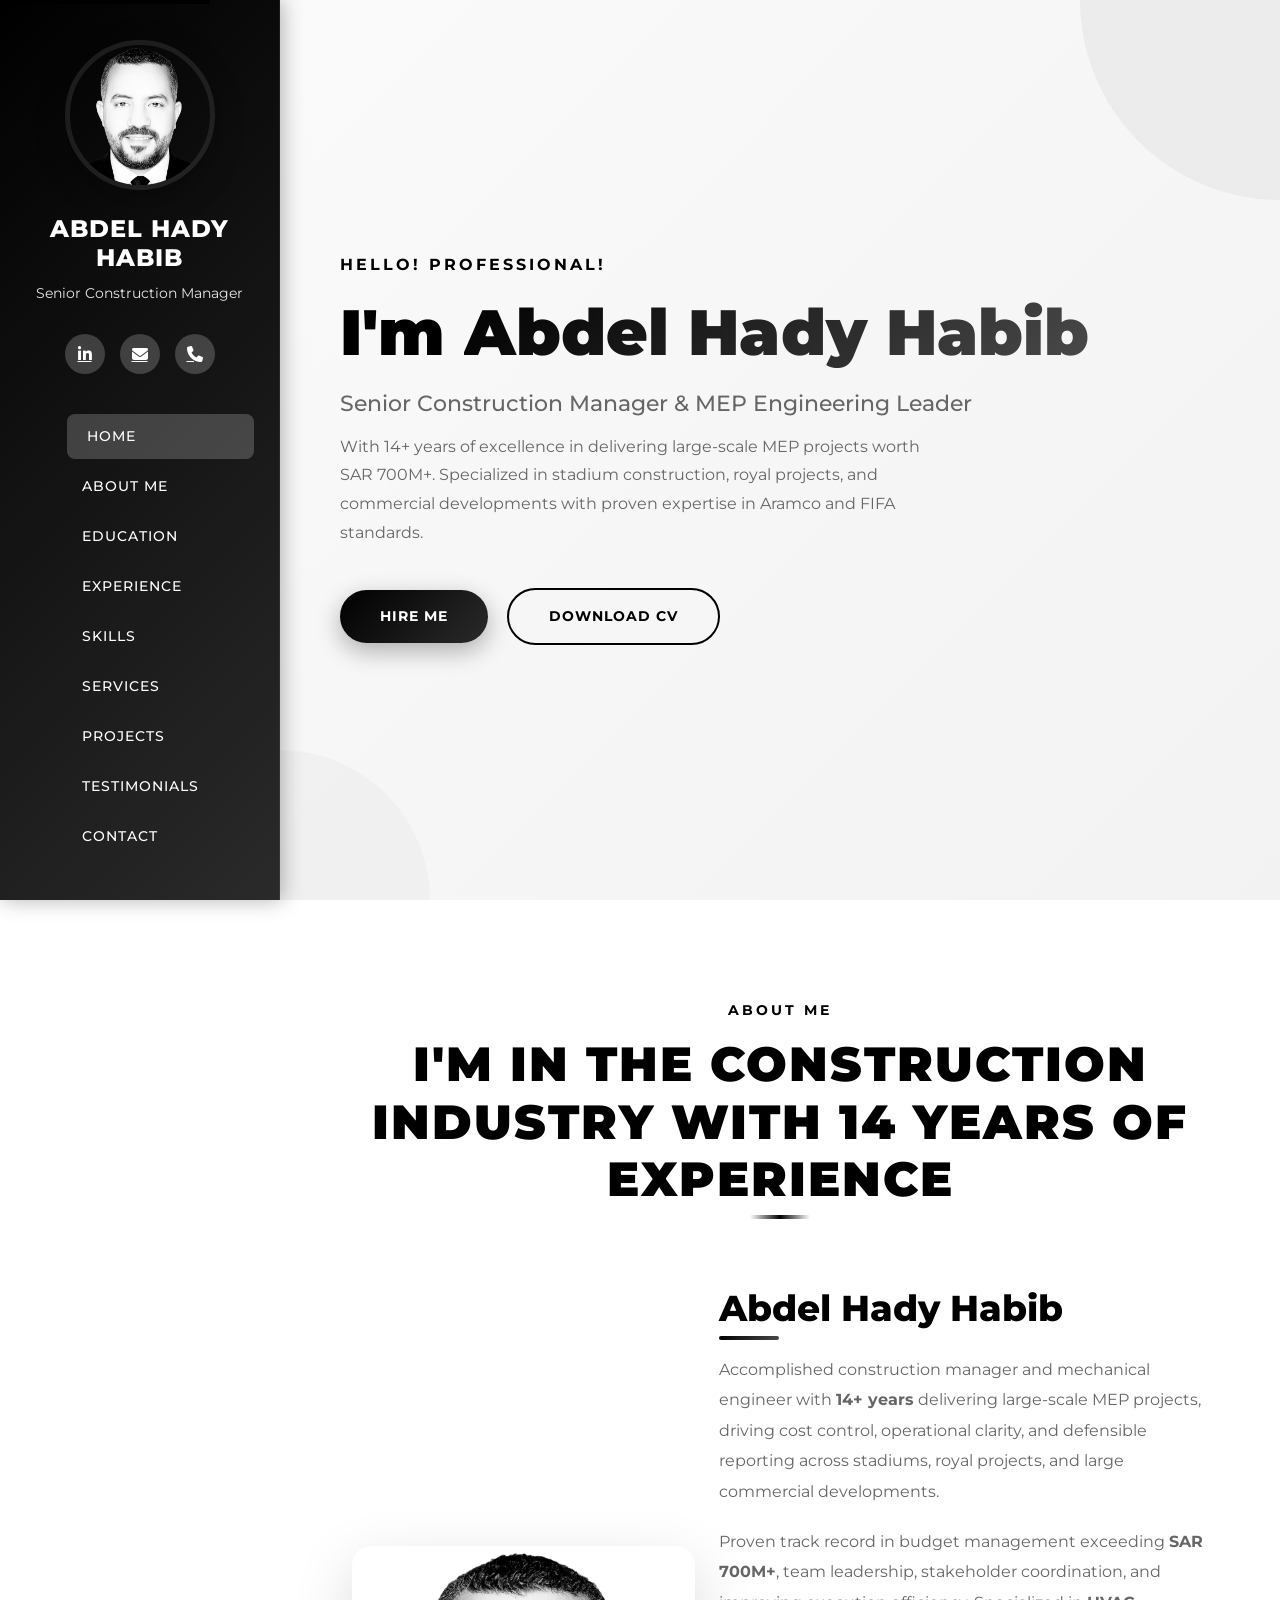
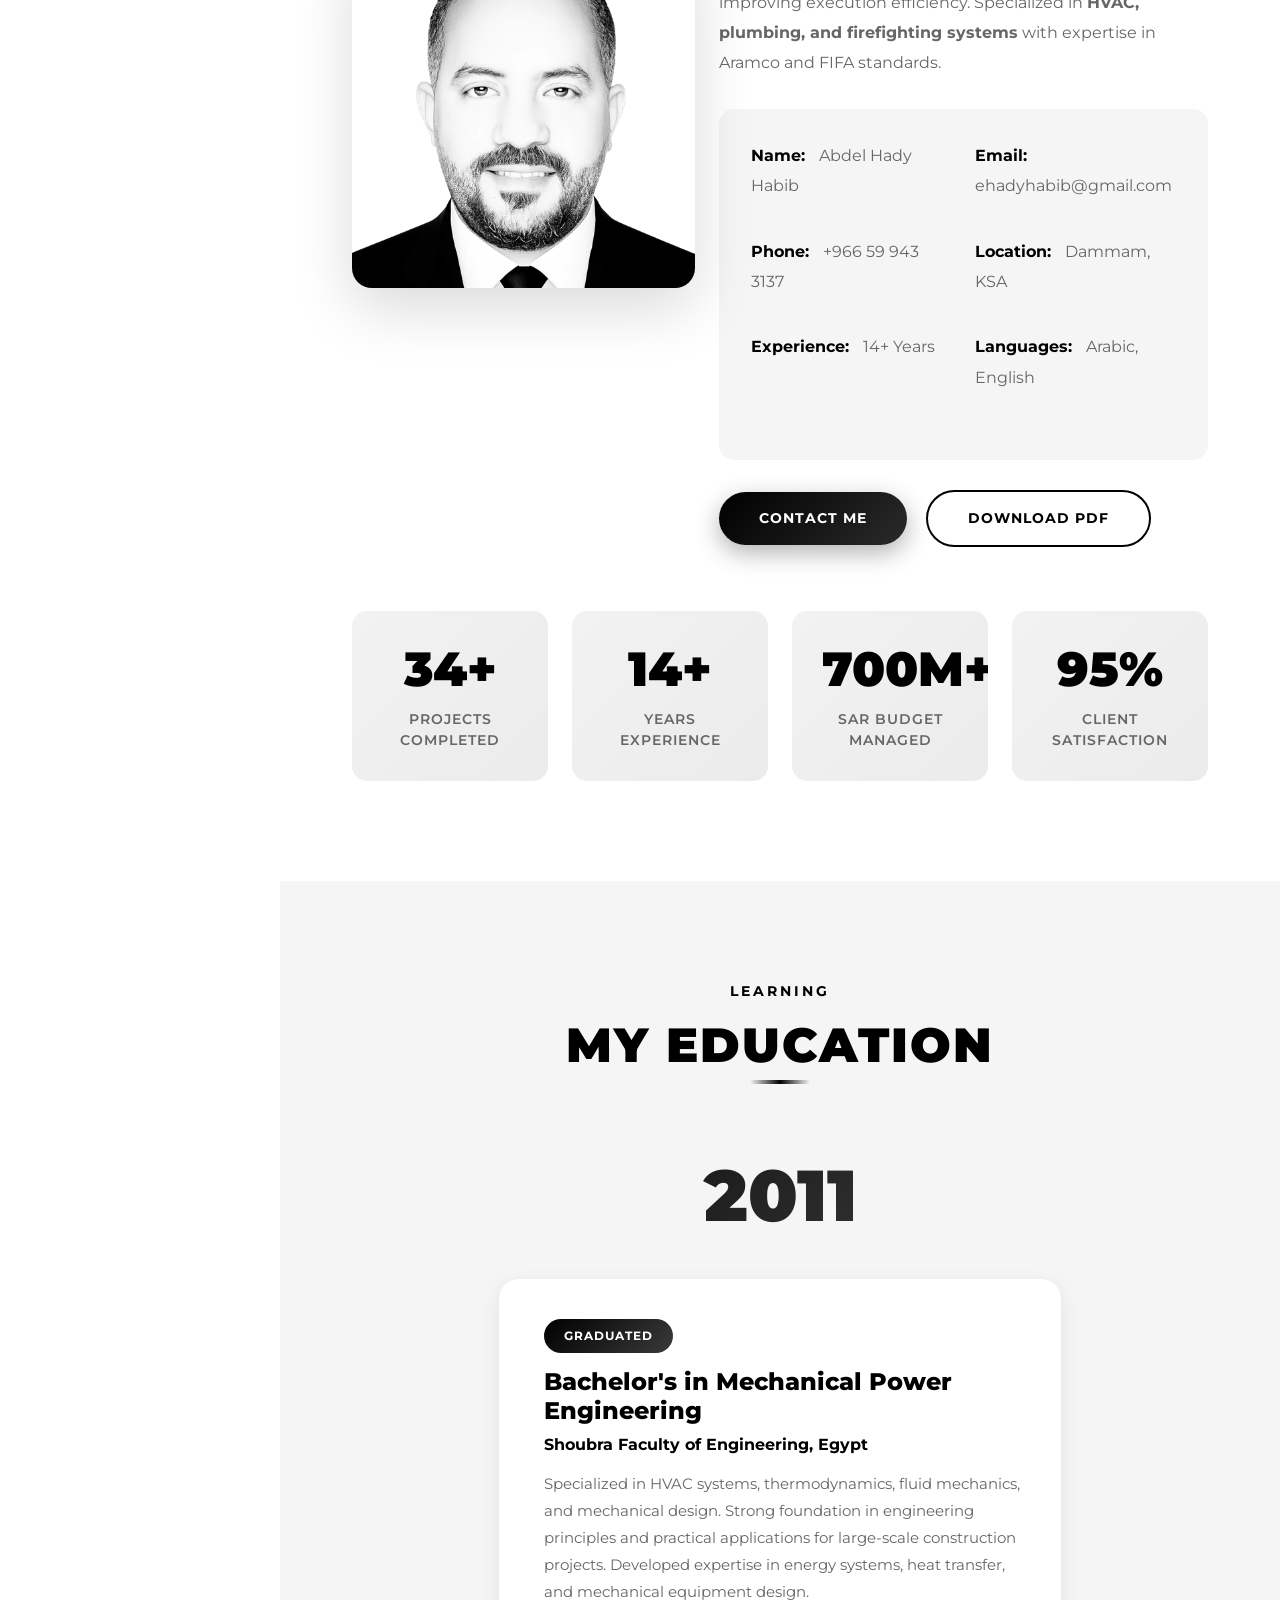
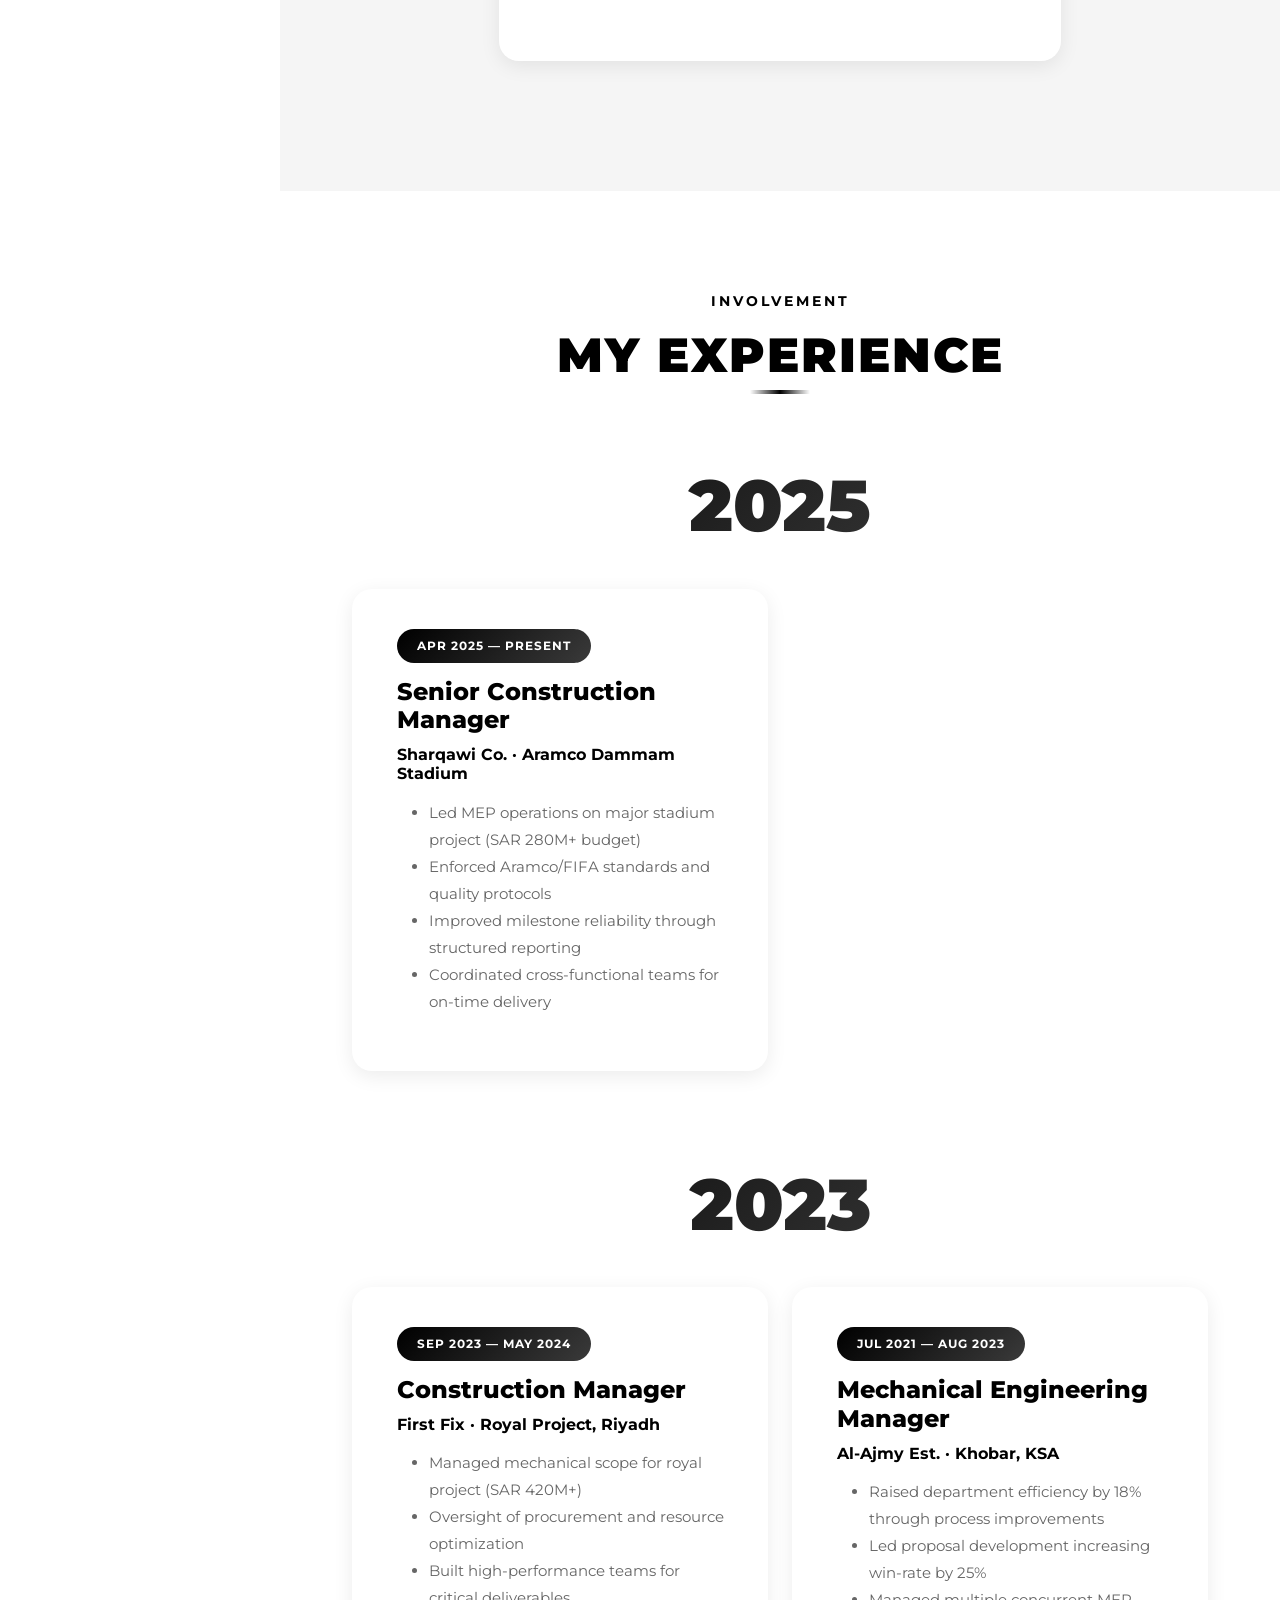
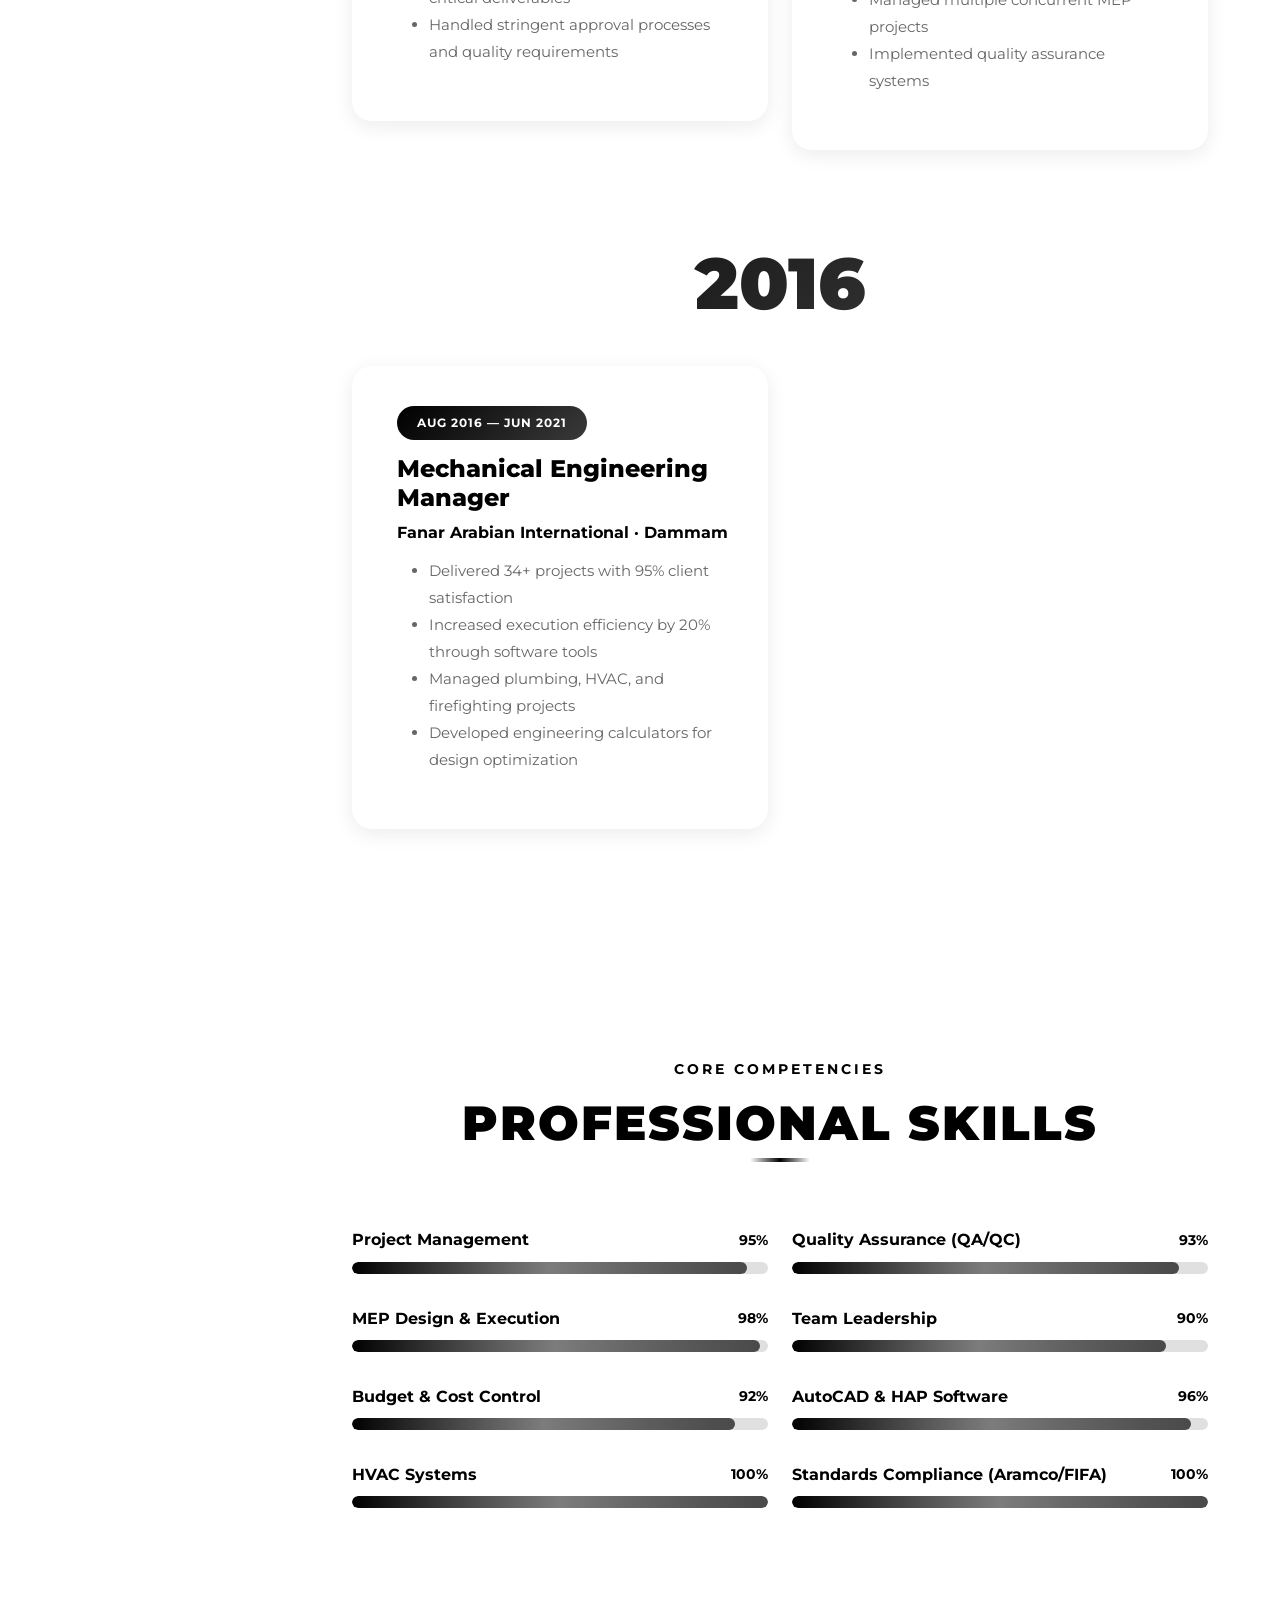
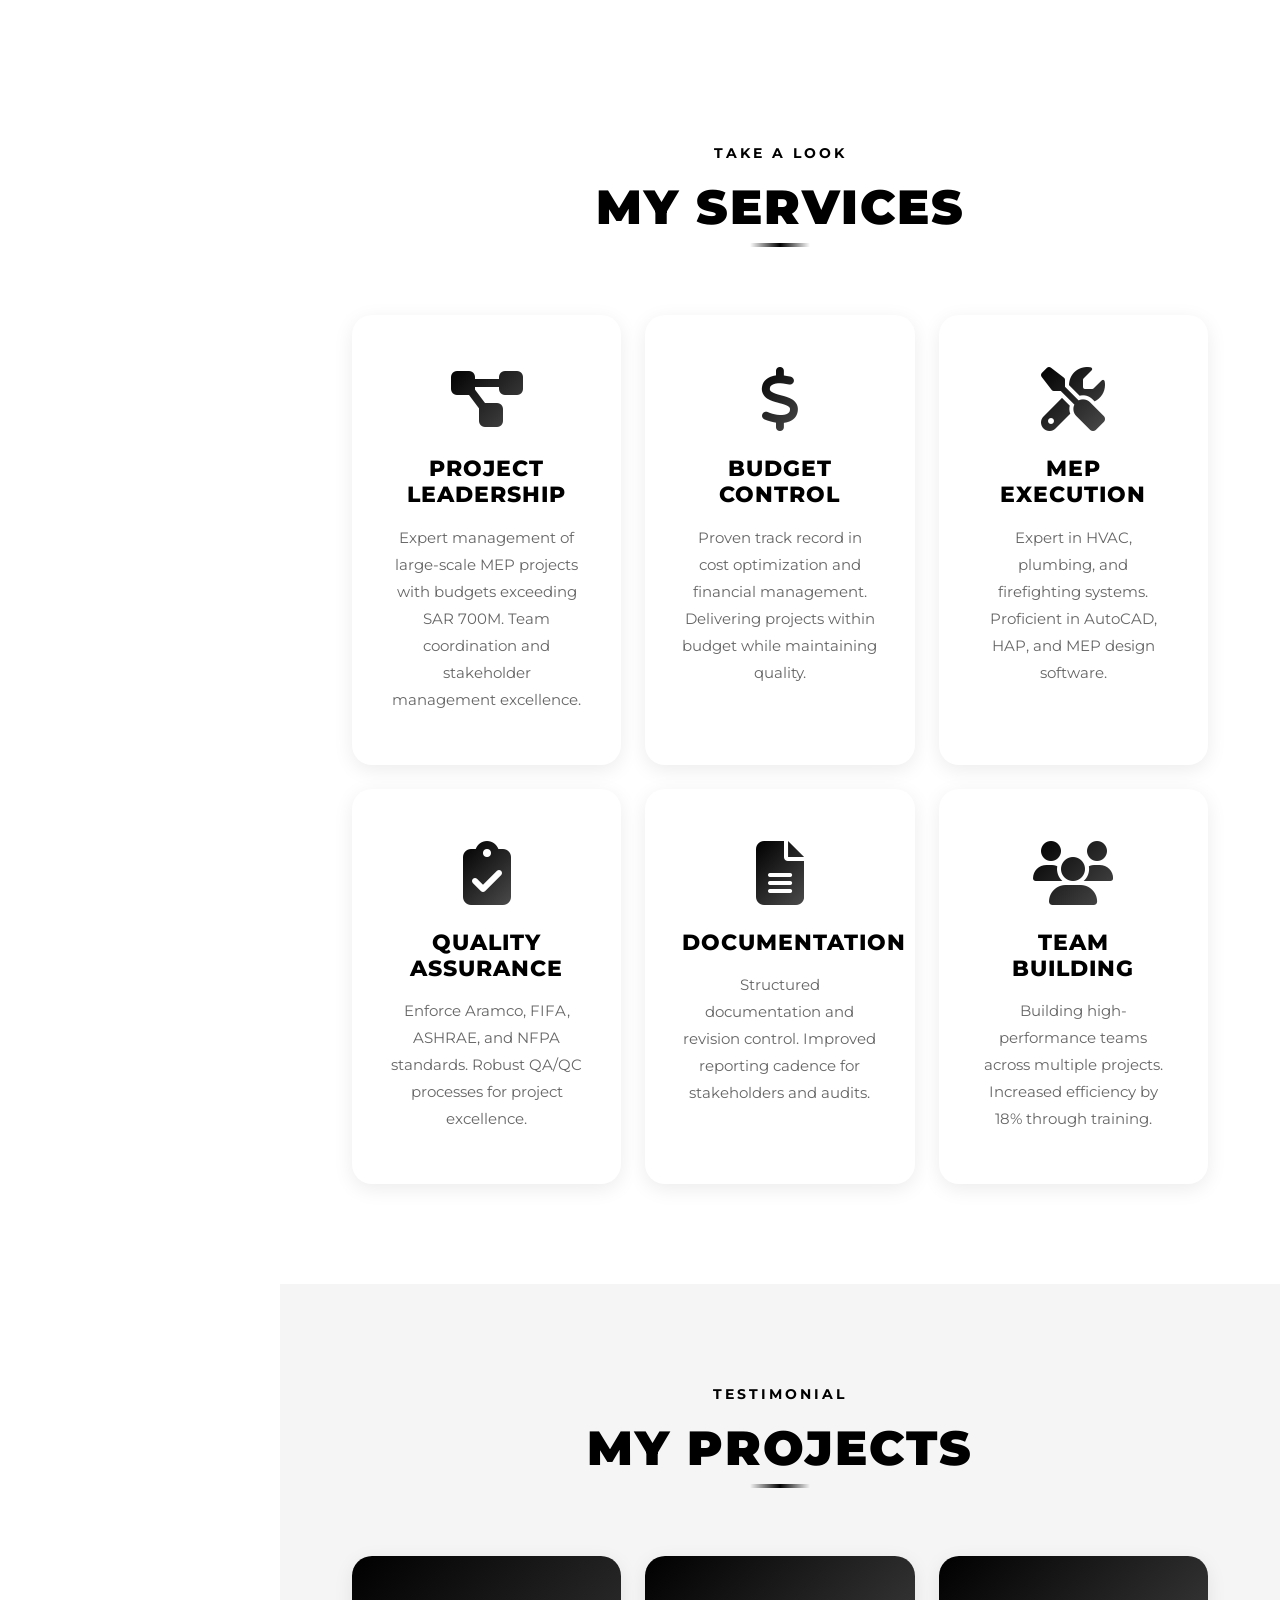
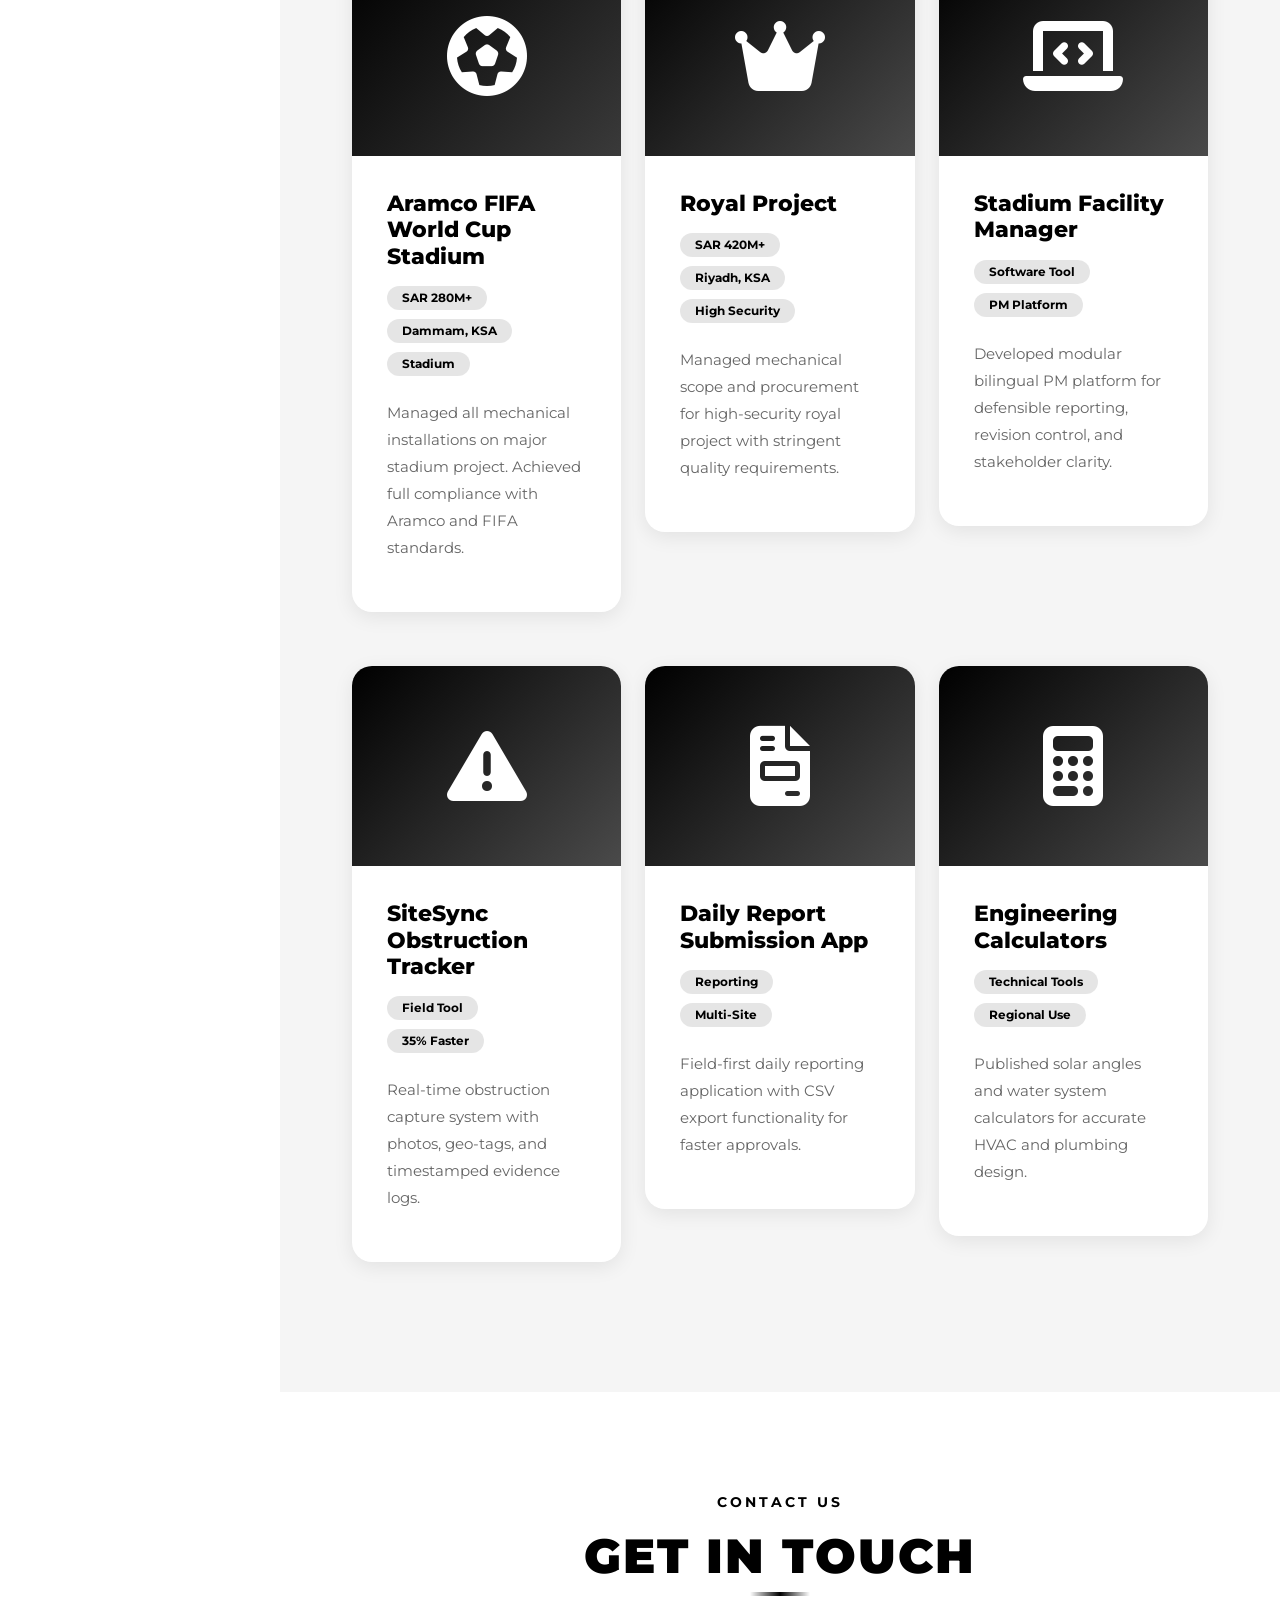
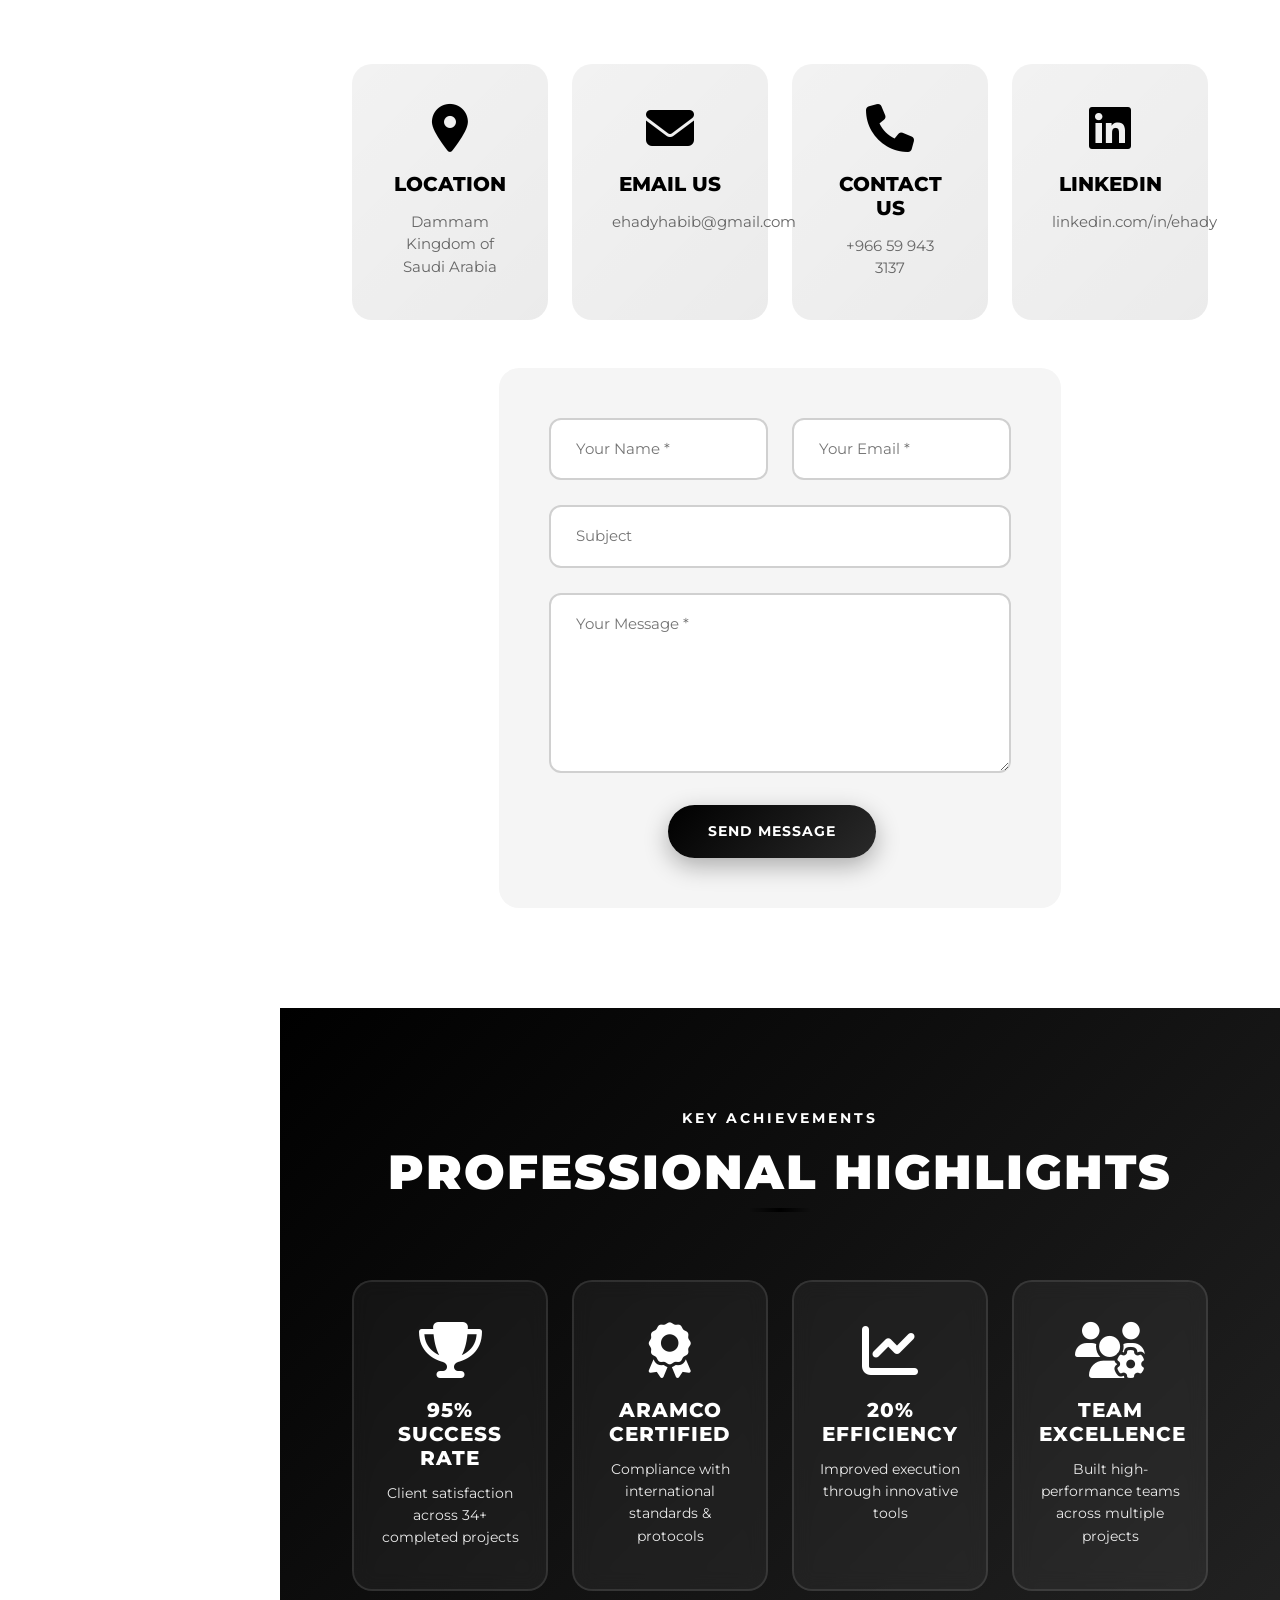
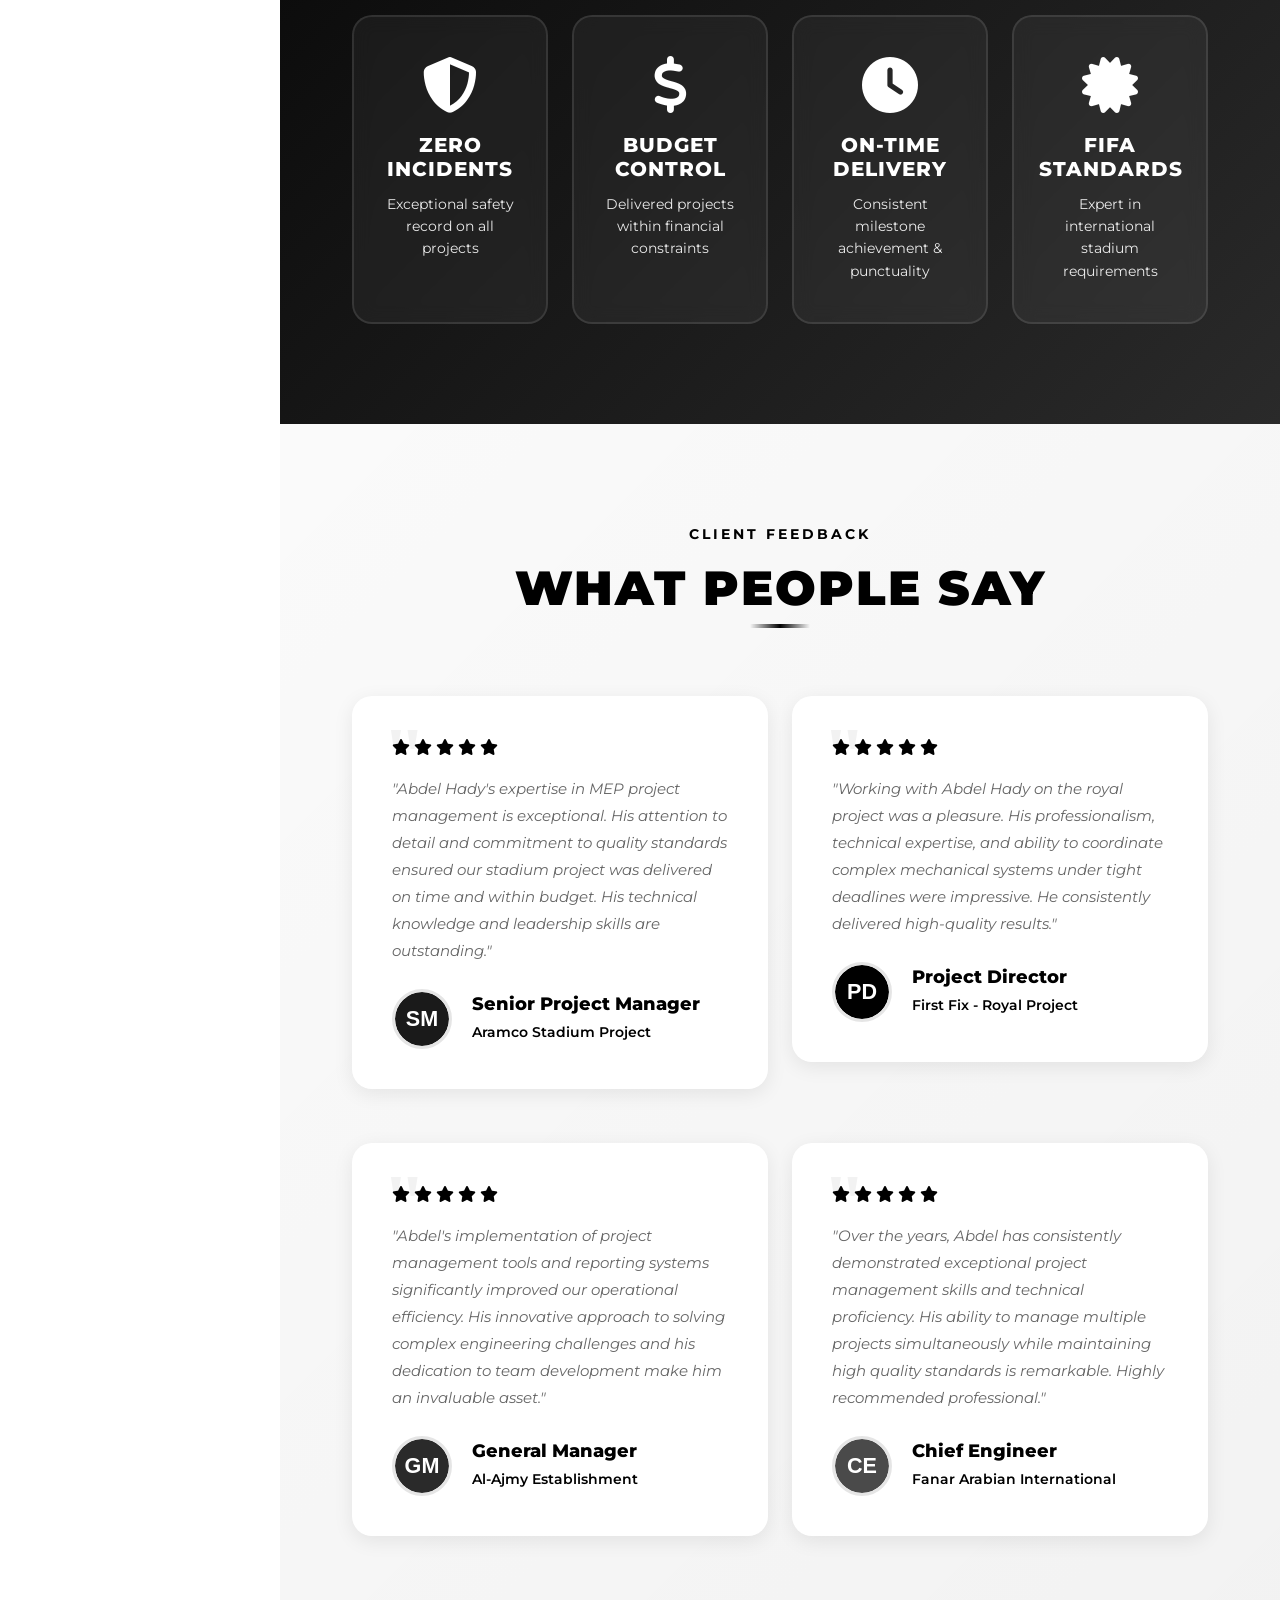
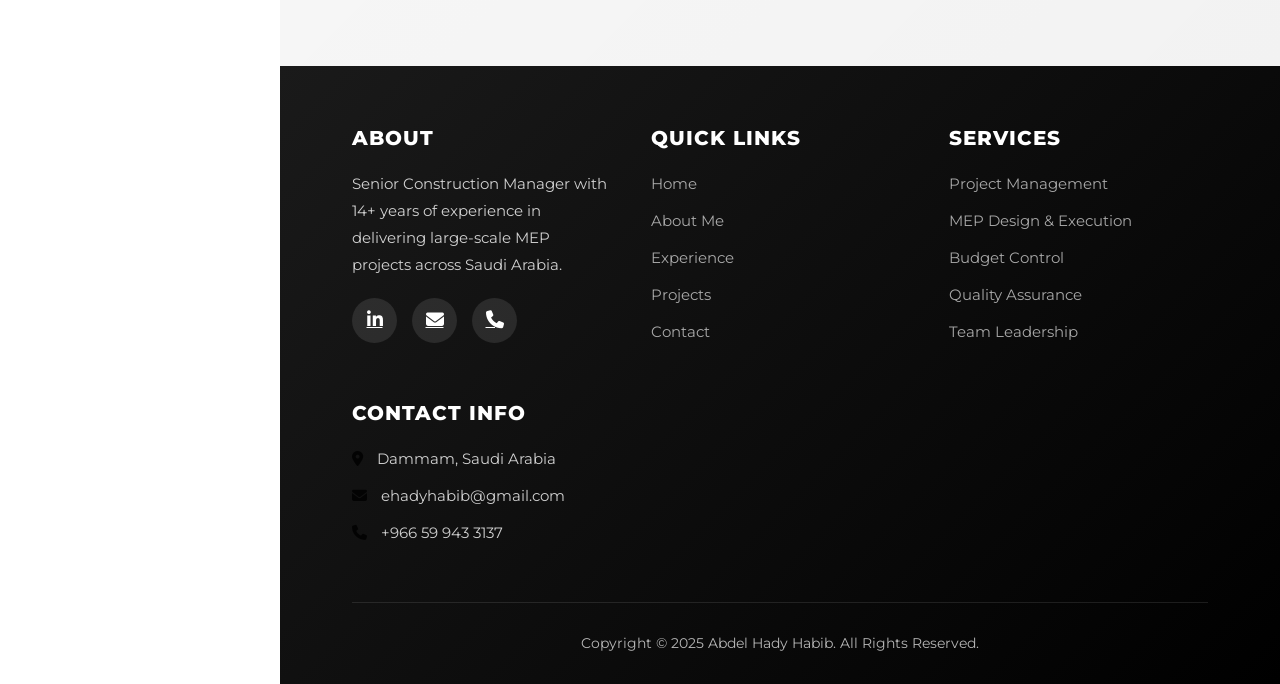
<file: index_bw.html>
<!DOCTYPE html>
<html lang="en">

<head>
    <meta charset="UTF-8">
    <meta name="viewport" content="width=device-width, initial-scale=1.0">
    <title>Abdel Hady Habib - Senior Construction Manager Portfolio</title>
    <meta name="description"
        content="Portfolio of Abdel Hady Habib - Senior Construction Manager & MEP Engineering Leader with 14+ years experience managing SAR 700M+ projects in Saudi Arabia">
    <meta name="keywords"
        content="Construction Manager, MEP Engineer, Project Management, Saudi Arabia, Aramco, Stadium Construction, HVAC Systems">
    <meta name="author" content="Abdel Hady Habib">
    <meta name="google-site-verification" content="8cYqqci9CVz_u6QqDLPNBThMYgjhyH_rwl_AHP4Nfyo" />
    <meta name="robots" content="index, follow">

    <!-- DNS Prefetch for Faster CDN Loading -->
    <link rel="dns-prefetch" href="https://cdn.jsdelivr.net">
    <link rel="dns-prefetch" href="https://cdnjs.cloudflare.com">
    <link rel="dns-prefetch" href="https://fonts.googleapis.com">
    <link rel="dns-prefetch" href="https://formspree.io">

    <!-- Preload Critical Resources -->
    <link rel="preload" href="facephoto.png" as="image">
    <link rel="preload" href="https://fonts.googleapis.com/css2?family=Montserrat:wght@400;700;900&display=swap" as="style">

    <!-- Canonical URL -->
    <link rel="canonical" href="https://ehady.co/">

    <!-- Open Graph Meta Tags -->
    <meta property="og:title" content="Abdel Hady Habib - Senior Construction Manager">
    <meta property="og:description"
        content="14+ years experience in MEP project management. Delivered SAR 700M+ worth of projects.">
    <meta property="og:type" content="website">
    <meta property="og:url" content="https://ehady.co/">
    <meta property="og:image" content="https://ehady.co/facephoto.png">
    <meta property="og:site_name" content="Abdel Hady Habib Portfolio">
    <meta property="og:locale" content="en_US">

    <!-- Twitter Card Meta Tags -->
    <meta name="twitter:card" content="summary_large_image">
    <meta name="twitter:title" content="Abdel Hady Habib - Senior Construction Manager">
    <meta name="twitter:description" content="14+ years experience in MEP project management. Delivered SAR 700M+ worth of projects.">
    <meta name="twitter:image" content="https://ehady.co/facephoto.png">

    <!-- Favicon -->
    <link rel="icon" type="image/x-icon"
        href="data:image/svg+xml,%3Csvg xmlns='http://www.w3.org/2000/svg' viewBox='0 0 100 100'%3E%3Ccircle fill='%23000' cx='50' cy='50' r='50'/%3E%3Ctext fill='%23fff' font-family='Arial' font-size='60' font-weight='bold' text-anchor='middle' x='50' y='70'%3EAH%3C/text%3E%3C/svg%3E">

    <link href="https://cdn.jsdelivr.net/npm/bootstrap@5.3.0/dist/css/bootstrap.min.css" rel="stylesheet">
    <link href="https://cdnjs.cloudflare.com/ajax/libs/font-awesome/6.4.0/css/all.min.css" rel="stylesheet">
    <link href="https://fonts.googleapis.com/css2?family=Montserrat:wght@400;700;900&display=swap"
        rel="stylesheet">

    <!-- Schema.org Structured Data -->
    <script type="application/ld+json">
    {
        "@context": "https://schema.org",
        "@type": "Person",
        "name": "Abdel Hady Habib",
        "jobTitle": "Senior Construction Manager",
        "description": "MEP Engineering Leader with 14+ years experience managing SAR 700M+ projects",
        "url": "https://ehady.co",
        "image": "https://ehady.co/facephoto.png",
        "email": "ehadyhabib@gmail.com",
        "telephone": "+966599433137",
        "address": {
            "@type": "PostalAddress",
            "addressLocality": "Dammam",
            "addressCountry": "SA"
        },
        "sameAs": [
            "https://www.linkedin.com/in/ehady/"
        ],
        "alumniOf": {
            "@type": "EducationalOrganization",
            "name": "Shoubra Faculty of Engineering"
        },
        "knowsAbout": [
            "MEP Engineering",
            "Project Management",
            "HVAC Systems",
            "Construction Management",
            "Stadium Construction",
            "Aramco Standards",
            "FIFA Standards"
        ],
        "hasOccupation": {
            "@type": "Occupation",
            "name": "Construction Manager",
            "occupationalCategory": "Engineering and Architecture"
        }
    }
    </script>

    <!-- Google Analytics 4 - Replace G-XXXXXXXXXX with your actual GA4 ID -->
    <!-- Uncomment when ready to track visitors:
    <script async src="https://www.googletagmanager.com/gtag/js?id=G-8WTLEH9H13"></script>
    <script>
        window.dataLayer = window.dataLayer || [];
        function gtag(){dataLayer.push(arguments);}
        gtag('js', new Date());
        gtag('config', 'G-8WTLEH9H13');
    </script>
    -->

    <style>
        :root {
            --primary-color: #000000;
            --secondary-color: #1a1a1a;
            --accent-color: #4a4a4a;
            --text-dark: #000000;
            --text-light: #666666;
            --bg-light: #f5f5f5;
        }

        * {
            margin: 0;
            padding: 0;
            box-sizing: border-box;
        }

        html {
            scroll-behavior: smooth;
        }

        /* Reduced Motion Support for Accessibility */
        @media (prefers-reduced-motion: reduce) {
            *,
            *::before,
            *::after {
                animation-duration: 0.01ms !important;
                animation-iteration-count: 1 !important;
                transition-duration: 0.01ms !important;
            }
            
            html {
                scroll-behavior: auto;
            }
        }

        body {
            font-family: 'Montserrat', sans-serif;
            color: var(--text-dark);
            overflow-x: hidden;
            background: #fff;
        }

        /* Visually Hidden Class for Screen Readers */
        .visually-hidden {
            position: absolute !important;
            width: 1px !important;
            height: 1px !important;
            padding: 0 !important;
            margin: -1px !important;
            overflow: hidden !important;
            clip: rect(0, 0, 0, 0) !important;
            white-space: nowrap !important;
            border: 0 !important;
        }

        /* Sidebar Profile */
        .sidebar {
            position: fixed;
            left: 0;
            top: 0;
            width: 280px;
            height: 100vh;
            background: linear-gradient(135deg, #000000 0%, #2a2a2a 100%);
            padding: 40px 30px;
            color: #fff;
            z-index: 1000;
            overflow-y: auto;
            transition: transform 0.3s ease;
            border-right: 1px solid rgba(255, 255, 255, 0.1);
            box-shadow: 2px 0 20px rgba(0, 0, 0, 0.3);
        }

        .profile-img {
            width: 150px;
            height: 150px;
            border-radius: 50%;
            border: 5px solid rgba(83, 83, 83, 0.3);
            margin: 0 auto 25px;
            display: block;
            object-fit: cover;
            box-shadow: 0 10px 30px rgba(0, 0, 0, 0.3);
        }

        .profile-name {
            font-size: 24px;
            font-weight: 800;
            text-align: center;
            margin-bottom: 10px;
            text-transform: uppercase;
            letter-spacing: 1px;
        }

        .profile-title {
            font-size: 14px;
            text-align: center;
            opacity: 0.9;
            margin-bottom: 30px;
            font-weight: 400;
        }

        .social-links {
            display: flex;
            justify-content: center;
            gap: 15px;
            margin-bottom: 40px;
        }

        .social-links a {
            width: 40px;
            height: 40px;
            background: rgba(255, 255, 255, 0.2);
            border-radius: 50%;
            display: flex;
            align-items: center;
            justify-content: center;
            color: #fff;
            font-size: 16px;
            transition: all 0.3s ease;
        }

        .social-links a:hover {
            background: #ffffff;
            color: #000000;
            transform: translateY(-3px);
        }

        .nav-menu {
            list-style: none;
        }

        .nav-menu li {
            margin-bottom: 5px;
        }

        .nav-menu a {
            color: #fff;
            text-decoration: none;
            padding: 12px 20px;
            display: block;
            border-radius: 8px;
            transition: all 0.3s ease;
            font-weight: 500;
            font-size: 14px;
            text-transform: uppercase;
            letter-spacing: 1px;
        }

        .nav-menu a:hover,
        .nav-menu a.active {
            background: rgba(255, 255, 255, 0.2);
            transform: translateX(5px);
        }

        .nav-menu a:focus,
        .social-links a:focus,
        button:focus,
        input:focus,
        textarea:focus {
            outline: 2px solid #ffffff;
            outline-offset: 2px;
        }

        /* Main Content */
        .main-content {
            margin-left: 280px;
            padding: 0;
        }

        /* Hero Section */
        .hero-section {
            min-height: 100vh;
            background: linear-gradient(135deg, rgba(0, 0, 0, 0.02) 0%, rgba(0, 0, 0, 0.05) 100%);
            display: flex;
            align-items: center;
            padding: 80px 60px;
            position: relative;
            overflow: hidden;
        }

        .hero-section::before {
            content: '';
            position: absolute;
            width: 400px;
            height: 400px;
            background: linear-gradient(135deg, #000000 0%, #4a4a4a 100%);
            border-radius: 50%;
            top: -200px;
            right: -200px;
            opacity: 0.05;
            animation: float 8s ease-in-out infinite;
        }

        .hero-section::after {
            content: '';
            position: absolute;
            width: 300px;
            height: 300px;
            background: linear-gradient(135deg, #1a1a1a 0%, #3a3a3a 100%);
            border-radius: 50%;
            bottom: -150px;
            left: -150px;
            opacity: 0.03;
            animation: float 10s ease-in-out infinite reverse;
        }

        @keyframes float {

            0%,
            100% {
                transform: translate(0, 0) rotate(0deg);
            }

            50% {
                transform: translate(-30px, 30px) rotate(180deg);
            }
        }

        .hero-content {
            position: relative;
            z-index: 1;
        }

        .hero-content h4 {
            color: var(--primary-color);
            font-size: 16px;
            font-weight: 700;
            text-transform: uppercase;
            letter-spacing: 3px;
            margin-bottom: 20px;
            opacity: 0;
            animation: fadeInUp 0.8s ease 0.2s forwards;
        }

        @keyframes fadeInUp {
            from {
                opacity: 0;
                transform: translateY(30px);
            }

            to {
                opacity: 1;
                transform: translateY(0);
            }
        }

        .hero-content h1 {
            font-size: 64px;
            font-weight: 900;
            color: var(--text-dark);
            line-height: 1.2;
            margin-bottom: 20px;
            opacity: 0;
            animation: fadeInUp 0.8s ease 0.4s forwards;
        }

        .hero-content h1 span {
            background: linear-gradient(135deg, #000000 0%, #4a4a4a 100%);
            -webkit-background-clip: text;
            -webkit-text-fill-color: transparent;
            background-clip: text;
            display: inline-block;
            position: relative;
        }

        .hero-content h1 span::after {
            content: '|';
            position: absolute;
            right: -10px;
            color: #000000;
            animation: blink 0.7s step-end infinite;
        }

        @keyframes blink {
            50% {
                opacity: 0;
            }
        }

        .hero-subtitle {
            font-size: 22px;
            color: var(--text-light);
            margin-bottom: 15px;
            font-weight: 500;
            opacity: 0;
            animation: fadeInUp 0.8s ease 0.6s forwards;
        }

        .hero-desc {
            font-size: 16px;
            color: var(--text-light);
            line-height: 1.8;
            margin-bottom: 40px;
            max-width: 600px;
            opacity: 0;
            animation: fadeInUp 0.8s ease 0.8s forwards;
        }

        .hero-content>div {
            opacity: 0;
            animation: fadeInUp 0.8s ease 1s forwards;
        }

        .btn-primary-custom {
            background: linear-gradient(135deg, #000000 0%, #2a2a2a 100%);
            color: #fff;
            padding: 16px 40px;
            border: none;
            border-radius: 50px;
            font-weight: 700;
            text-transform: uppercase;
            letter-spacing: 1px;
            font-size: 14px;
            display: inline-block;
            text-decoration: none;
            transition: all 0.3s ease;
            box-shadow: 0 8px 25px rgba(0, 0, 0, 0.3);
            margin-right: 15px;
        }

        .btn-primary-custom:hover {
            transform: translateY(-3px);
            box-shadow: 0 12px 35px rgba(0, 0, 0, 0.4);
            background: linear-gradient(135deg, #1a1a1a 0%, #3a3a3a 100%);
            color: #fff;
        }

        .btn-outline-custom {
            background: transparent;
            color: #000000;
            padding: 16px 40px;
            border: 2px solid #000000;
            border-radius: 50px;
            font-weight: 700;
            text-transform: uppercase;
            letter-spacing: 1px;
            font-size: 14px;
            display: inline-block;
            text-decoration: none;
            transition: all 0.3s ease;
        }

        .btn-outline-custom:hover {
            background: #000000;
            color: #fff;
            transform: translateY(-3px);
        }

        /* Section Styles */
        .section {
            padding: 100px 60px;
        }

        .section-title {
            text-align: center;
            margin-bottom: 70px;
        }

        .section-title span {
            color: var(--primary-color);
            font-size: 14px;
            font-weight: 700;
            text-transform: uppercase;
            letter-spacing: 3px;
            display: block;
            margin-bottom: 15px;
        }

        .section-title h2 {
            font-size: 48px;
            font-weight: 900;
            color: var(--text-dark);
            text-transform: uppercase;
            letter-spacing: 2px;
            position: relative;
            display: inline-block;
        }

        .section-title h2::after {
            content: '';
            position: absolute;
            bottom: -10px;
            left: 50%;
            transform: translateX(-50%);
            width: 60px;
            height: 4px;
            background: linear-gradient(90deg, transparent, #000000, transparent);
        }

        /* About Section */
        .about-section {
            background: #fff;
        }

        .about-img-wrapper {
            position: relative;
            animation: fadeInLeft 1s ease;
        }

        @keyframes fadeInLeft {
            from {
                opacity: 0;
                transform: translateX(-50px);
            }

            to {
                opacity: 1;
                transform: translateX(0);
            }
        }

        .about-img-wrapper img {
            width: 100%;
            border-radius: 20px;
            box-shadow: 0 20px 60px rgba(0, 0, 0, 0.15);
            transition: transform 0.5s ease;
        }

        .about-img-wrapper:hover img {
            transform: scale(1.05) rotate(2deg);
        }

        .about-img-wrapper::before {
            content: '';
            position: absolute;
            width: 100%;
            height: 100%;
            background: linear-gradient(135deg, #000000 0%, #4a4a4a 100%);
            border-radius: 20px;
            top: 20px;
            left: 20px;
            z-index: -1;
            opacity: 0.15;
            transition: all 0.5s ease;
        }

        .about-img-wrapper:hover::before {
            top: 25px;
            left: 25px;
            opacity: 0.25;
        }

        .about-content {
            animation: fadeInRight 1s ease 0.3s backwards;
        }

        @keyframes fadeInRight {
            from {
                opacity: 0;
                transform: translateX(50px);
            }

            to {
                opacity: 1;
                transform: translateX(0);
            }
        }

        .about-content h3 {
            font-size: 36px;
            font-weight: 800;
            color: var(--text-dark);
            margin-bottom: 25px;
            position: relative;
            display: inline-block;
        }

        .about-content h3::after {
            content: '';
            position: absolute;
            bottom: -10px;
            left: 0;
            width: 60px;
            height: 4px;
            background: linear-gradient(135deg, #000000 0%, #4a4a4a 100%);
            border-radius: 2px;
        }

        .about-content p {
            font-size: 16px;
            color: var(--text-light);
            line-height: 1.9;
            margin-bottom: 20px;
        }

        .info-box {
            background: var(--bg-light);
            padding: 30px;
            border-radius: 15px;
            margin: 30px 0;
            transition: all 0.3s ease;
            border: 2px solid transparent;
        }

        .info-box:hover {
            border-color: #e0e0e0;
            box-shadow: 0 5px 20px rgba(0, 0, 0, 0.05);
        }

        .info-box .row>div {
            margin-bottom: 15px;
        }

        .info-box strong {
            color: var(--text-dark);
            font-weight: 700;
            margin-right: 10px;
        }

        /* Stats */
        .stats-row {
            margin-top: 40px;
        }

        .stat-item {
            text-align: center;
            padding: 30px;
            background: linear-gradient(135deg, rgba(0, 0, 0, 0.05) 0%, rgba(0, 0, 0, 0.08) 100%);
            border-radius: 15px;
            transition: all 0.3s ease;
            position: relative;
            overflow: hidden;
        }

        .stat-item::before {
            content: '';
            position: absolute;
            top: 0;
            left: -100%;
            width: 100%;
            height: 100%;
            background: linear-gradient(90deg, transparent, rgba(255, 255, 255, 0.3), transparent);
            transition: left 0.5s ease;
        }

        .stat-item:hover::before {
            left: 100%;
        }

        .stat-item:hover {
            transform: translateY(-5px) scale(1.05);
            box-shadow: 0 10px 30px rgba(0, 0, 0, 0.1);
        }

        .stat-item h3 {
            font-size: 48px;
            font-weight: 900;
            color: #000000;
            margin-bottom: 10px;
            animation: countUp 2s ease;
        }

        @keyframes countUp {
            from {
                opacity: 0;
                transform: translateY(20px);
            }

            to {
                opacity: 1;
                transform: translateY(0);
            }
        }

        .stat-item p {
            font-size: 14px;
            color: var(--text-light);
            font-weight: 600;
            text-transform: uppercase;
            letter-spacing: 1px;
            margin: 0;
        }

        /* Education & Experience */
        .timeline-section {
            background: var(--bg-light);
        }

        .timeline-year {
            text-align: center;
            margin: 60px 0 40px;
        }

        .timeline-year h2 {
            font-size: 72px;
            font-weight: 900;
            background: linear-gradient(135deg, #000000 0%, #4a4a4a 100%);
            -webkit-background-clip: text;
            -webkit-text-fill-color: transparent;
            background-clip: text;
        }

        .timeline-item {
            background: #fff;
            padding: 40px;
            border-radius: 20px;
            margin-bottom: 30px;
            box-shadow: 0 5px 20px rgba(0, 0, 0, 0.08);
            position: relative;
            transition: all 0.3s ease;
            border-left: 5px solid transparent;
            opacity: 0;
            animation: slideInUp 0.6s ease forwards;
        }

        @keyframes slideInUp {
            from {
                opacity: 0;
                transform: translateY(30px);
            }

            to {
                opacity: 1;
                transform: translateY(0);
            }
        }

        .timeline-item:nth-child(1) {
            animation-delay: 0.1s;
        }

        .timeline-item:nth-child(2) {
            animation-delay: 0.2s;
        }

        .timeline-item:nth-child(3) {
            animation-delay: 0.3s;
        }

        .timeline-item:nth-child(4) {
            animation-delay: 0.4s;
        }

        .timeline-item:hover {
            transform: translateY(-5px) scale(1.02);
            box-shadow: 0 15px 40px rgba(0, 0, 0, 0.15);
            border-left-color: #000000;
        }

        .timeline-item .badge-custom {
            background: linear-gradient(135deg, #000000 0%, #3a3a3a 100%);
            color: #fff;
            padding: 8px 20px;
            border-radius: 50px;
            font-size: 12px;
            font-weight: 700;
            text-transform: uppercase;
            letter-spacing: 1px;
            display: inline-block;
            margin-bottom: 15px;
            transition: all 0.3s ease;
        }

        .timeline-item:hover .badge-custom {
            transform: scale(1.05);
            box-shadow: 0 5px 15px rgba(0, 0, 0, 0.3);
        }

        .timeline-item h4 {
            font-size: 24px;
            font-weight: 800;
            color: var(--text-dark);
            margin-bottom: 10px;
        }

        .timeline-item h5 {
            font-size: 16px;
            color: #000000;
            font-weight: 700;
            margin-bottom: 15px;
        }

        .timeline-item p,
        .timeline-item ul li {
            font-size: 15px;
            color: var(--text-light);
            line-height: 1.8;
        }

        /* Skills Progress */
        .skills-section {
            background: #fff;
        }

        .skill-progress-item {
            margin-bottom: 35px;
        }

        .skill-progress-item h5 {
            font-size: 16px;
            font-weight: 700;
            color: var(--text-dark);
            margin-bottom: 12px;
            display: flex;
            justify-content: space-between;
            align-items: center;
        }

        .skill-progress-item h5 span {
            color: #000000;
            font-size: 14px;
        }

        .progress-bar-wrapper {
            height: 12px;
            background: #e0e0e0;
            border-radius: 20px;
            overflow: hidden;
            position: relative;
        }

        .progress-bar-fill {
            height: 100%;
            background: linear-gradient(90deg, #000000 0%, #4a4a4a 100%);
            border-radius: 20px;
            position: relative;
            width: 0;
            transition: width 2s ease;
            animation: fillBar 2s ease forwards;
        }

        @keyframes fillBar {
            from {
                width: 0;
            }
        }

        .progress-bar-fill::after {
            content: '';
            position: absolute;
            top: 0;
            left: 0;
            width: 100%;
            height: 100%;
            background: linear-gradient(90deg, transparent, rgba(255, 255, 255, 0.4), transparent);
            animation: shimmer 2s ease infinite;
        }

        @keyframes shimmer {
            0% {
                transform: translateX(-100%);
            }

            100% {
                transform: translateX(100%);
            }
        }

        /* Services */
        .services-section {
            background: #fff;
        }

        .service-card {
            background: #fff;
            padding: 50px 35px;
            border-radius: 20px;
            text-align: center;
            transition: all 0.4s ease;
            border: 2px solid transparent;
            height: 100%;
            box-shadow: 0 5px 20px rgba(0, 0, 0, 0.08);
            position: relative;
            overflow: hidden;
        }

        .service-card::before {
            content: '';
            position: absolute;
            top: 0;
            left: 0;
            width: 100%;
            height: 100%;
            background: linear-gradient(135deg, rgba(0, 0, 0, 0.03) 0%, rgba(0, 0, 0, 0.05) 100%);
            opacity: 0;
            transition: opacity 0.4s ease;
        }

        .service-card:hover::before {
            opacity: 1;
        }

        .service-card:hover {
            transform: translateY(-10px) scale(1.02);
            border-color: #000000;
            box-shadow: 0 20px 50px rgba(0, 0, 0, 0.15);
        }

        .service-card i {
            font-size: 64px;
            background: linear-gradient(135deg, #000000 0%, #4a4a4a 100%);
            -webkit-background-clip: text;
            -webkit-text-fill-color: transparent;
            background-clip: text;
            margin-bottom: 25px;
            transition: transform 0.4s ease;
            position: relative;
            z-index: 1;
        }

        .service-card:hover i {
            transform: scale(1.2) rotate(10deg);
        }

        .service-card h4 {
            font-size: 22px;
            font-weight: 800;
            color: var(--text-dark);
            margin-bottom: 15px;
            text-transform: uppercase;
            letter-spacing: 1px;
        }

        .service-card p {
            font-size: 15px;
            color: var(--text-light);
            line-height: 1.8;
            margin: 0;
        }

        /* Projects */
        .projects-section {
            background: var(--bg-light);
        }

        .project-card {
            background: #fff;
            border-radius: 20px;
            overflow: hidden;
            box-shadow: 0 5px 20px rgba(0, 0, 0, 0.08);
            transition: all 0.4s ease;
            margin-bottom: 30px;
            position: relative;
        }

        .project-card::after {
            content: '';
            position: absolute;
            top: 0;
            left: 0;
            width: 100%;
            height: 4px;
            background: linear-gradient(90deg, #000000, #4a4a4a);
            transform: scaleX(0);
            transition: transform 0.4s ease;
        }

        .project-card:hover::after {
            transform: scaleX(1);
        }

        .project-card:hover {
            transform: translateY(-10px) scale(1.02);
            box-shadow: 0 20px 50px rgba(0, 0, 0, 0.15);
        }

        .project-icon {
            background: linear-gradient(135deg, #000000 0%, #3a3a3a 100%);
            height: 200px;
            display: flex;
            align-items: center;
            justify-content: center;
            position: relative;
            overflow: hidden;
        }

        .project-icon::before {
            content: '';
            position: absolute;
            width: 100%;
            height: 100%;
            background: linear-gradient(45deg, transparent 30%, rgba(255, 255, 255, 0.3), transparent 70%);
            top: 0;
            left: -100%;
            animation: shine 3s ease infinite;
        }

        @keyframes shine {
            0% {
                left: -100%;
            }

            50%,
            100% {
                left: 100%;
            }
        }

        .project-icon i {
            font-size: 80px;
            color: #fff;
            transition: transform 0.4s ease;
        }

        .project-card:hover .project-icon i {
            transform: scale(1.15) rotate(5deg);
        }

        .project-body {
            padding: 35px;
        }

        .project-body h4 {
            font-size: 22px;
            font-weight: 800;
            color: var(--text-dark);
            margin-bottom: 15px;
        }

        .project-body .badge {
            background: rgba(0, 0, 0, 0.1);
            color: #000000;
            padding: 6px 15px;
            border-radius: 50px;
            font-size: 12px;
            font-weight: 700;
            margin-right: 8px;
            margin-bottom: 8px;
            display: inline-block;
        }

        .project-body p {
            font-size: 15px;
            color: var(--text-light);
            line-height: 1.8;
            margin-top: 15px;
        }

        /* Contact */
        .contact-section {
            background: #fff;
        }

        .contact-info-box {
            background: linear-gradient(135deg, rgba(0, 0, 0, 0.05) 0%, rgba(0, 0, 0, 0.08) 100%);
            padding: 40px;
            border-radius: 20px;
            text-align: center;
            transition: all 0.3s ease;
            height: 100%;
        }

        .contact-info-box:hover {
            transform: translateY(-5px);
            box-shadow: 0 10px 30px rgba(0, 0, 0, 0.1);
        }

        .contact-info-box i {
            font-size: 48px;
            color: #000000;
            margin-bottom: 20px;
        }

        .contact-info-box h4 {
            font-size: 20px;
            font-weight: 800;
            color: var(--text-dark);
            margin-bottom: 15px;
            text-transform: uppercase;
        }

        .contact-info-box p {
            font-size: 15px;
            color: var(--text-light);
            margin: 0;
        }

        .contact-info-box a {
            color: var(--text-light);
            text-decoration: none;
            transition: color 0.3s ease;
        }

        .contact-info-box a:hover {
            color: #000000;
            font-weight: 600;
        }

        .contact-form {
            background: var(--bg-light);
            padding: 50px;
            border-radius: 20px;
        }

        .contact-form input,
        .contact-form textarea {
            width: 100%;
            padding: 18px 25px;
            margin-bottom: 25px;
            border: 2px solid #d0d0d0;
            border-radius: 12px;
            font-family: 'Montserrat', sans-serif;
            font-size: 15px;
            transition: all 0.3s ease;
        }

        .contact-form input:focus,
        .contact-form textarea:focus {
            outline: none;
            border-color: #000000;
            box-shadow: 0 0 0 4px rgba(0, 0, 0, 0.1);
        }

        .contact-form textarea {
            min-height: 180px;
            resize: vertical;
        }

        /* Achievements */
        .achievements-section {
            background: linear-gradient(135deg, #000000 0%, #2a2a2a 100%);
            color: #fff;
            margin-left: 280px;
        }

        .achievement-card {
            text-align: center;
            padding: 40px 25px;
            background: rgba(255, 255, 255, 0.05);
            border-radius: 20px;
            backdrop-filter: blur(10px);
            border: 2px solid rgba(255, 255, 255, 0.1);
            transition: all 0.4s ease;
            height: 100%;
        }

        .achievement-card:hover {
            transform: translateY(-10px) scale(1.05);
            background: rgba(255, 255, 255, 0.1);
            box-shadow: 0 15px 40px rgba(0, 0, 0, 0.5);
        }

        .achievement-card i {
            font-size: 56px;
            margin-bottom: 20px;
            color: #ffffff;
        }

        .achievement-card h4 {
            font-size: 20px;
            font-weight: 800;
            margin-bottom: 12px;
            text-transform: uppercase;
            letter-spacing: 1px;
        }

        .achievement-card p {
            font-size: 14px;
            opacity: 0.9;
            line-height: 1.6;
            margin: 0;
        }

        /* Testimonials */
        .testimonials-section {
            background: linear-gradient(135deg, rgba(0, 0, 0, 0.02) 0%, rgba(0, 0, 0, 0.05) 100%);
            margin-left: 280px;
        }

        .testimonial-card {
            background: #fff;
            padding: 40px;
            border-radius: 20px;
            box-shadow: 0 5px 20px rgba(0, 0, 0, 0.08);
            position: relative;
            margin-bottom: 30px;
            transition: all 0.4s ease;
        }

        .testimonial-card::before {
            content: '"';
            position: absolute;
            top: 20px;
            left: 30px;
            font-size: 80px;
            font-weight: 900;
            color: rgba(0, 0, 0, 0.05);
            line-height: 1;
            font-family: Georgia, serif;
        }

        .testimonial-card:hover {
            transform: translateY(-5px);
            box-shadow: 0 15px 40px rgba(0, 0, 0, 0.15);
        }

        .testimonial-content {
            position: relative;
            z-index: 1;
        }

        .testimonial-content p {
            font-size: 15px;
            line-height: 1.8;
            color: var(--text-light);
            margin-bottom: 25px;
            font-style: italic;
        }

        .testimonial-author {
            display: flex;
            align-items: center;
            gap: 20px;
        }

        .testimonial-author img {
            width: 60px;
            height: 60px;
            border-radius: 50%;
            border: 3px solid rgba(0, 0, 0, 0.1);
        }

        .testimonial-author-info h5 {
            font-size: 18px;
            font-weight: 800;
            color: var(--text-dark);
            margin: 0 0 5px 0;
        }

        .testimonial-author-info span {
            font-size: 14px;
            color: #000000;
            font-weight: 600;
        }

        .testimonial-rating {
            color: #000000;
            font-size: 16px;
            margin-bottom: 15px;
        }

        /* Footer */
        .footer {
            background: linear-gradient(135deg, #1a1a1a 0%, #000000 100%);
            color: #fff;
            padding: 60px 60px 30px;
            margin-left: 280px;
        }

        .footer-content {
            display: grid;
            grid-template-columns: repeat(auto-fit, minmax(250px, 1fr));
            gap: 40px;
            margin-bottom: 40px;
        }

        .footer-section h4 {
            font-size: 20px;
            font-weight: 800;
            margin-bottom: 20px;
            text-transform: uppercase;
            letter-spacing: 1px;
        }

        .footer-section p,
        .footer-section ul {
            font-size: 15px;
            line-height: 1.8;
            opacity: 0.8;
        }

        .footer-section ul {
            list-style: none;
            padding: 0;
        }

        .footer-section ul li {
            margin-bottom: 10px;
        }

        .footer-section ul li a {
            color: #fff;
            text-decoration: none;
            opacity: 0.8;
            transition: all 0.3s ease;
            display: inline-block;
        }

        .footer-section ul li a:hover {
            opacity: 1;
            color: #ffffff;
            font-weight: 600;
            transform: translateX(5px);
        }

        .footer-social {
            display: flex;
            gap: 15px;
            margin-top: 20px;
        }

        .footer-social a {
            width: 45px;
            height: 45px;
            background: rgba(255, 255, 255, 0.1);
            border-radius: 50%;
            display: flex;
            align-items: center;
            justify-content: center;
            color: #fff;
            font-size: 18px;
            transition: all 0.3s ease;
        }

        .footer-social a:hover {
            background: #ffffff;
            color: #000000;
            transform: translateY(-5px);
        }

        .footer-bottom {
            text-align: center;
            padding-top: 30px;
            border-top: 1px solid rgba(255, 255, 255, 0.1);
        }

        .footer-bottom p {
            margin: 0;
            opacity: 0.7;
            font-size: 14px;
        }

        /* Mobile Menu Toggle */
        .menu-toggle {
            display: none;
            position: fixed;
            top: 20px;
            left: 20px;
            z-index: 1001;
            width: 50px;
            height: 50px;
            background: linear-gradient(135deg, #000000 0%, #4a4a4a 100%);
            border: none;
            border-radius: 12px;
            color: #fff;
            font-size: 24px;
            cursor: pointer;
            box-shadow: 0 5px 15px rgba(0, 0, 0, 0.2);
        }

        /* Print Styles */
        @media print {

            .sidebar,
            .menu-toggle,
            .scroll-to-top,
            #preloader {
                display: none !important;
            }

            .main-content,
            .footer,
            .achievements-section,
            .testimonials-section {
                margin-left: 0 !important;
            }

            .section,
            .hero-section {
                page-break-inside: avoid;
                padding: 30px 20px !important;
            }

            body {
                background: #fff !important;
            }
        }

        /* Responsive */
        @media (max-width: 991px) {
            .sidebar {
                transform: translateX(-100%);
            }

            .sidebar.active {
                transform: translateX(0);
            }

            .main-content {
                margin-left: 0;
            }

            .footer,
            .achievements-section,
            .testimonials-section {
                margin-left: 0;
            }

            .menu-toggle {
                display: block;
            }

            .hero-section,
            .section {
                padding: 60px 30px;
            }

            .hero-content h1 {
                font-size: 42px;
            }

            .section-title h2 {
                font-size: 36px;
            }
        }

        /* Loading Animation */
        #preloader {
            position: fixed;
            top: 0;
            left: 0;
            width: 100%;
            height: 100%;
            background: linear-gradient(135deg, #ffffff 0%, #f5f5f5 100%);
            z-index: 9999;
            display: flex;
            flex-direction: column;
            justify-content: center;
            align-items: center;
            transition: opacity 0.5s ease, visibility 0.5s ease;
        }

        #preloader.hidden {
            opacity: 0;
            visibility: hidden;
        }

        .loader {
            width: 70px;
            height: 70px;
            border: 6px solid #e0e0e0;
            border-top: 6px solid #000000;
            border-radius: 50%;
            animation: spin 1s linear infinite;
            margin-bottom: 20px;
        }

        .loader-text {
            color: #000000;
            font-size: 14px;
            font-weight: 600;
            letter-spacing: 2px;
            text-transform: uppercase;
            animation: pulse 1.5s ease-in-out infinite;
        }

        @keyframes spin {
            0% {
                transform: rotate(0deg);
            }

            100% {
                transform: rotate(360deg);
            }
        }

        /* Scroll to Top */
        .scroll-top {
            position: fixed;
            bottom: 30px;
            right: 30px;
            width: 50px;
            height: 50px;
            background: linear-gradient(135deg, #000000 0%, #3a3a3a 100%);
            color: #fff;
            border-radius: 50%;
            display: none;
            align-items: center;
            justify-content: center;
            font-size: 20px;
            cursor: pointer;
            z-index: 999;
            box-shadow: 0 5px 20px rgba(0, 0, 0, 0.4);
            transition: all 0.3s ease;
        }

        .scroll-top:hover {
            transform: translateY(-5px);
            box-shadow: 0 10px 30px rgba(0, 0, 0, 0.5);
            background: linear-gradient(135deg, #1a1a1a 0%, #4a4a4a 100%);
        }

        /* Scroll Progress Bar */
        .scroll-progress {
            position: fixed;
            top: 0;
            left: 0;
            width: 0%;
            height: 4px;
            background: linear-gradient(90deg, #000000 0%, #4a4a4a 100%);
            z-index: 10000;
            transition: width 0.1s ease;
        }

        /* Additional Animations */
        @keyframes bounce {

            0%,
            20%,
            50%,
            80%,
            100% {
                transform: translateY(0);
            }

            40% {
                transform: translateY(-10px);
            }

            60% {
                transform: translateY(-5px);
            }
        }

        .scroll-indicator {
            animation: bounce 2s infinite;
        }

        /* Skip to Content Link (Accessibility) */
        .skip-to-content {
            position: absolute;
            top: -40px;
            left: 0;
            background: #000;
            color: #fff;
            padding: 10px 20px;
            text-decoration: none;
            z-index: 10000;
            transition: top 0.3s;
        }

        .skip-to-content:focus {
            top: 0;
            outline: 2px solid #fff;
        }

        /* Tooltips */
        [data-tooltip] {
            position: relative;
            cursor: pointer;
        }

        [data-tooltip]::after {
            content: attr(data-tooltip);
            position: absolute;
            bottom: 100%;
            left: 50%;
            transform: translateX(-50%) translateY(-10px);
            background: #000000;
            color: #ffffff;
            padding: 8px 12px;
            border-radius: 6px;
            font-size: 12px;
            white-space: nowrap;
            opacity: 0;
            pointer-events: none;
            transition: all 0.3s ease;
            z-index: 1000;
        }

        [data-tooltip]::before {
            content: '';
            position: absolute;
            bottom: 100%;
            left: 50%;
            transform: translateX(-50%) translateY(5px);
            border: 6px solid transparent;
            border-top-color: #000000;
            opacity: 0;
            pointer-events: none;
            transition: all 0.3s ease;
            z-index: 1000;
        }

        [data-tooltip]:hover::after,
        [data-tooltip]:hover::before {
            opacity: 1;
            transform: translateX(-50%) translateY(0);
        }

        /* Selection Styling */
        ::selection {
            background: #000000;
            color: #ffffff;
        }

        ::-moz-selection {
            background: #000000;
            color: #ffffff;
        }
    </style>
</head>

<body>
    <!-- Skip to Content Link for Accessibility -->
    <a href="#main-content" class="skip-to-content">Skip to main content</a>

    <!-- Scroll Progress Bar -->
    <div class="scroll-progress" id="scrollProgress"></div>

    <!-- Preloader -->
    <div id="preloader">
        <div class="loader"></div>
        <div class="loader-text">Loading Portfolio...</div>
    </div>

    <!-- Mobile Menu Toggle -->
    <button class="menu-toggle" onclick="toggleSidebar()">
        <i class="fas fa-bars"></i>
    </button>

    <!-- Sidebar -->
    <aside class="sidebar" id="sidebar">
        <picture>
            <source srcset="facephoto.webp" type="image/webp">
            <img src="facephoto.png" alt="Abdel Hady Habib" class="profile-img"
                onerror="this.onerror=null; this.src='data:image/svg+xml,%3Csvg xmlns=%22http://www.w3.org/2000/svg%22 width=%22150%22 height=%22150%22 viewBox=%220 0 150 150%22%3E%3Ccircle fill=%22%23000000%22 cx=%2275%22 cy=%2275%22 r=%2275%22/%3E%3Ctext fill=%22%23ffffff%22 font-family=%22Arial,sans-serif%22 font-size=%2250%22 font-weight=%22bold%22 text-anchor=%22middle%22 x=%2275%22 y=%2290%22%3EAH%3C/text%3E%3C/svg%3E';">
        </picture>

        <h2 class="profile-name">Abdel Hady Habib</h2>
        <p class="profile-title">Senior Construction Manager</p>

        <div class="social-links">
            <a href="https://www.linkedin.com/in/ehady/" target="_blank" rel="noopener noreferrer" aria-label="LinkedIn Profile" data-tooltip="LinkedIn Profile"><i
                    class="fab fa-linkedin-in" aria-hidden="true"></i></a>
            <a href="mailto:ehadyhabib@gmail.com" aria-label="Send Email" data-tooltip="Send Email"><i class="fas fa-envelope" aria-hidden="true"></i></a>
            <a href="tel:+966599433137" aria-label="Call Me" data-tooltip="Call Me"><i class="fas fa-phone" aria-hidden="true"></i></a>
        </div>

        <ul class="nav-menu">
            <li><a href="#home" class="active">Home</a></li>
            <li><a href="#about">About Me</a></li>
            <li><a href="#education">Education</a></li>
            <li><a href="#experience">Experience</a></li>
            <li><a href="#skills">Skills</a></li>
            <li><a href="#services">Services</a></li>
            <li><a href="#projects">Projects</a></li>
            <li><a href="#testimonials">Testimonials</a></li>
            <li><a href="#contact">Contact</a></li>
        </ul>
    </aside>

    <!-- Main Content -->
    <main class="main-content" id="main-content">
        <!-- Hero Section -->
        <section class="hero-section" id="home">
            <div class="hero-content">
                <h4>Hello! Professional!</h4>
                <h1>I'm <span>Abdel Hady Habib</span></h1>
                <h3 class="hero-subtitle">Senior Construction Manager & MEP Engineering Leader</h3>
                <p class="hero-desc">
                    With 14+ years of excellence in delivering large-scale MEP projects worth SAR 700M+.
                    Specialized in stadium construction, royal projects, and commercial developments with
                    proven expertise in Aramco and FIFA standards.
                </p>
                <div>
                    <a href="#contact" class="btn-primary-custom">Hire Me</a>
                    <a href="javascript:window.print()" class="btn-outline-custom">Download CV</a>
                </div>
            </div>
        </section>

        <!-- About Section -->
        <section class="section about-section" id="about">
            <div class="container-fluid">
                <div class="section-title">
                    <span>About Me</span>
                    <h2>I'm In The Construction Industry With 14 Years Of Experience</h2>
                </div>

                <div class="row align-items-center">
                    <div class="col-lg-5 mb-4 mb-lg-0">
                        <div class="about-img-wrapper">
                            <picture>
                                <source srcset="facephoto.webp" type="image/webp">
                                <img src="facephoto.png" alt="Abdel Hady Habib" loading="lazy"
                                    onerror="this.onerror=null; this.src='data:image/svg+xml,%3Csvg xmlns=%22http://www.w3.org/2000/svg%22 width=%22400%22 height=%22500%22 viewBox=%220 0 400 500%22%3E%3Crect fill=%22%232a2a2a%22 width=%22400%22 height=%22500%22/%3E%3Ctext fill=%22%23ffffff%22 font-family=%22Arial,sans-serif%22 font-size=%22120%22 font-weight=%22bold%22 text-anchor=%22middle%22 x=%22200%22 y=%22280%22%3EAH%3C/text%3E%3C/svg%3E';">
                            </picture>
                        </div>
                    </div>
                    <div class="col-lg-7">
                        <div class="about-content">
                            <h3>Abdel Hady Habib</h3>
                            <p>
                                Accomplished construction manager and mechanical engineer with <strong>14+
                                    years</strong>
                                delivering large-scale MEP projects, driving cost control, operational clarity, and
                                defensible reporting across stadiums, royal projects, and large commercial developments.
                            </p>
                            <p>
                                Proven track record in budget management exceeding <strong>SAR 700M+</strong>, team
                                leadership,
                                stakeholder coordination, and improving execution efficiency. Specialized in
                                <strong>HVAC,
                                    plumbing, and firefighting systems</strong> with expertise in Aramco and FIFA
                                standards.
                            </p>

                            <div class="info-box">
                                <div class="row">
                                    <div class="col-md-6">
                                        <p><strong>Name:</strong> Abdel Hady Habib</p>
                                    </div>
                                    <div class="col-md-6">
                                        <p><strong>Email:</strong> ehadyhabib@gmail.com</p>
                                    </div>
                                    <div class="col-md-6">
                                        <p><strong>Phone:</strong> +966 59 943 3137</p>
                                    </div>
                                    <div class="col-md-6">
                                        <p><strong>Location:</strong> Dammam, KSA</p>
                                    </div>
                                    <div class="col-md-6">
                                        <p><strong>Experience:</strong> 14+ Years</p>
                                    </div>
                                    <div class="col-md-6">
                                        <p><strong>Languages:</strong> Arabic, English</p>
                                    </div>
                                </div>
                            </div>

                            <div class="mt-4">
                                <a href="#contact" class="btn-primary-custom">Contact Me</a>
                                <a href="javascript:window.print()" class="btn-outline-custom">Download PDF</a>
                            </div>
                        </div>
                    </div>
                </div>

                <!-- Stats -->
                <div class="row stats-row g-4">
                    <div class="col-lg-3 col-md-6">
                        <div class="stat-item">
                            <h3>34+</h3>
                            <p>Projects Completed</p>
                        </div>
                    </div>
                    <div class="col-lg-3 col-md-6">
                        <div class="stat-item">
                            <h3>14+</h3>
                            <p>Years Experience</p>
                        </div>
                    </div>
                    <div class="col-lg-3 col-md-6">
                        <div class="stat-item">
                            <h3>700M+</h3>
                            <p>SAR Budget Managed</p>
                        </div>
                    </div>
                    <div class="col-lg-3 col-md-6">
                        <div class="stat-item">
                            <h3>95%</h3>
                            <p>Client Satisfaction</p>
                        </div>
                    </div>
                </div>
            </div>
        </section>

        <!-- Education Section -->
        <section class="section timeline-section" id="education">
            <div class="container-fluid">
                <div class="section-title">
                    <span>Learning</span>
                    <h2>My Education</h2>
                </div>

                <div class="timeline-year">
                    <h2>2011</h2>
                </div>

                <div class="row">
                    <div class="col-lg-8 offset-lg-2">
                        <div class="timeline-item">
                            <span class="badge-custom">Graduated</span>
                            <h4>Bachelor's in Mechanical Power Engineering</h4>
                            <h5>Shoubra Faculty of Engineering, Egypt</h5>
                            <p>
                                Specialized in HVAC systems, thermodynamics, fluid mechanics, and mechanical design.
                                Strong foundation in engineering principles and practical applications for large-scale
                                construction projects. Developed expertise in energy systems, heat transfer, and
                                mechanical equipment design.
                            </p>
                        </div>
                    </div>
                </div>
            </div>
        </section>

        <!-- Experience Section -->
        <section class="section timeline-section" id="experience" style="background: #fff;">
            <div class="container-fluid">
                <div class="section-title">
                    <span>Involvement</span>
                    <h2>My Experience</h2>
                </div>

                <div class="timeline-year">
                    <h2>2025</h2>
                </div>

                <div class="row g-4">
                    <div class="col-lg-6">
                        <div class="timeline-item">
                            <span class="badge-custom">Apr 2025 — Present</span>
                            <h4>Senior Construction Manager</h4>
                            <h5>Sharqawi Co. · Aramco Dammam Stadium</h5>
                            <ul>
                                <li>Led MEP operations on major stadium project (SAR 280M+ budget)</li>
                                <li>Enforced Aramco/FIFA standards and quality protocols</li>
                                <li>Improved milestone reliability through structured reporting</li>
                                <li>Coordinated cross-functional teams for on-time delivery</li>
                            </ul>
                        </div>
                    </div>
                </div>

                <div class="timeline-year">
                    <h2>2023</h2>
                </div>

                <div class="row g-4">
                    <div class="col-lg-6">
                        <div class="timeline-item">
                            <span class="badge-custom">Sep 2023 — May 2024</span>
                            <h4>Construction Manager</h4>
                            <h5>First Fix · Royal Project, Riyadh</h5>
                            <ul>
                                <li>Managed mechanical scope for royal project (SAR 420M+)</li>
                                <li>Oversight of procurement and resource optimization</li>
                                <li>Built high-performance teams for critical deliverables</li>
                                <li>Handled stringent approval processes and quality requirements</li>
                            </ul>
                        </div>
                    </div>
                    <div class="col-lg-6">
                        <div class="timeline-item">
                            <span class="badge-custom">Jul 2021 — Aug 2023</span>
                            <h4>Mechanical Engineering Manager</h4>
                            <h5>Al-Ajmy Est. · Khobar, KSA</h5>
                            <ul>
                                <li>Raised department efficiency by 18% through process improvements</li>
                                <li>Led proposal development increasing win-rate by 25%</li>
                                <li>Managed multiple concurrent MEP projects</li>
                                <li>Implemented quality assurance systems</li>
                            </ul>
                        </div>
                    </div>
                </div>

                <div class="timeline-year">
                    <h2>2016</h2>
                </div>

                <div class="row g-4">
                    <div class="col-lg-6">
                        <div class="timeline-item">
                            <span class="badge-custom">Aug 2016 — Jun 2021</span>
                            <h4>Mechanical Engineering Manager</h4>
                            <h5>Fanar Arabian International · Dammam</h5>
                            <ul>
                                <li>Delivered 34+ projects with 95% client satisfaction</li>
                                <li>Increased execution efficiency by 20% through software tools</li>
                                <li>Managed plumbing, HVAC, and firefighting projects</li>
                                <li>Developed engineering calculators for design optimization</li>
                            </ul>
                        </div>
                    </div>
                </div>
            </div>
        </section>

        <!-- Skills Section -->
        <section class="section skills-section" id="skills">
            <div class="container-fluid">
                <div class="section-title">
                    <span>Core Competencies</span>
                    <h2>Professional Skills</h2>
                </div>

                <div class="row">
                    <div class="col-lg-6">
                        <div class="skill-progress-item">
                            <h5>Project Management <span>95%</span></h5>
                            <div class="progress-bar-wrapper">
                                <div class="progress-bar-fill" style="animation-delay: 0.2s; width: 95%;"></div>
                            </div>
                        </div>
                        <div class="skill-progress-item">
                            <h5>MEP Design & Execution <span>98%</span></h5>
                            <div class="progress-bar-wrapper">
                                <div class="progress-bar-fill" style="animation-delay: 0.4s; width: 98%;"></div>
                            </div>
                        </div>
                        <div class="skill-progress-item">
                            <h5>Budget & Cost Control <span>92%</span></h5>
                            <div class="progress-bar-wrapper">
                                <div class="progress-bar-fill" style="animation-delay: 0.6s; width: 92%;"></div>
                            </div>
                        </div>
                        <div class="skill-progress-item">
                            <h5>HVAC Systems <span>100%</span></h5>
                            <div class="progress-bar-wrapper">
                                <div class="progress-bar-fill" style="animation-delay: 0.8s; width: 100%;"></div>
                            </div>
                        </div>
                    </div>
                    <div class="col-lg-6">
                        <div class="skill-progress-item">
                            <h5>Quality Assurance (QA/QC) <span>93%</span></h5>
                            <div class="progress-bar-wrapper">
                                <div class="progress-bar-fill" style="animation-delay: 1s; width: 93%;"></div>
                            </div>
                        </div>
                        <div class="skill-progress-item">
                            <h5>Team Leadership <span>90%</span></h5>
                            <div class="progress-bar-wrapper">
                                <div class="progress-bar-fill" style="animation-delay: 1.2s; width: 90%;"></div>
                            </div>
                        </div>
                        <div class="skill-progress-item">
                            <h5>AutoCAD & HAP Software <span>96%</span></h5>
                            <div class="progress-bar-wrapper">
                                <div class="progress-bar-fill" style="animation-delay: 1.4s; width: 96%;"></div>
                            </div>
                        </div>
                        <div class="skill-progress-item">
                            <h5>Standards Compliance (Aramco/FIFA) <span>100%</span></h5>
                            <div class="progress-bar-wrapper">
                                <div class="progress-bar-fill" style="animation-delay: 1.6s; width: 100%;"></div>
                            </div>
                        </div>
                    </div>
                </div>
            </div>
        </section>

        <!-- Services Section -->
        <section class="section services-section" id="services">
            <div class="container-fluid">
                <div class="section-title">
                    <span>Take A Look</span>
                    <h2>My Services</h2>
                </div>

                <div class="row g-4">
                    <div class="col-lg-4 col-md-6">
                        <div class="service-card">
                            <i class="fas fa-project-diagram"></i>
                            <h4>Project Leadership</h4>
                            <p>Expert management of large-scale MEP projects with budgets exceeding SAR 700M. Team
                                coordination and stakeholder management excellence.</p>
                        </div>
                    </div>
                    <div class="col-lg-4 col-md-6">
                        <div class="service-card">
                            <i class="fas fa-dollar-sign"></i>
                            <h4>Budget Control</h4>
                            <p>Proven track record in cost optimization and financial management. Delivering projects
                                within budget while maintaining quality.</p>
                        </div>
                    </div>
                    <div class="col-lg-4 col-md-6">
                        <div class="service-card">
                            <i class="fas fa-tools"></i>
                            <h4>MEP Execution</h4>
                            <p>Expert in HVAC, plumbing, and firefighting systems. Proficient in AutoCAD, HAP, and MEP
                                design software.</p>
                        </div>
                    </div>
                    <div class="col-lg-4 col-md-6">
                        <div class="service-card">
                            <i class="fas fa-clipboard-check"></i>
                            <h4>Quality Assurance</h4>
                            <p>Enforce Aramco, FIFA, ASHRAE, and NFPA standards. Robust QA/QC processes for project
                                excellence.</p>
                        </div>
                    </div>
                    <div class="col-lg-4 col-md-6">
                        <div class="service-card">
                            <i class="fas fa-file-alt"></i>
                            <h4>Documentation</h4>
                            <p>Structured documentation and revision control. Improved reporting cadence for
                                stakeholders and audits.</p>
                        </div>
                    </div>
                    <div class="col-lg-4 col-md-6">
                        <div class="service-card">
                            <i class="fas fa-users"></i>
                            <h4>Team Building</h4>
                            <p>Building high-performance teams across multiple projects. Increased efficiency by 18%
                                through training.</p>
                        </div>
                    </div>
                </div>
            </div>
        </section>

        <!-- Projects Section -->
        <section class="section projects-section" id="projects">
            <div class="container-fluid">
                <div class="section-title">
                    <span>Testimonial</span>
                    <h2>My Projects</h2>
                </div>

                <div class="row g-4">
                    <div class="col-lg-4 col-md-6">
                        <div class="project-card">
                            <div class="project-icon">
                                <i class="fas fa-futbol"></i>
                            </div>
                            <div class="project-body">
                                <h4>Aramco FIFA World Cup Stadium</h4>
                                <span class="badge">SAR 280M+</span>
                                <span class="badge">Dammam, KSA</span>
                                <span class="badge">Stadium</span>
                                <p>Managed all mechanical installations on major stadium project. Achieved full
                                    compliance with Aramco and FIFA standards.</p>
                            </div>
                        </div>
                    </div>
                    <div class="col-lg-4 col-md-6">
                        <div class="project-card">
                            <div class="project-icon"
                                style="background: linear-gradient(135deg, #000000 0%, #4a4a4a 100%);">
                                <i class="fas fa-crown"></i>
                            </div>
                            <div class="project-body">
                                <h4>Royal Project</h4>
                                <span class="badge">SAR 420M+</span>
                                <span class="badge">Riyadh, KSA</span>
                                <span class="badge">High Security</span>
                                <p>Managed mechanical scope and procurement for high-security royal project with
                                    stringent quality requirements.</p>
                            </div>
                        </div>
                    </div>
                    <div class="col-lg-4 col-md-6">
                        <div class="project-card">
                            <div class="project-icon"
                                style="background: linear-gradient(135deg, #000000 0%, #4a4a4a 100%);">
                                <i class="fas fa-laptop-code"></i>
                            </div>
                            <div class="project-body">
                                <h4>Stadium Facility Manager</h4>
                                <span class="badge">Software Tool</span>
                                <span class="badge">PM Platform</span>
                                <p>Developed modular bilingual PM platform for defensible reporting, revision control,
                                    and stakeholder clarity.</p>
                            </div>
                        </div>
                    </div>
                    <div class="col-lg-4 col-md-6">
                        <div class="project-card">
                            <div class="project-icon"
                                style="background: linear-gradient(135deg, #000000 0%, #4a4a4a 100%);">
                                <i class="fas fa-exclamation-triangle"></i>
                            </div>
                            <div class="project-body">
                                <h4>SiteSync Obstruction Tracker</h4>
                                <span class="badge">Field Tool</span>
                                <span class="badge">35% Faster</span>
                                <p>Real-time obstruction capture system with photos, geo-tags, and timestamped evidence
                                    logs.</p>
                            </div>
                        </div>
                    </div>
                    <div class="col-lg-4 col-md-6">
                        <div class="project-card">
                            <div class="project-icon"
                                style="background: linear-gradient(135deg, #000000 0%, #4a4a4a 100%);">
                                <i class="fas fa-file-invoice"></i>
                            </div>
                            <div class="project-body">
                                <h4>Daily Report Submission App</h4>
                                <span class="badge">Reporting</span>
                                <span class="badge">Multi-Site</span>
                                <p>Field-first daily reporting application with CSV export functionality for faster
                                    approvals.</p>
                            </div>
                        </div>
                    </div>
                    <div class="col-lg-4 col-md-6">
                        <div class="project-card">
                            <div class="project-icon"
                                style="background: linear-gradient(135deg, #000000 0%, #4a4a4a 100%);">
                                <i class="fas fa-calculator"></i>
                            </div>
                            <div class="project-body">
                                <h4>Engineering Calculators</h4>
                                <span class="badge">Technical Tools</span>
                                <span class="badge">Regional Use</span>
                                <p>Published solar angles and water system calculators for accurate HVAC and plumbing
                                    design.</p>
                            </div>
                        </div>
                    </div>
                </div>
            </div>
        </section>

        <!-- Contact Section -->
        <section class="section contact-section" id="contact">
            <div class="container-fluid">
                <div class="section-title">
                    <span>Contact Us</span>
                    <h2>Get In Touch</h2>
                </div>

                <div class="row g-4 mb-5">
                    <div class="col-lg-3 col-md-6">
                        <div class="contact-info-box">
                            <i class="fas fa-map-marker-alt"></i>
                            <h4>Location</h4>
                            <p>Dammam<br>Kingdom of Saudi Arabia</p>
                        </div>
                    </div>
                    <div class="col-lg-3 col-md-6">
                        <div class="contact-info-box">
                            <i class="fas fa-envelope"></i>
                            <h4>Email Us</h4>
                            <p><a href="mailto:ehadyhabib@gmail.com">ehadyhabib@gmail.com</a></p>
                        </div>
                    </div>
                    <div class="col-lg-3 col-md-6">
                        <div class="contact-info-box">
                            <i class="fas fa-phone"></i>
                            <h4>Contact Us</h4>
                            <p><a href="tel:+966599433137">+966 59 943 3137</a></p>
                        </div>
                    </div>
                    <div class="col-lg-3 col-md-6">
                        <div class="contact-info-box">
                            <i class="fab fa-linkedin"></i>
                            <h4>LinkedIn</h4>
                            <p><a href="https://www.linkedin.com/in/ehady/" target="_blank" rel="noopener noreferrer">linkedin.com/in/ehady</a>
                            </p>
                        </div>
                    </div>
                </div>

                <div class="row">
                    <div class="col-lg-8 offset-lg-2">
                        <div class="contact-form">
                            <!-- Formspree Integration -->
                            <form id="contact-form" action="https://formspree.io/f/myzbqaqp" method="POST">
                                <div class="row">
                                    <div class="col-md-6">
                                        <label for="name" class="visually-hidden">Your Name</label>
                                        <input type="text" id="name" name="name" placeholder="Your Name *" required>
                                    </div>
                                    <div class="col-md-6">
                                        <label for="email" class="visually-hidden">Your Email</label>
                                        <input type="email" id="email" name="_replyto" placeholder="Your Email *" required>
                                    </div>
                                </div>
                                <label for="subject" class="visually-hidden">Subject</label>
                                <input type="text" id="subject" name="subject" placeholder="Subject">
                                <label for="message" class="visually-hidden">Your Message</label>
                                <textarea id="message" name="message" placeholder="Your Message *" required></textarea>
                                <input type="text" name="_gotcha" style="display: none;" autocomplete="off">
                                <input type="hidden" name="_subject"
                                    value="New Contact Form Submission from Portfolio!">
                                <div class="text-center">
                                    <button type="submit" class="btn-primary-custom">Send Message</button>
                                </div>
                                <div id="form-msg"
                                    style="display: none; margin-top: 30px; padding: 25px; background: linear-gradient(135deg, #1a1a1a 0%, #2a2a2a 100%); color: #ffffff; border: 2px solid #4a4a4a; border-radius: 15px; text-align: center; font-weight: 700;">
                                </div>
                            </form>
                        </div>
                    </div>
                </div>
            </div>
        </section>
    </main>

    <!-- Achievements Section -->
    <section class="section achievements-section">
        <div class="container-fluid">
            <div class="section-title" style="color: #fff;">
                <span style="color: #ffffff;">Key Achievements</span>
                <h2 style="color: #fff;">Professional Highlights</h2>
            </div>

            <div class="row g-4">
                <div class="col-lg-3 col-md-6">
                    <div class="achievement-card">
                        <i class="fas fa-trophy"></i>
                        <h4>95% Success Rate</h4>
                        <p>Client satisfaction across 34+ completed projects</p>
                    </div>
                </div>
                <div class="col-lg-3 col-md-6">
                    <div class="achievement-card">
                        <i class="fas fa-award"></i>
                        <h4>Aramco Certified</h4>
                        <p>Compliance with international standards & protocols</p>
                    </div>
                </div>
                <div class="col-lg-3 col-md-6">
                    <div class="achievement-card">
                        <i class="fas fa-chart-line"></i>
                        <h4>20% Efficiency</h4>
                        <p>Improved execution through innovative tools</p>
                    </div>
                </div>
                <div class="col-lg-3 col-md-6">
                    <div class="achievement-card">
                        <i class="fas fa-users-cog"></i>
                        <h4>Team Excellence</h4>
                        <p>Built high-performance teams across multiple projects</p>
                    </div>
                </div>
                <div class="col-lg-3 col-md-6">
                    <div class="achievement-card">
                        <i class="fas fa-shield-alt"></i>
                        <h4>Zero Incidents</h4>
                        <p>Exceptional safety record on all projects</p>
                    </div>
                </div>
                <div class="col-lg-3 col-md-6">
                    <div class="achievement-card">
                        <i class="fas fa-dollar-sign"></i>
                        <h4>Budget Control</h4>
                        <p>Delivered projects within financial constraints</p>
                    </div>
                </div>
                <div class="col-lg-3 col-md-6">
                    <div class="achievement-card">
                        <i class="fas fa-clock"></i>
                        <h4>On-Time Delivery</h4>
                        <p>Consistent milestone achievement & punctuality</p>
                    </div>
                </div>
                <div class="col-lg-3 col-md-6">
                    <div class="achievement-card">
                        <i class="fas fa-certificate"></i>
                        <h4>FIFA Standards</h4>
                        <p>Expert in international stadium requirements</p>
                    </div>
                </div>
            </div>
        </div>
    </section>

    <!-- Testimonials Section -->
    <section class="section testimonials-section" id="testimonials">
        <div class="container-fluid">
            <div class="section-title">
                <span>Client Feedback</span>
                <h2>What People Say</h2>
            </div>

            <div class="row g-4">
                <div class="col-lg-6">
                    <div class="testimonial-card">
                        <div class="testimonial-content">
                            <div class="testimonial-rating">
                                <i class="fas fa-star"></i>
                                <i class="fas fa-star"></i>
                                <i class="fas fa-star"></i>
                                <i class="fas fa-star"></i>
                                <i class="fas fa-star"></i>
                            </div>
                            <p>"Abdel Hady's expertise in MEP project management is exceptional. His attention to detail
                                and commitment to quality standards ensured our stadium project was delivered on time
                                and within budget. His technical knowledge and leadership skills are outstanding."</p>
                            <div class="testimonial-author">
                                <img src="data:image/svg+xml,%3Csvg xmlns='http://www.w3.org/2000/svg' width='60' height='60' viewBox='0 0 60 60'%3E%3Ccircle fill='%231a1a1a' cx='30' cy='30' r='30'/%3E%3Ctext fill='%23ffffff' font-family='Arial,sans-serif' font-size='24' font-weight='bold' text-anchor='middle' x='30' y='38'%3ESM%3C/text%3E%3C/svg%3E"
                                    alt="Client">
                                <div class="testimonial-author-info">
                                    <h5>Senior Project Manager</h5>
                                    <span>Aramco Stadium Project</span>
                                </div>
                            </div>
                        </div>
                    </div>
                </div>

                <div class="col-lg-6">
                    <div class="testimonial-card">
                        <div class="testimonial-content">
                            <div class="testimonial-rating">
                                <i class="fas fa-star"></i>
                                <i class="fas fa-star"></i>
                                <i class="fas fa-star"></i>
                                <i class="fas fa-star"></i>
                                <i class="fas fa-star"></i>
                            </div>
                            <p>"Working with Abdel Hady on the royal project was a pleasure. His professionalism,
                                technical expertise, and ability to coordinate complex mechanical systems under tight
                                deadlines were impressive. He consistently delivered high-quality results."</p>
                            <div class="testimonial-author">
                                <img src="data:image/svg+xml,%3Csvg xmlns='http://www.w3.org/2000/svg' width='60' height='60' viewBox='0 0 60 60'%3E%3Ccircle fill='%23000000' cx='30' cy='30' r='30'/%3E%3Ctext fill='%23ffffff' font-family='Arial,sans-serif' font-size='24' font-weight='bold' text-anchor='middle' x='30' y='38'%3EPD%3C/text%3E%3C/svg%3E"
                                    alt="Client">
                                <div class="testimonial-author-info">
                                    <h5>Project Director</h5>
                                    <span>First Fix - Royal Project</span>
                                </div>
                            </div>
                        </div>
                    </div>
                </div>

                <div class="col-lg-6">
                    <div class="testimonial-card">
                        <div class="testimonial-content">
                            <div class="testimonial-rating">
                                <i class="fas fa-star"></i>
                                <i class="fas fa-star"></i>
                                <i class="fas fa-star"></i>
                                <i class="fas fa-star"></i>
                                <i class="fas fa-star"></i>
                            </div>
                            <p>"Abdel's implementation of project management tools and reporting systems significantly
                                improved our operational efficiency. His innovative approach to solving complex
                                engineering challenges and his dedication to team development make him an invaluable
                                asset."</p>
                            <div class="testimonial-author">
                                <img src="data:image/svg+xml,%3Csvg xmlns='http://www.w3.org/2000/svg' width='60' height='60' viewBox='0 0 60 60'%3E%3Ccircle fill='%232a2a2a' cx='30' cy='30' r='30'/%3E%3Ctext fill='%23ffffff' font-family='Arial,sans-serif' font-size='24' font-weight='bold' text-anchor='middle' x='30' y='38'%3EGM%3C/text%3E%3C/svg%3E"
                                    alt="Client">
                                <div class="testimonial-author-info">
                                    <h5>General Manager</h5>
                                    <span>Al-Ajmy Establishment</span>
                                </div>
                            </div>
                        </div>
                    </div>
                </div>

                <div class="col-lg-6">
                    <div class="testimonial-card">
                        <div class="testimonial-content">
                            <div class="testimonial-rating">
                                <i class="fas fa-star"></i>
                                <i class="fas fa-star"></i>
                                <i class="fas fa-star"></i>
                                <i class="fas fa-star"></i>
                                <i class="fas fa-star"></i>
                            </div>
                            <p>"Over the years, Abdel has consistently demonstrated exceptional project management
                                skills and technical proficiency. His ability to manage multiple projects simultaneously
                                while maintaining high quality standards is remarkable. Highly recommended
                                professional."</p>
                            <div class="testimonial-author">
                                <img src="data:image/svg+xml,%3Csvg xmlns='http://www.w3.org/2000/svg' width='60' height='60' viewBox='0 0 60 60'%3E%3Ccircle fill='%234a4a4a' cx='30' cy='30' r='30'/%3E%3Ctext fill='%23ffffff' font-family='Arial,sans-serif' font-size='24' font-weight='bold' text-anchor='middle' x='30' y='38'%3ECE%3C/text%3E%3C/svg%3E"
                                    alt="Client">
                                <div class="testimonial-author-info">
                                    <h5>Chief Engineer</h5>
                                    <span>Fanar Arabian International</span>
                                </div>
                            </div>
                        </div>
                    </div>
                </div>
            </div>
        </div>
    </section>

    <!-- Footer -->
    <footer class="footer">
        <div class="container-fluid">
            <div class="footer-content">
                <div class="footer-section">
                    <h4>About</h4>
                    <p>Senior Construction Manager with 14+ years of experience in delivering large-scale MEP projects
                        across Saudi Arabia.</p>
                    <div class="footer-social">
                        <a href="https://www.linkedin.com/in/ehady/" target="_blank" rel="noopener noreferrer" aria-label="LinkedIn"><i
                                class="fab fa-linkedin-in" aria-hidden="true"></i></a>
                        <a href="mailto:ehadyhabib@gmail.com" aria-label="Email"><i class="fas fa-envelope" aria-hidden="true"></i></a>
                        <a href="tel:+966599433137" aria-label="Phone"><i class="fas fa-phone" aria-hidden="true"></i></a>
                    </div>
                </div>

                <div class="footer-section">
                    <h4>Quick Links</h4>
                    <ul>
                        <li><a href="#home">Home</a></li>
                        <li><a href="#about">About Me</a></li>
                        <li><a href="#experience">Experience</a></li>
                        <li><a href="#projects">Projects</a></li>
                        <li><a href="#contact">Contact</a></li>
                    </ul>
                </div>

                <div class="footer-section">
                    <h4>Services</h4>
                    <ul>
                        <li><a href="#services">Project Management</a></li>
                        <li><a href="#services">MEP Design & Execution</a></li>
                        <li><a href="#services">Budget Control</a></li>
                        <li><a href="#services">Quality Assurance</a></li>
                        <li><a href="#services">Team Leadership</a></li>
                    </ul>
                </div>

                <div class="footer-section">
                    <h4>Contact Info</h4>
                    <ul>
                        <li><i class="fas fa-map-marker-alt"
                                style="margin-right: 10px; color: var(--primary-color);"></i> Dammam, Saudi Arabia</li>
                        <li><i class="fas fa-envelope" style="margin-right: 10px; color: var(--primary-color);"></i>
                            ehadyhabib@gmail.com</li>
                        <li><i class="fas fa-phone" style="margin-right: 10px; color: var(--primary-color);"></i> +966
                            59 943 3137</li>
                    </ul>
                </div>
            </div>

            <div class="footer-bottom">
                <p>Copyright © 2025 Abdel Hady Habib. All Rights Reserved.</p>
            </div>
        </div>
    </footer>

    <!-- Scroll to Top -->
    <div class="scroll-top" id="scrollTop" onclick="scrollToTop()" data-tooltip="Back to Top">
        <i class="fas fa-arrow-up"></i>
    </div>

    <script src="https://cdn.jsdelivr.net/npm/bootstrap@5.3.0/dist/js/bootstrap.bundle.min.js"></script>

    <script>
        // Performance Monitoring (Web Vitals)
        window.addEventListener('load', function () {
            // Log page load performance
            if (window.performance && window.performance.timing) {
                const perfData = window.performance.timing;
                const pageLoadTime = perfData.loadEventEnd - perfData.navigationStart;
                const connectTime = perfData.responseEnd - perfData.requestStart;
                const renderTime = perfData.domComplete - perfData.domLoading;
                
                console.log('%c⚡ Performance Metrics', 'color: #4caf50; font-weight: bold; font-size: 14px;');
                console.log(`📊 Page Load Time: ${pageLoadTime}ms`);
                console.log(`🔌 Server Response: ${connectTime}ms`);
                console.log(`🎨 DOM Render Time: ${renderTime}ms`);
            }

            // Preloader with smooth fade
            setTimeout(function () {
                const preloader = document.getElementById('preloader');
                preloader.classList.add('hidden');
                setTimeout(() => {
                    preloader.style.display = 'none';
                }, 500);
            }, 800);
        });

        // Mobile Sidebar Toggle
        function toggleSidebar() {
            document.getElementById('sidebar').classList.toggle('active');
        }

        // Smooth Scroll
        document.querySelectorAll('a[href^="#"]').forEach(anchor => {
            anchor.addEventListener('click', function (e) {
                e.preventDefault();
                const target = document.querySelector(this.getAttribute('href'));
                if (target) {
                    target.scrollIntoView({ behavior: 'smooth', block: 'start' });
                    // Close mobile sidebar
                    document.getElementById('sidebar').classList.remove('active');
                    // Update active menu
                    document.querySelectorAll('.nav-menu a').forEach(link => link.classList.remove('active'));
                    this.classList.add('active');
                }
            });
        });

        // Consolidated Scroll Handler (Optimized with passive flag)
        let scrollTicking = false;
        window.addEventListener('scroll', function () {
            if (!scrollTicking) {
                window.requestAnimationFrame(function () {
                    const scrolled = window.pageYOffset;
                    const scrollProgress = document.getElementById('scrollProgress');
                    const scrollTop = document.getElementById('scrollTop');
                    const heroContent = document.querySelector('.hero-content');
                    
                    // Scroll Progress Bar
                    const windowHeight = document.documentElement.scrollHeight - document.documentElement.clientHeight;
                    const scrolledPercent = (scrolled / windowHeight) * 100;
                    scrollProgress.style.width = scrolledPercent + '%';

                    // Scroll to Top Button
                    scrollTop.style.display = scrolled > 300 ? 'flex' : 'none';

                    // Parallax Effect on Hero Section
                    if (heroContent && scrolled < window.innerHeight) {
                        heroContent.style.transform = `translateY(${scrolled * 0.3}px)`;
                        heroContent.style.opacity = 1 - (scrolled / 600);
                    }

                    // Active Menu Highlighting
                    let currentSection = '';
                    const sections = document.querySelectorAll('section');

                    sections.forEach(section => {
                        const sectionTop = section.offsetTop;
                        if (scrolled >= (sectionTop - 200)) {
                            currentSection = section.getAttribute('id');
                        }
                    });

                    document.querySelectorAll('.nav-menu a').forEach(link => {
                        link.classList.remove('active');
                        if (link.getAttribute('href') === '#' + currentSection) {
                            link.classList.add('active');
                        }
                    });

                    scrollTicking = false;
                });
                scrollTicking = true;
            }
        }, { passive: true });

        function scrollToTop() {
            window.scrollTo({ top: 0, behavior: 'smooth' });
        }

        // Enhanced Form Submission with Error Handling
        async function submitForm(e) {
            e.preventDefault();
            const form = e.target;
            const honeypot = form.honeypot.value;
            const formMsg = document.getElementById('form-msg');
            const submitBtn = form.querySelector('button[type="submit"]');

            // Honeypot spam check
            if (honeypot) return false;

            // Disable submit button
            submitBtn.disabled = true;
            submitBtn.textContent = 'Sending...';

            try {
                const response = await fetch(form.action, {
                    method: 'POST',
                    body: new FormData(form),
                    headers: {
                        'Accept': 'application/json'
                    }
                });

                if (response.ok) {
                    formMsg.textContent = '✅ Thank you for your message! I will get back to you soon.';
                    formMsg.style.color = '#28a745';
                    formMsg.style.display = 'block';
                    form.reset();
                } else {
                    throw new Error('Form submission failed');
                }
            } catch (error) {
                formMsg.textContent = '❌ Oops! Something went wrong. Please try again or email me directly at ehadyhabib@gmail.com';
                formMsg.style.color = '#dc3545';
                formMsg.style.display = 'block';
            } finally {
                // Re-enable submit button
                submitBtn.disabled = false;
                submitBtn.textContent = 'Send Message';

                // Hide message after 7 seconds
                setTimeout(() => {
                    formMsg.style.display = 'none';
                    formMsg.style.color = '#28a745'; // Reset color
                }, 7000);
            }

            return false;
        }

        // Animated Counter for Stats
        function animateCounter(element, target, duration = 2000) {
            let start = 0;
            const increment = target / (duration / 16);
            const timer = setInterval(() => {
                start += increment;
                if (start >= target) {
                    element.textContent = target + '+';
                    clearInterval(timer);
                } else {
                    element.textContent = Math.floor(start) + '+';
                }
            }, 16);
        }

        // Intersection Observer for animations
        const observerOptions = {
            threshold: 0.1,
            rootMargin: '0px 0px -50px 0px'
        };

        const observer = new IntersectionObserver((entries) => {
            entries.forEach(entry => {
                if (entry.isIntersecting) {
                    entry.target.classList.add('animate-in');

                    // Animate stat numbers
                    if (entry.target.classList.contains('stat-number')) {
                        const target = parseInt(entry.target.dataset.target);
                        animateCounter(entry.target, target);
                        observer.unobserve(entry.target);
                    }
                }
            });
        }, observerOptions);

        // Observe elements
        document.addEventListener('DOMContentLoaded', () => {
            document.querySelectorAll('.stat-number').forEach(el => observer.observe(el));
            document.querySelectorAll('.service-card, .project-card, .timeline-item').forEach(el => observer.observe(el));
        });

        // Keyboard Navigation Support
        document.addEventListener('keydown', (e) => {
            // ESC to close mobile sidebar
            if (e.key === 'Escape') {
                document.getElementById('sidebar').classList.remove('active');
            }

            // Ctrl/Cmd + Home to scroll to top
            if ((e.ctrlKey || e.metaKey) && e.key === 'Home') {
                e.preventDefault();
                scrollToTop();
            }
        });

        // Page Visibility API - Pause animations when tab is not visible
        document.addEventListener('visibilitychange', function () {
            if (document.hidden) {
                console.log('Page hidden - conserving resources');
            } else {
                console.log('Page visible - resuming');
            }
        });

        // Console Branding
        console.log('%c👷 Abdel Hady Habib', 'font-size: 24px; font-weight: bold; color: #000; text-shadow: 2px 2px 4px rgba(0,0,0,0.2);');
        console.log('%cSenior Construction Manager & MEP Engineering Leader', 'font-size: 14px; color: #666; font-weight: 600;');
        console.log('%c━━━━━━━━━━━━━━━━━━━━━━━━━━━━━━━━━━━━━━━━━━━━', 'color: #000;');
        console.log('%c✓ 14+ Years Experience', 'color: #000; font-weight: bold;');
        console.log('%c✓ SAR 700M+ Projects Delivered', 'color: #000; font-weight: bold;');
        console.log('%c✓ 95% Success Rate', 'color: #000; font-weight: bold;');
        console.log('%c━━━━━━━━━━━━━━━━━━━━━━━━━━━━━━━━━━━━━━━━━━━━', 'color: #000;');
        console.log('%c📧 ehadyhabib@gmail.com', 'color: #666;');
        console.log('%c📱 +966 59 943 3137', 'color: #666;');
        console.log('%c📍 Dammam, Saudi Arabia', 'color: #666;');
    </script>
</body>

</html>
</file>
